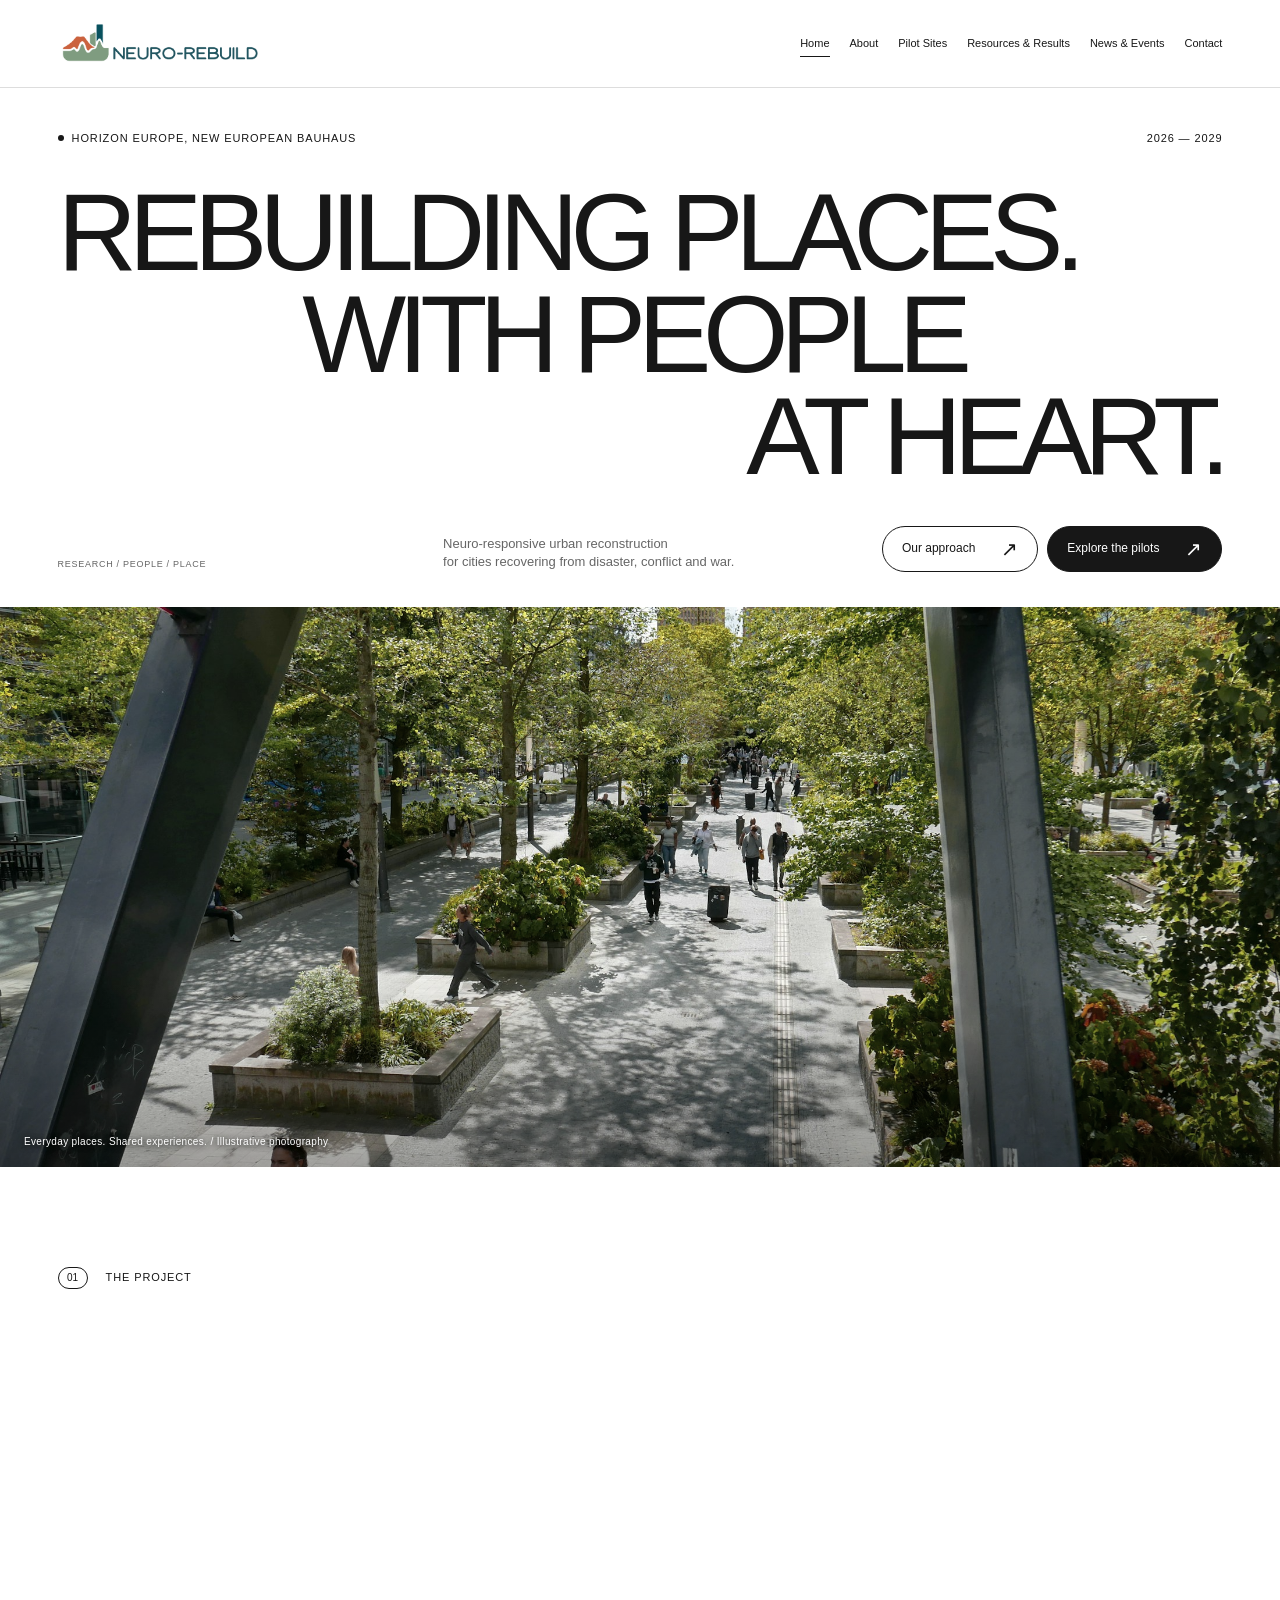
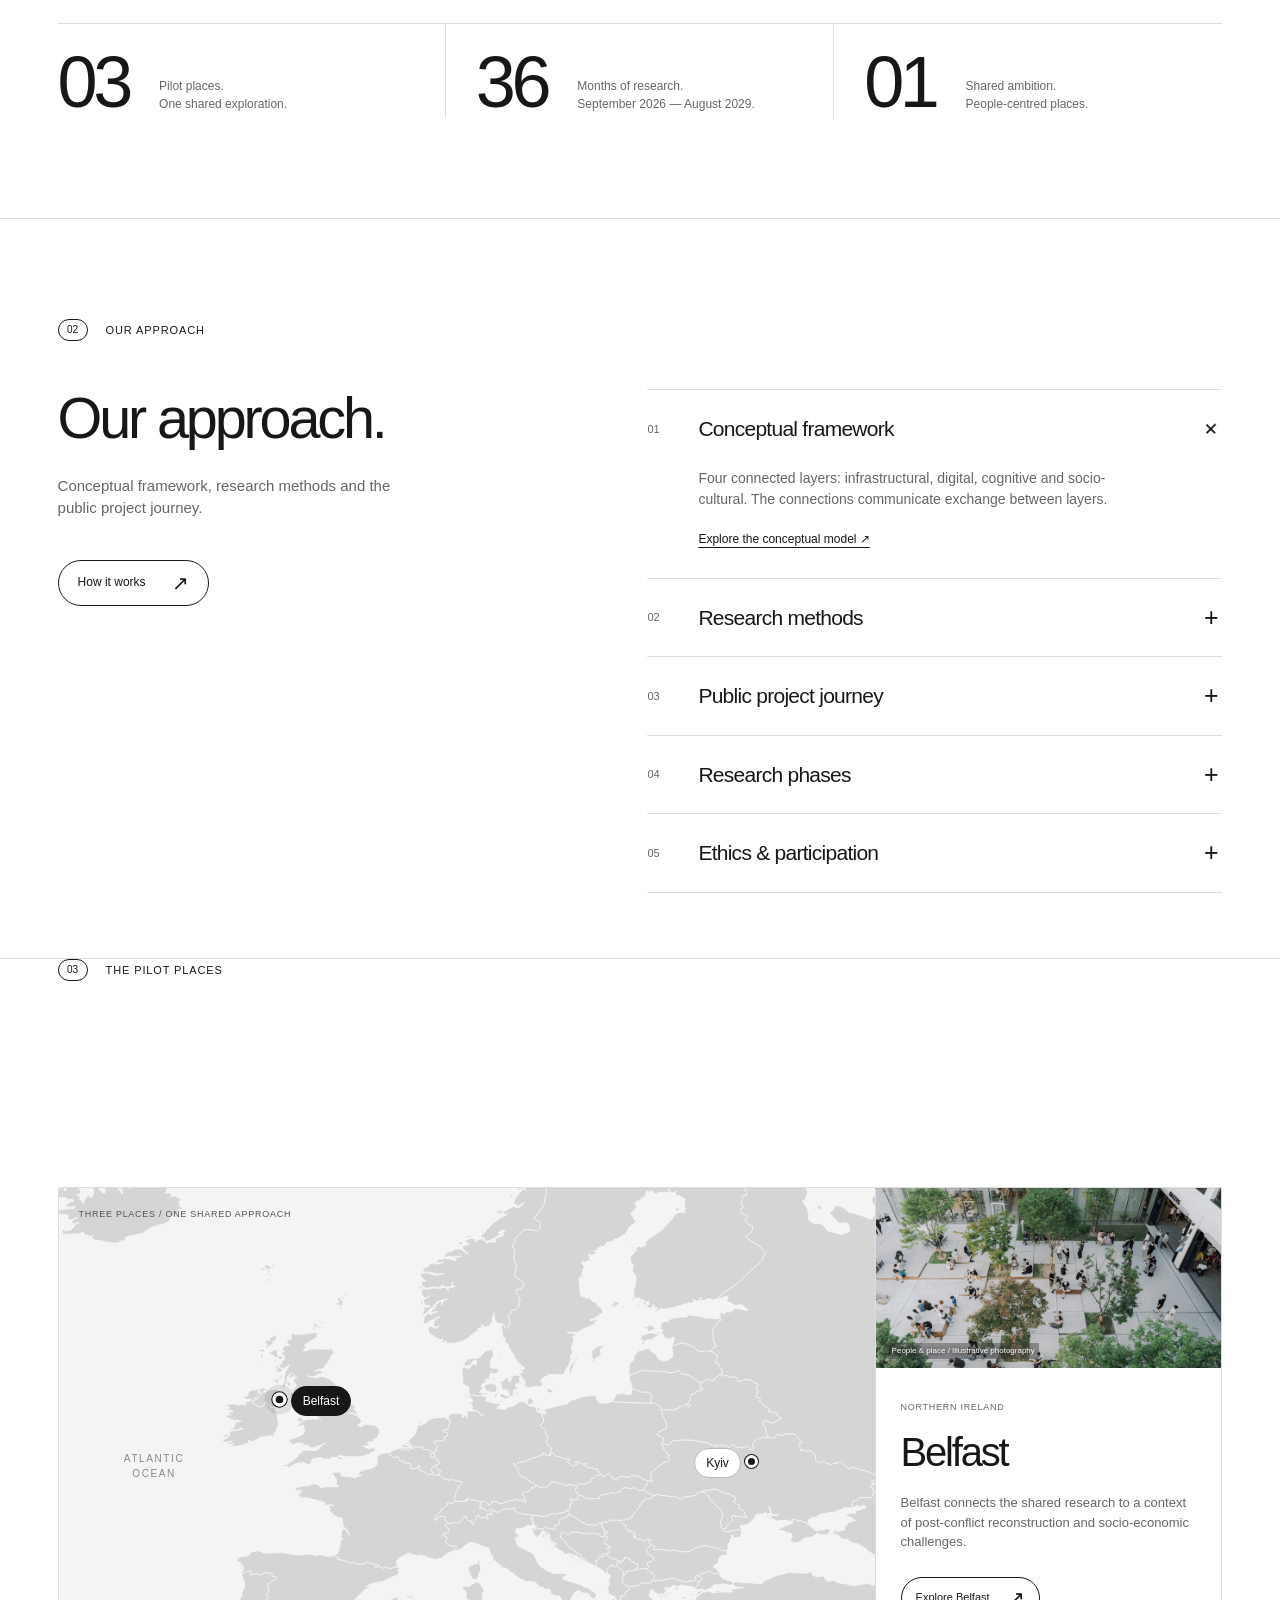
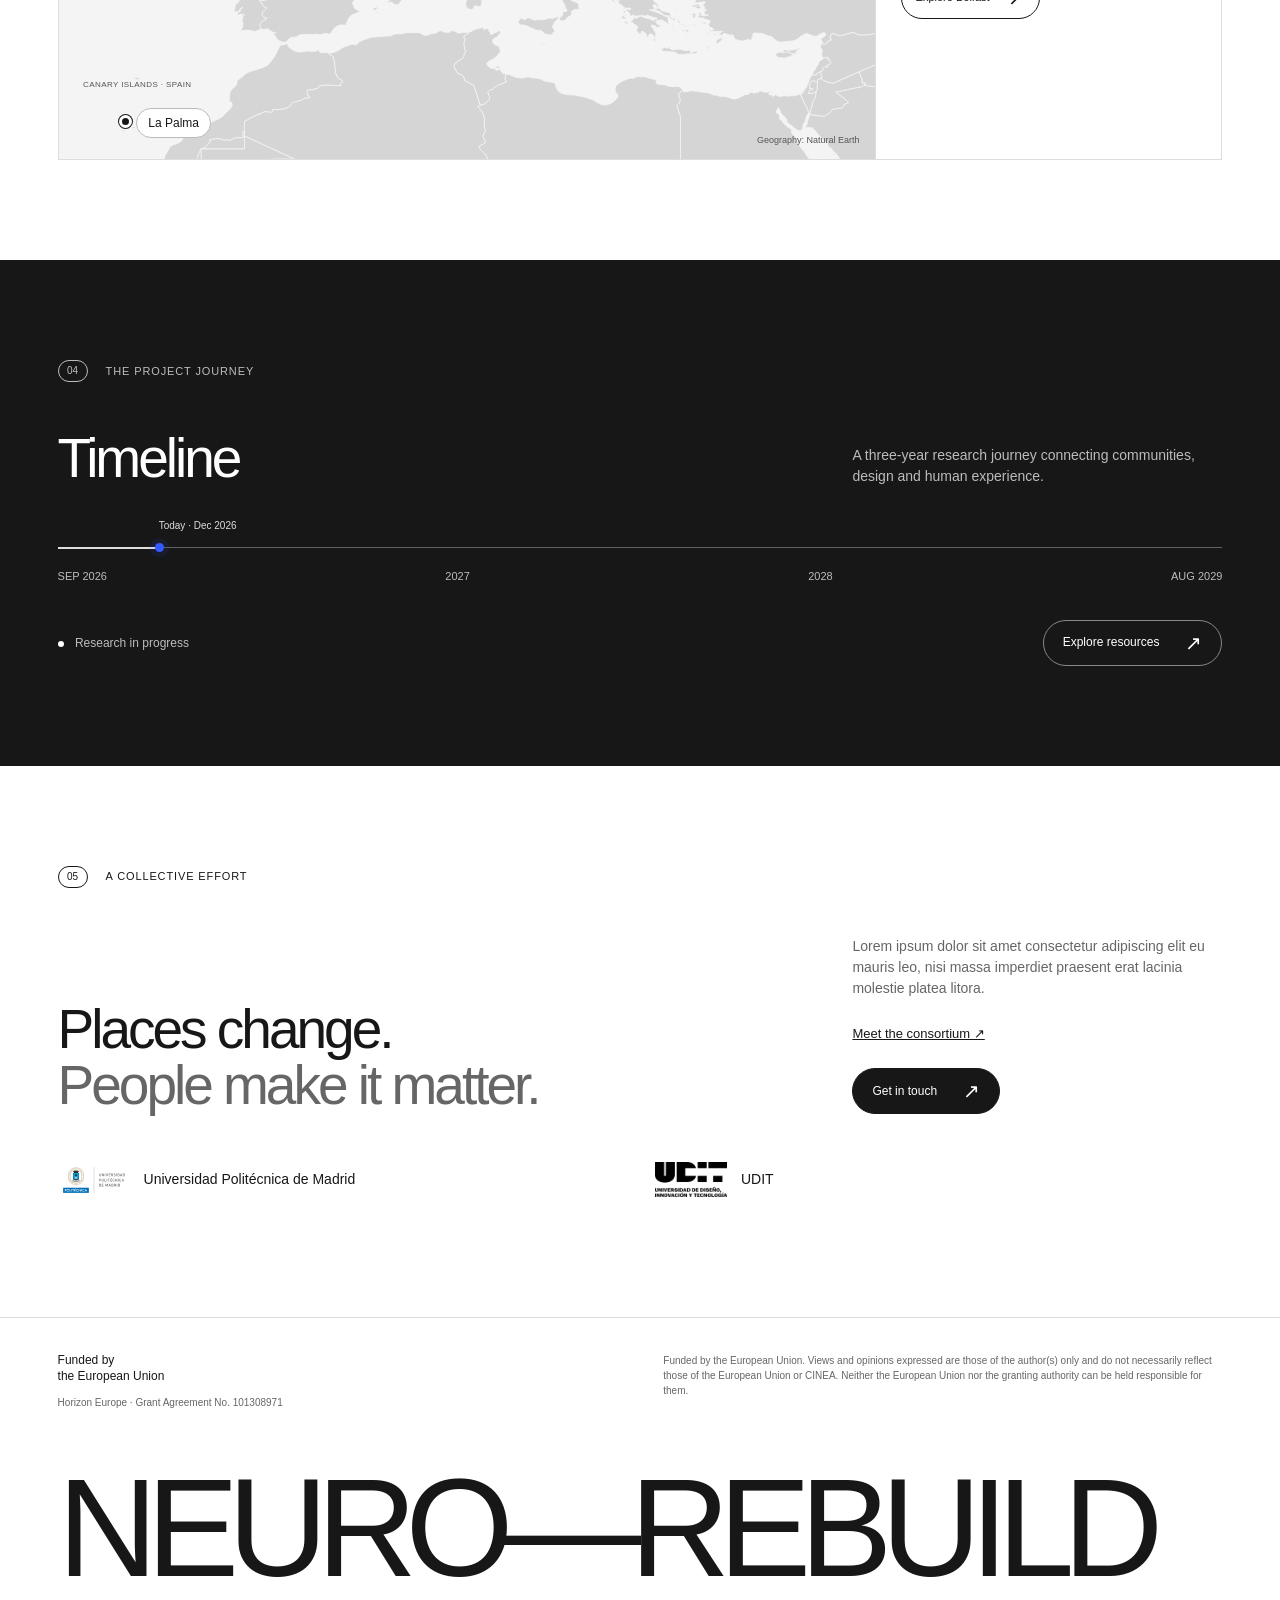
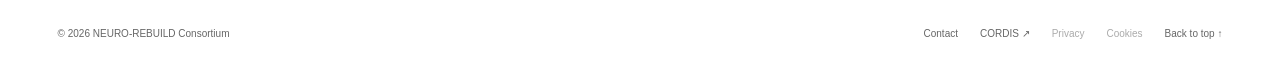
<file: index.html>
<!doctype html><html lang="en"><head><meta charset="utf-8"><meta http-equiv="refresh" content="0;url=html/index.html"><title>NEURO—REBUILD</title></head><body><a href="html/index.html">Open NEURO—REBUILD</a></body></html>
</file>
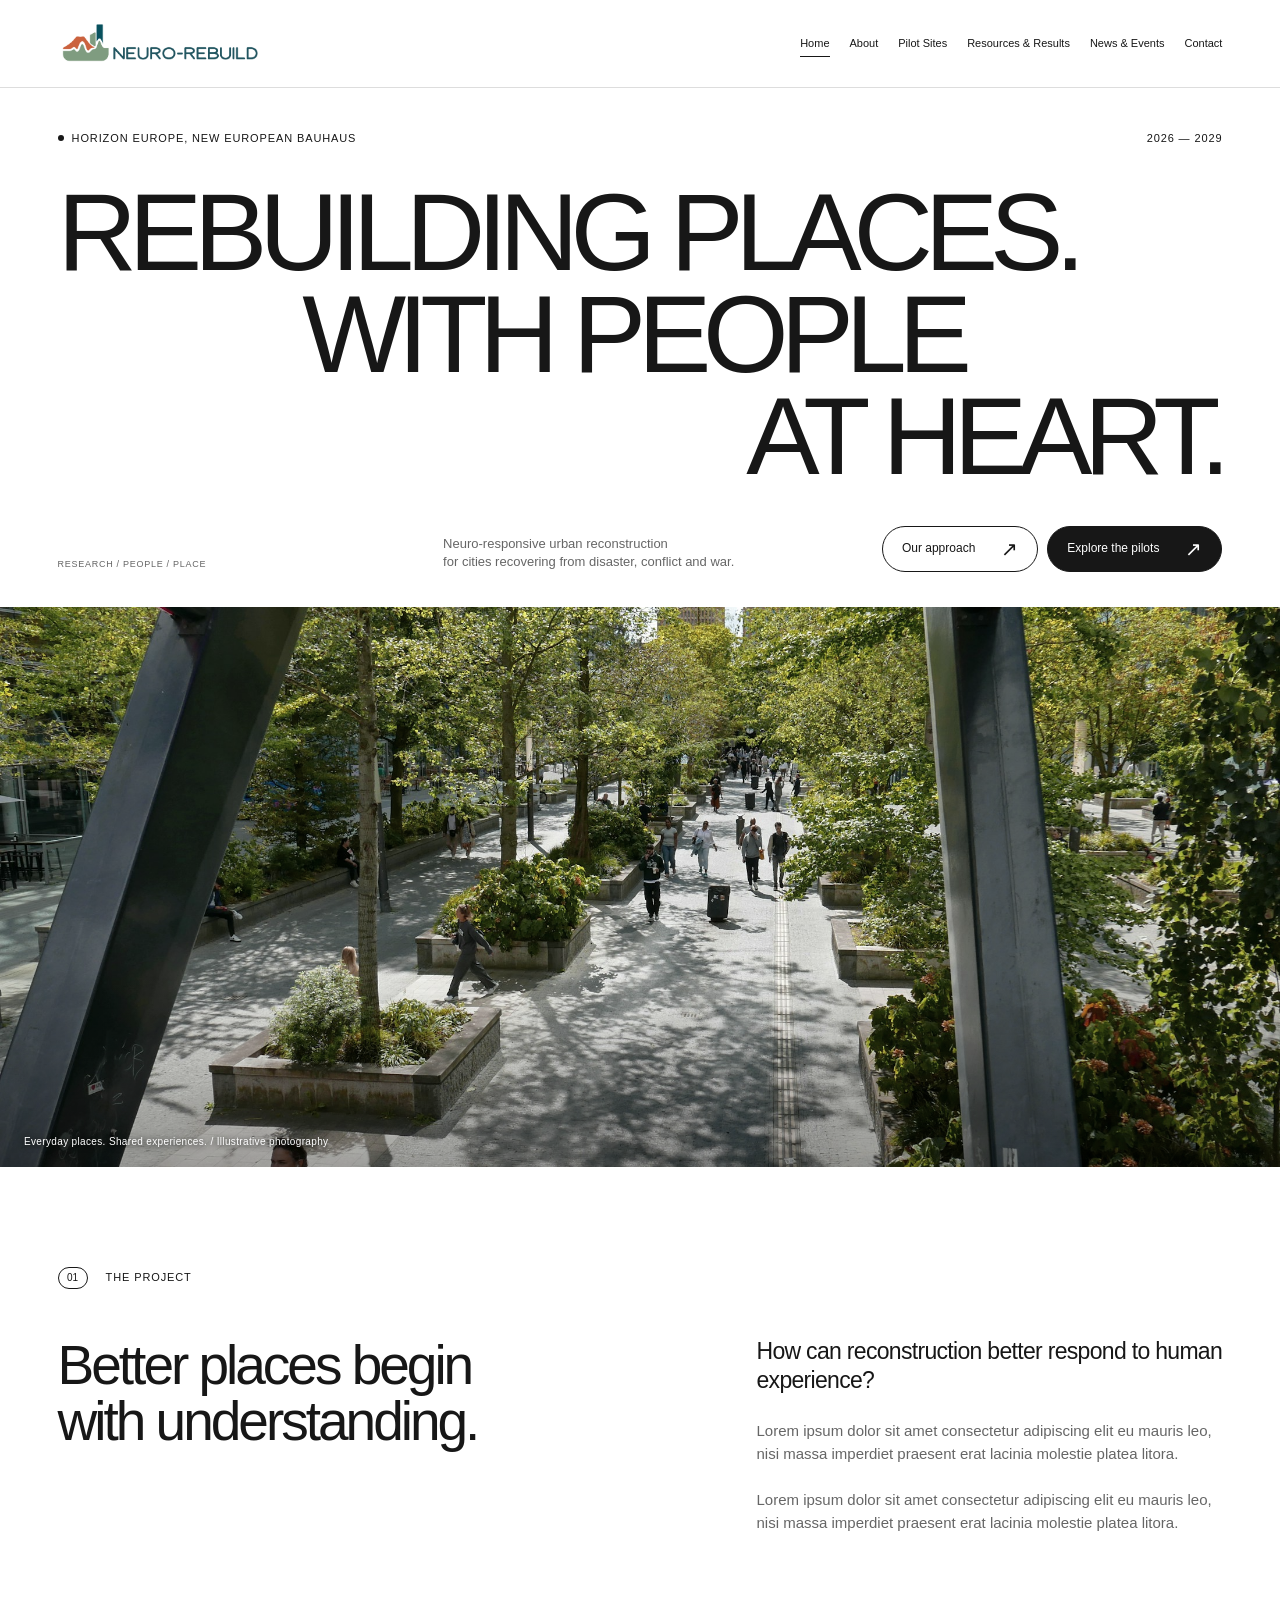
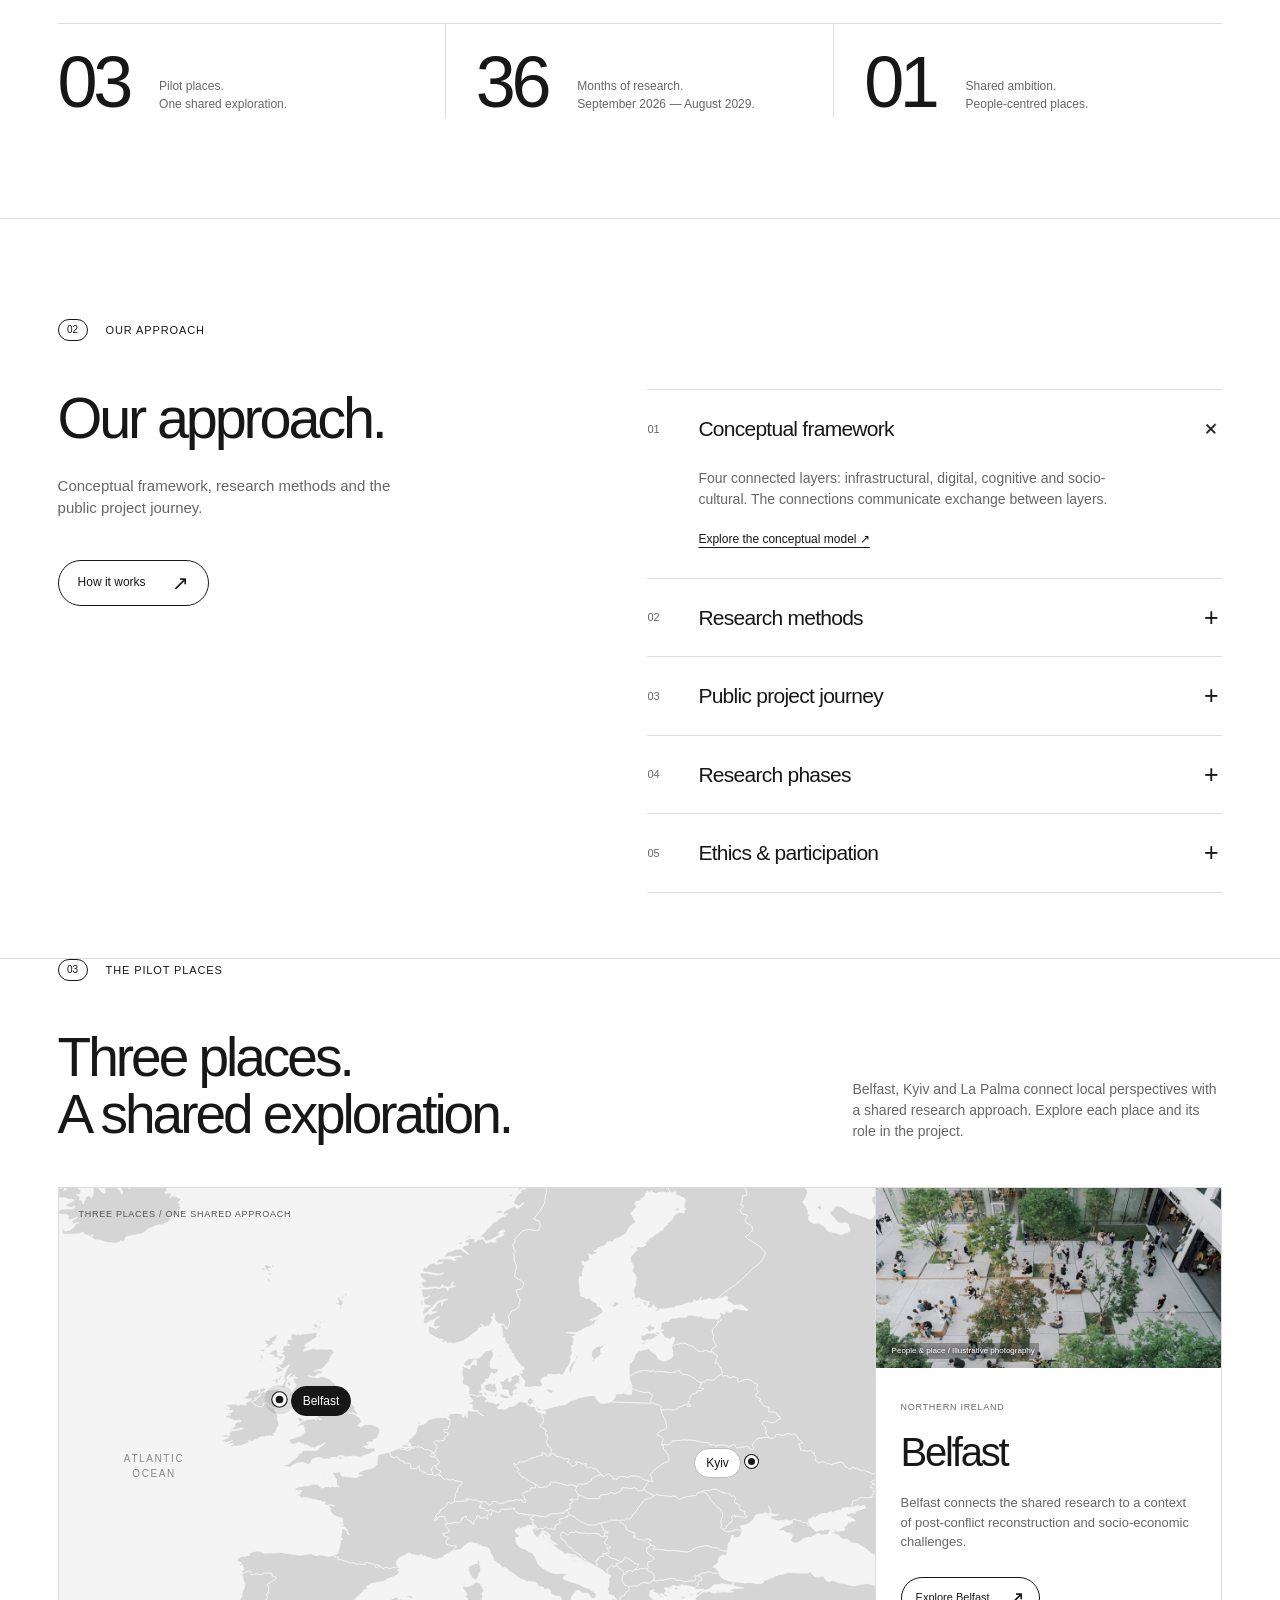
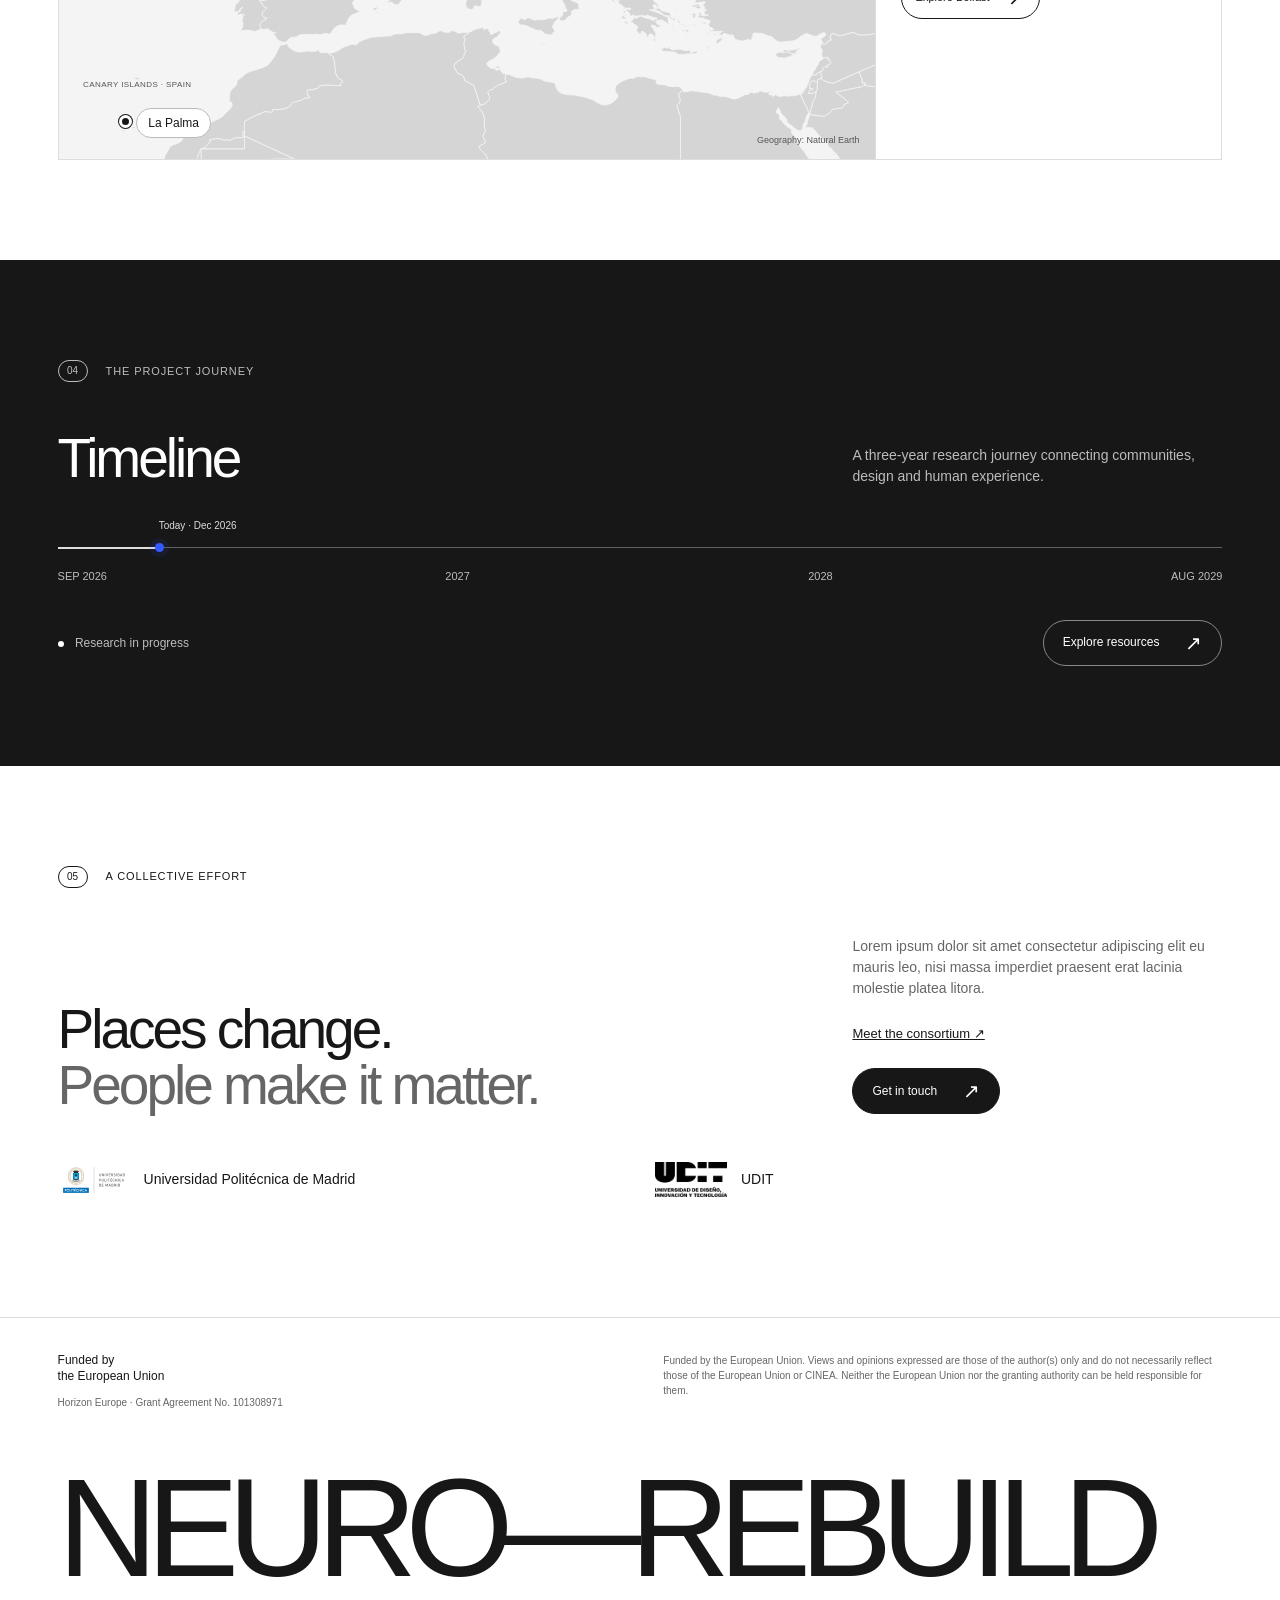
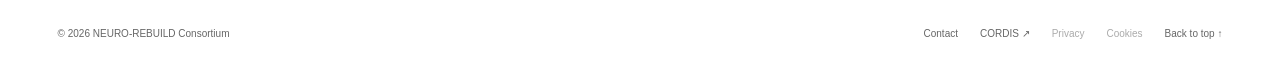
<file: html/index.html>
<!doctype html>
<html lang="en">
<head>
  <meta charset="utf-8">
  <meta name="viewport" content="width=device-width, initial-scale=1">
  <meta name="description" content="People-centred urban reconstruction. Explore the NEURO-REBUILD project, its approach and three pilot places.">
  <meta name="theme-color" content="#ffffff">
  <title>Places, with people at heart — NEURO-REBUILD</title>
  <link rel="icon" href="../assets/favicon.svg" type="image/svg+xml">
  <link rel="stylesheet" href="../css/styles.css">
  <script src="../js/content.js" defer></script>
  <script src="../js/script.js" defer></script>
  <script src="../js/modules.js" defer></script>
<script src="../js/partners.js" defer></script>
</head>
<body id="top">
<a class="skip" href="#main">Skip to content</a>
<header class="header wrap"><a class="brand" href="index.html" aria-label="NEURO-REBUILD home"><img src="../assets/NeuroRebuild.png" alt="NEURO-REBUILD" width="2410" height="578"></a>

<button class="menu" aria-controls="navigation" aria-expanded="false" aria-label="Open menu"><span></span><span></span></button>

<nav id="navigation" aria-label="Main navigation"><a href="index.html" aria-current="page">Home</a><a href="about.html">About</a><a href="pilots.html">Pilot Sites</a><a href="resources.html">Resources & Results</a><a href="news.html">News &amp; Events</a><a href="contact.html">Contact</a></nav></header>

<main id="main">

<section class="hero wrap">

<div class="hero-meta"><span><i class="status-dot"></i> Horizon Europe, New European Bauhaus</span><span>2026 — 2029</span></div>

<h1>REBUILDING PLACES.<br><span>WITH PEOPLE</span><br><span class="last-line">AT HEART.</span></h1>

<div class="hero-bottom"><span class="hero-index">RESEARCH / PEOPLE / PLACE</span>

<p>Neuro-responsive urban reconstruction<br>for cities recovering from disaster, conflict and war.</p>

<div class="hero-actions"><a class="button light" href="#approach">Our approach<span aria-hidden="true">↗</span></a><a class="button " href="#pilots">Explore the pilots<span aria-hidden="true">↗</span></a></div></div>
</section>

<figure class="photo hero-photo"><img src="../assets/public-space.jpg" alt="People walking along a tree-lined urban pedestrian space" loading="eager" width="2200" height="1467"><figcaption>Everyday places. Shared experiences. / Illustrative photography</figcaption></figure>

<section class="section wrap" id="project">

<div class="section-label"><span>01</span>THE PROJECT</div>

<div class="intro-grid reveal">

<h2>Better places begin<br>with understanding.</h2>

<div>

<p class="lead">How can reconstruction better respond to human experience?</p>

<p>Lorem ipsum dolor sit amet consectetur adipiscing elit eu mauris leo, nisi massa imperdiet praesent erat lacinia molestie platea litora.</p>

<p>Lorem ipsum dolor sit amet consectetur adipiscing elit eu mauris leo, nisi massa imperdiet praesent erat lacinia molestie platea litora.</p></div></div>

<div class="stats">

<div><strong>03</strong><span>Pilot places.<br>One shared exploration.</span></div>

<div><strong>36</strong><span>Months of research.<br>September 2026 — August 2029.</span></div>

<div><strong>01</strong><span>Shared ambition.<br>People-centred places.</span></div></div></section>

<section class="approach section wrap" id="approach">
<div class="section-label"><span>02</span>OUR APPROACH</div>
<div class="approach-editorial approach-table">
<div class="approach-statement">
<h2>Our approach.</h2>
<p>Conceptual framework, research methods and the public project journey.</p><a class="button light" href="about.html#how-it-works">How it works <span aria-hidden="true">↗</span></a></div>
<div class="process">
<details class="process-row" open>
<summary><span class="row-number">01</span>
<h3>Conceptual framework</h3><span class="plus" aria-hidden="true">+</span></summary>
<div class="process-content">
<p>Four connected layers: infrastructural, digital, cognitive and socio-cultural. The connections communicate exchange between layers.</p><a class="approach-detail-link" href="about.html#concept-model">Explore the conceptual model ↗</a></div></details>
<details class="process-row" >
<summary><span class="row-number">02</span>
<h3>Research methods</h3><span class="plus" aria-hidden="true">+</span></summary>
<div class="process-content">
<p>Measure, model, experience and co-create. The approach combines neurophysiological tools, digital twins, immersive virtual reality and co-creation.</p><a class="approach-detail-link" href="about.html#how-it-works">How it works ↗</a></div></details>
<details class="process-row" >
<summary><span class="row-number">03</span>
<h3>Public project journey</h3><span class="plus" aria-hidden="true">+</span></summary>
<div class="process-content">
<p>September 2026 — August 2029.</p><a class="approach-detail-link" href="index.html#journey">View the project timeline ↗</a></div></details>
<details class="process-row" >
<summary><span class="row-number">04</span>
<h3>Research phases</h3><span class="plus" aria-hidden="true">+</span></summary>
<div class="process-content">
<p class="placeholder-copy">Lorem ipsum dolor sit amet, consectetur adipiscing elit. Sed do eiusmod tempor incididunt ut labore et dolore magna aliqua.</p></div></details>
<details class="process-row" >
<summary><span class="row-number">05</span>
<h3>Ethics & participation</h3><span class="plus" aria-hidden="true">+</span></summary>
<div class="process-content">
<p class="placeholder-copy">Lorem ipsum dolor sit amet, consectetur adipiscing elit. Sed do eiusmod tempor incididunt ut labore et dolore magna aliqua.</p></div></details></div></div></section>
<section class="section wrap" id="pilots">

<div class="section-label"><span>03</span>THE PILOT PLACES</div>

<div class="section-heading reveal">

<h2>Three places.<br>A shared exploration.</h2>

<p>Belfast, Kyiv and La Palma connect local perspectives with a shared research approach. Explore each place and its role in the project.</p></div>

<div class="pilot-map-module">

<div class="geographic-map" role="group" aria-label="Fixed geographic map of the three pilot locations"><img src="../assets/europe-map.svg" alt="Europe and the north Atlantic, including the Canary Islands" width="1000" height="700"><span class="map-heading">THREE PLACES / ONE SHARED APPROACH</span><span class="ocean-label">ATLANTIC<br>OCEAN</span><span class="canary-label">CANARY ISLANDS · SPAIN</span>

<button class="map-marker marker-belfast" data-map-pilot="belfast" style="--x:27.095%;--y:37.033%" aria-controls="pilot-map-card" aria-pressed="true"><span class="marker-dot" aria-hidden="true"></span><span class="marker-name">Belfast</span></button>

<button class="map-marker marker-kyiv" data-map-pilot="kyiv" style="--x:84.958%;--y:47.882%" aria-controls="pilot-map-card" aria-pressed="false"><span class="marker-dot" aria-hidden="true"></span><span class="marker-name">Kyiv</span></button>

<button class="map-marker marker-la-palma" data-map-pilot="la-palma" style="--x:8.175%;--y:93.441%" aria-controls="pilot-map-card" aria-pressed="false"><span class="marker-dot" aria-hidden="true"></span><span class="marker-name">La Palma</span></button><span class="map-credit">Geography: Natural Earth</span></div>

<section class="map-card" id="pilot-map-card" aria-label="Selected pilot">

<figure><img id="map-photo" src="../assets/community.jpg" alt="People gathering in an urban courtyard; illustrative photograph" width="1600" height="1067" loading="lazy"><figcaption id="map-photo-caption">People & place / Illustrative photography</figcaption></figure>

<div class="map-card-copy">

<div aria-live="polite" aria-atomic="true"><span class="eyebrow" id="map-country">NORTHERN IRELAND</span>

<h3 id="map-city">Belfast</h3>

<p id="map-description">Belfast brings a local perspective to the shared research on people-centred urban reconstruction.</p></div><a class="button light" id="map-pilot-link" href="pilot.html?site=belfast">Explore Belfast <span aria-hidden="true">↗</span></a></div></section></div>

</section>

<section class="journey section wrap" id="journey">

<div class="section-label"><span>04</span>THE PROJECT JOURNEY</div>

<div class="section-heading">

<h2>Timeline</h2>

<p>A three-year research journey connecting communities, design and human experience.</p></div>

<div class="public-timeline" data-timeline>

<div class="timeline-track">

<div class="timeline-progress"></div><span class="timeline-current"><i></i><span data-current-label>Today</span></span></div>

<div class="timeline-range"><time datetime="2026-09-01">SEP 2026</time><span>2027</span><span>2028</span><time datetime="2029-08-31">AUG 2029</time></div>

</div>

<div class="journey-link"><span class="status"><i class="status-dot"></i> Research in progress</span><a class="button light" href="resources.html">Explore resources<span aria-hidden="true">↗</span></a></div></section>

<section class="section wrap" id="latest-updates" data-content-section="updates" hidden>

<div class="section-label"><span>05</span>NEWS & EVENTS</div>

<h2>From the project.</h2>

<div data-content-list="updates"></div></section>

<section class="section wrap" id="featured-resources" data-content-section="resources" hidden>

<div class="section-label"><span>06</span>RESOURCES & RESULTS</div>

<h2>Knowledge to share.</h2>

<div data-content-list="resources"></div></section>

<section class="connect section wrap" id="connect">

<div class="section-label"><span>05</span>A COLLECTIVE EFFORT</div>

<div class="section-heading">

<h2>Places change.<br><span class="muted">People make it matter.</span></h2>

<div>

<p>Lorem ipsum dolor sit amet consectetur adipiscing elit eu mauris leo, nisi massa imperdiet praesent erat lacinia molestie platea litora.</p><a class="consortium-link" href="about.html#consortium">Meet the consortium ↗</a>

<a class="button" href="contact.html">Get in touch <span aria-hidden="true">↗</span></a></div></div><div class="partner-rotation" data-partner-rotation aria-label="Consortium partners"><div class="partner-pair"><div class="rotating-partner"><span>Universidad Politécnica de Madrid</span></div><div class="rotating-partner"><span>UDIT</span></div></div></div></section></main>

<footer class="footer wrap">

<div class="footer-top">

<div class="funding">

<div>Funded by<br><strong>the European Union</strong><small>Horizon Europe · Grant Agreement No. 101308971</small></div></div>

<p>Funded by the European Union. Views and opinions expressed are those of the author(s) only and do not necessarily reflect those of the European Union or CINEA. Neither the European Union nor the granting authority can be held responsible for them.</p></div><a class="footer-wordmark" href="index.html" aria-label="NEURO REBUILD home">NEURO—<span>REBUILD</span></a>

<div class="footer-bottom"><span>© 2026 NEURO-REBUILD Consortium</span>

<div><a href="contact.html">Contact</a><a href="https://cordis.europa.eu/project/id/101308971" target="_blank" rel="noopener noreferrer">CORDIS ↗</a><span aria-disabled="true">Privacy</span><span aria-disabled="true">Cookies</span><a href="#top">Back to top ↑</a></div></div></footer>
</body>
</html>
</file>
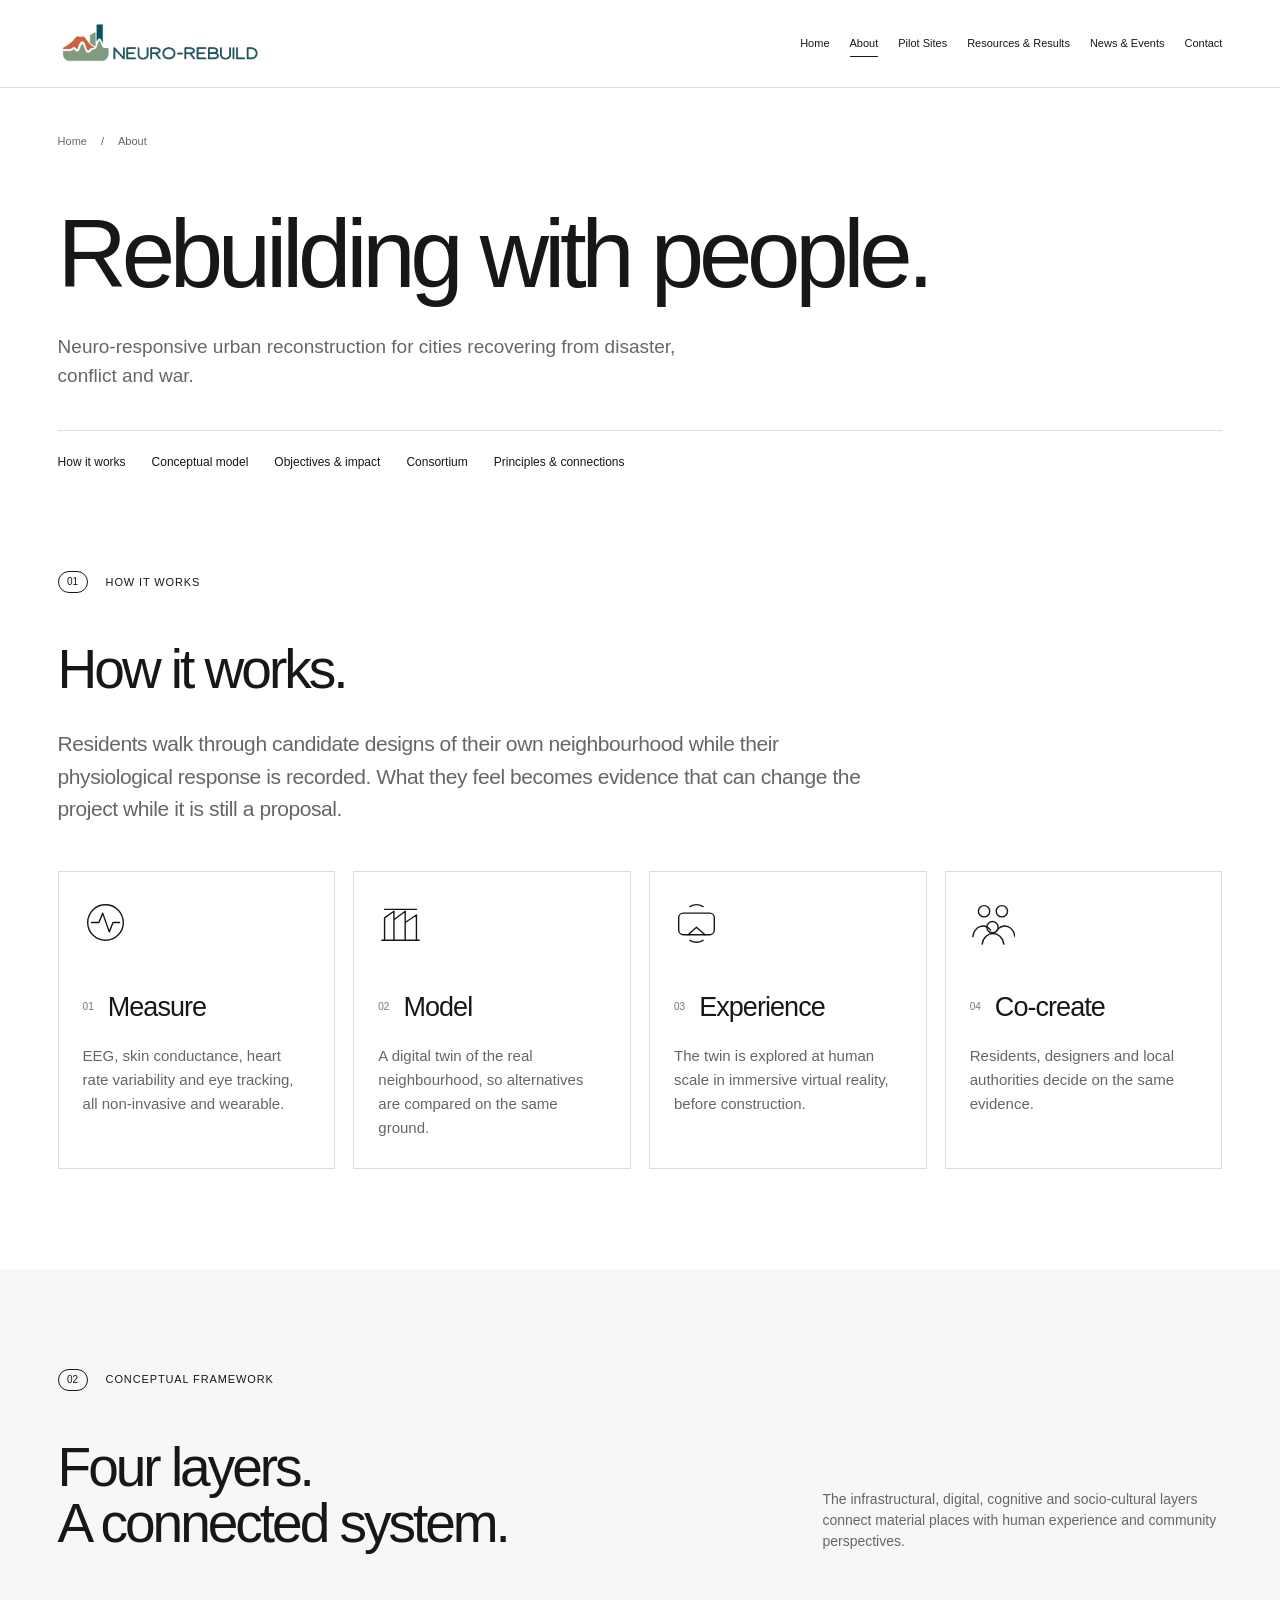
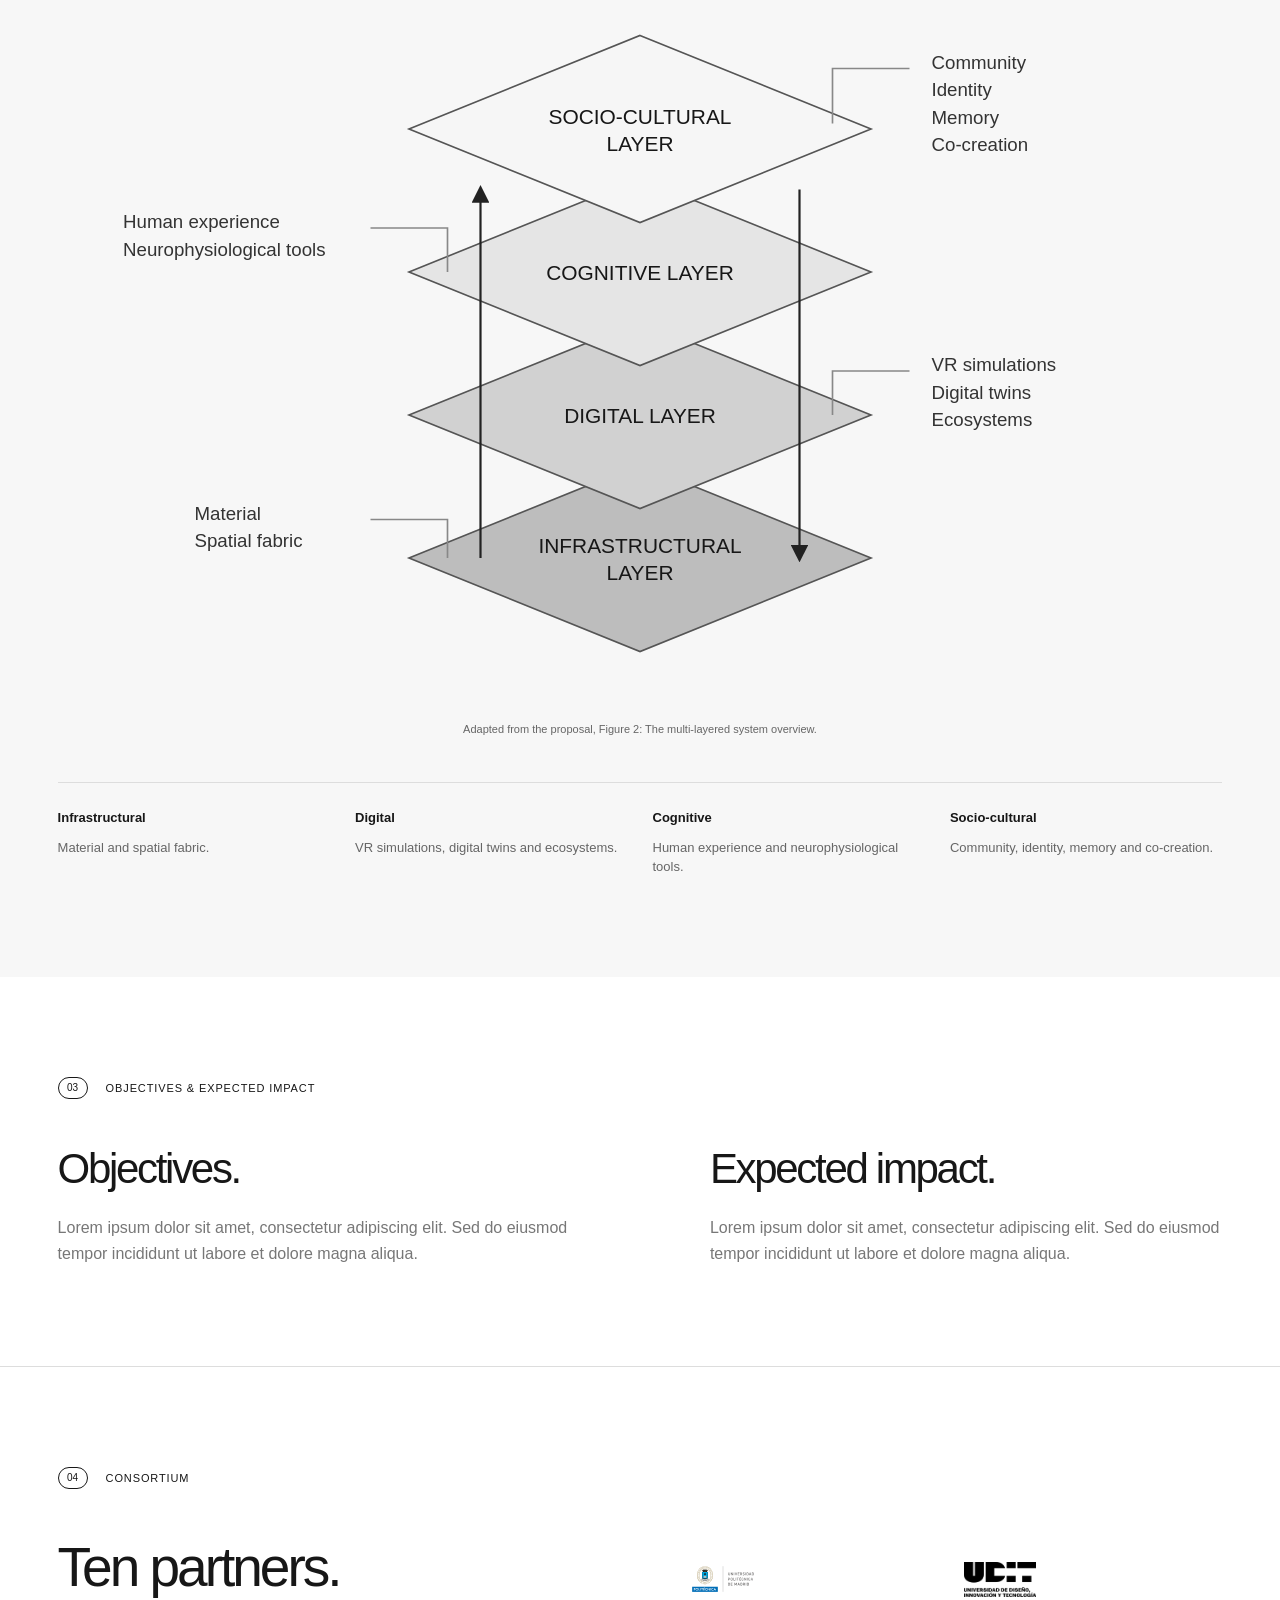
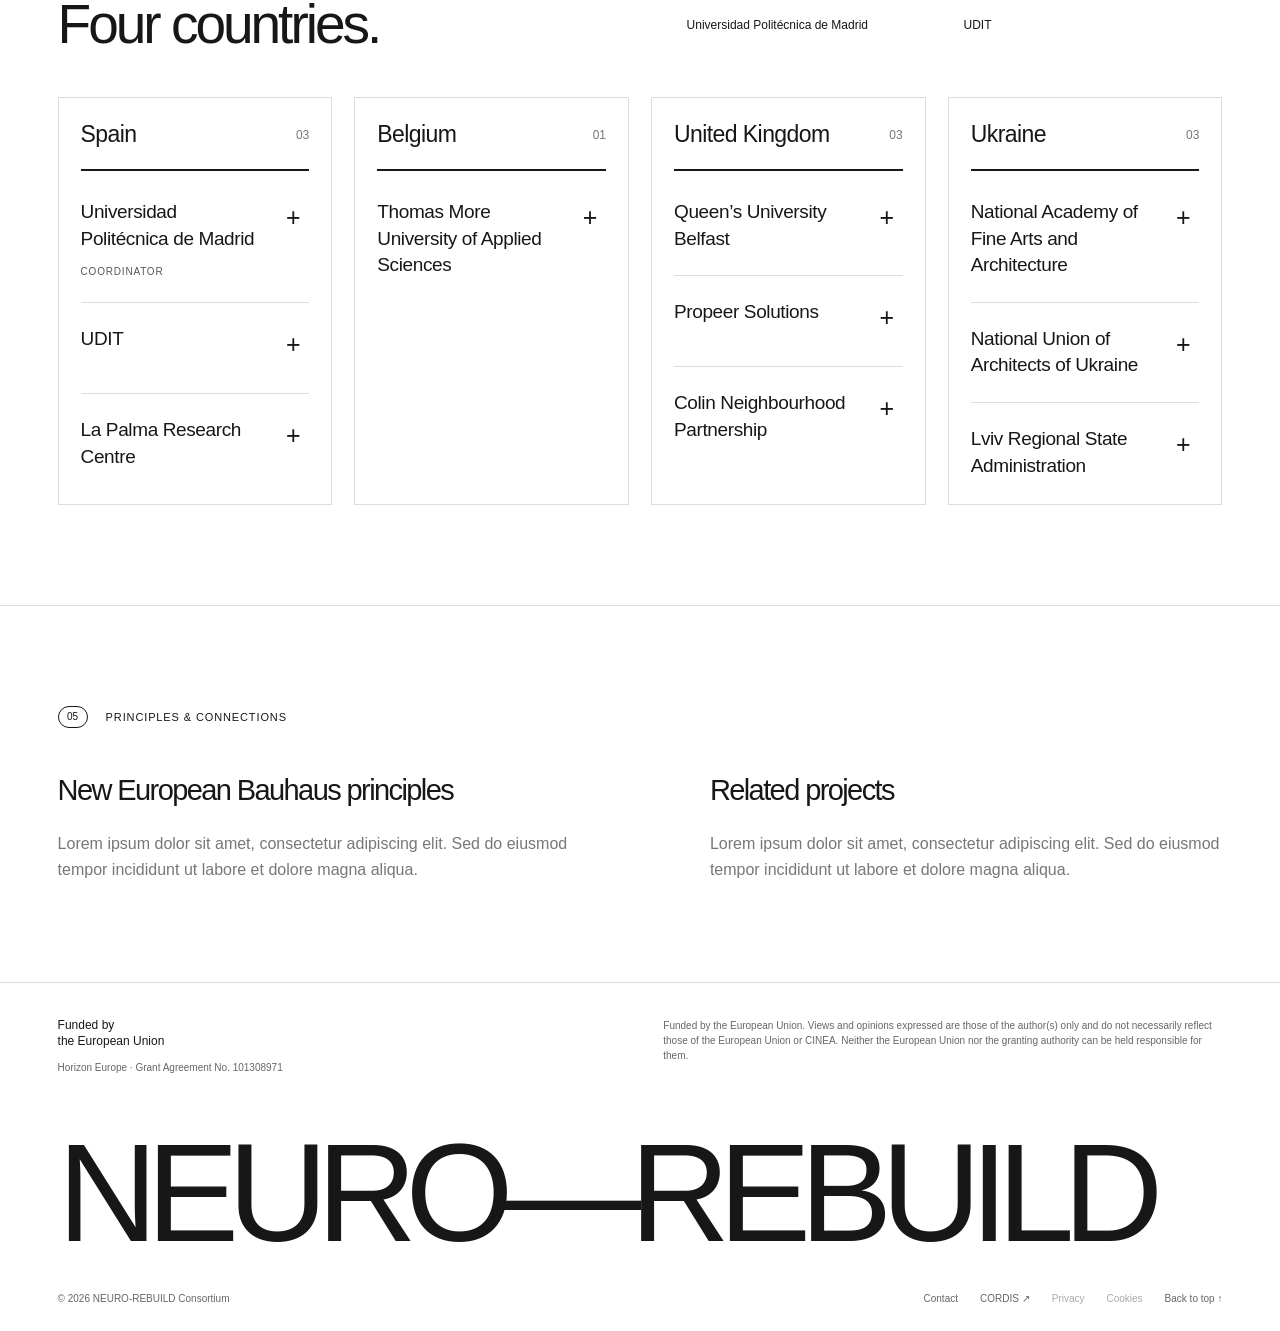
<file: html/about.html>
<!doctype html>
<html lang="en">
<head>
  <meta charset="utf-8">
  <meta name="viewport" content="width=device-width, initial-scale=1">
  <meta name="description" content="People-centred urban reconstruction. Explore the NEURO-REBUILD project, its approach and three pilot places.">
  <meta name="theme-color" content="#ffffff">
  <title>About — NEURO-REBUILD</title>
  <link rel="icon" href="../assets/favicon.svg" type="image/svg+xml">
  <link rel="stylesheet" href="../css/styles.css">
  <script src="../js/content.js" defer></script>
  <script src="../js/script.js" defer></script>
  <script src="../js/modules.js" defer></script>
<script src="../js/partners.js" defer></script>
</head>
<body id="top">
<a class="skip" href="#main">Skip to content</a>
<header class="header wrap"><a class="brand" href="index.html" aria-label="NEURO-REBUILD home"><img src="../assets/NeuroRebuild.png" alt="NEURO-REBUILD" width="2410" height="578"></a>

<button class="menu" aria-controls="navigation" aria-expanded="false" aria-label="Open menu"><span></span><span></span></button>

<nav id="navigation" aria-label="Main navigation"><a href="index.html">Home</a><a href="about.html" aria-current="page">About</a><a href="pilots.html">Pilot Sites</a><a href="resources.html">Resources & Results</a><a href="news.html">News &amp; Events</a><a href="contact.html">Contact</a></nav></header>

<main id="main">
<section class="page-hero wrap">
<div class="breadcrumb"><a href="index.html">Home</a><span>/</span><span>About</span></div>
<h1 class="destination-title">Rebuilding with people.</h1>
<p class="destination-intro">Neuro-responsive urban reconstruction for cities recovering from disaster, conflict and war.</p>
<nav class="about-sections" aria-label="About sections"><a href="#how-it-works">How it works</a><a href="#concept-model">Conceptual model</a><a href="#objectives">Objectives & impact</a><a href="#consortium">Consortium</a><a href="#principles">Principles & connections</a></nav></section>
<section class="section wrap how-it-works" id="how-it-works">
<div class="section-label"><span>01</span>HOW IT WORKS</div>
<h2>How it works.</h2>
<p class="how-intro">Residents walk through candidate designs of their own neighbourhood while their physiological response is recorded. What they feel becomes evidence that can change the project while it is still a proposal.</p>
<div class="methods-grid">
<article class="method-card"><svg viewBox="0 0 48 48" aria-hidden="true"><circle cx="24" cy="24" r="19"/><path d="M9 24h8l4-10 7 20 4-10h7"/></svg>
<h3><span>01</span>Measure</h3>
<p>EEG, skin conductance, heart rate variability and eye tracking, all non-invasive and wearable.</p></article>
<article class="method-card"><svg viewBox="0 0 48 48" aria-hidden="true"><path d="M4 43h40M7 43V19l10-7v31m0-22 12-9v31m0-19 12-8v27M7 10h34"/></svg>
<h3><span>02</span>Model</h3>
<p>A digital twin of the real neighbourhood, so alternatives are compared on the same ground.</p></article>
<article class="method-card"><svg viewBox="0 0 48 48" aria-hidden="true"><rect x="5" y="14" width="38" height="23" rx="5"/><path d="m15 37 9-8 9 8M17 7c5-3 9-3 14 0M17 43c5 3 9 3 14 0"/></svg>
<h3><span>03</span>Experience</h3>
<p>The twin is explored at human scale in immersive virtual reality, before construction.</p></article>
<article class="method-card"><svg viewBox="0 0 48 48" aria-hidden="true"><circle cx="15" cy="12" r="6"/><circle cx="34" cy="12" r="6"/><circle cx="24" cy="29" r="6"/><path d="M3 39c2-11 12-15 19-7m26 7c-2-11-12-15-19-7M13 47c2-15 21-15 23 0"/></svg>
<h3><span>04</span>Co-create</h3>
<p>Residents, designers and local authorities decide on the same evidence.</p></article></div></section>
<section class="section wrap conceptual-section" id="concept-model">
<div class="section-label"><span>02</span>CONCEPTUAL FRAMEWORK</div>
<div class="section-heading">
<h2>Four layers.<br>A connected system.</h2>
<p>The infrastructural, digital, cognitive and socio-cultural layers connect material places with human experience and community perspectives.</p></div>
<figure class="proposal-model"><img class="proposal-model-desktop" src="../assets/conceptual-model.svg" width="1000" height="640" alt="Four layers connected in both directions: infrastructural, digital, cognitive and socio-cultural. Their components are described below.">
<div class="proposal-model-mobile"><span class="eyebrow">EXCHANGE BETWEEN LAYERS ↕</span><ol><li><span>Socio-cultural</span>
<p>Community · Identity · Memory · Co-creation</p></li><li><span>Cognitive</span>
<p>Human experience · Neurophysiological tools</p></li><li><span>Digital</span>
<p>VR simulations · Digital twins · Ecosystems</p></li><li><span>Infrastructural</span>
<p>Material · Spatial fabric</p></li></ol></div><figcaption>Adapted from the proposal, Figure 2: The multi-layered system overview.</figcaption></figure><dl class="model-key">
<div><dt>Infrastructural</dt><dd>Material and spatial fabric.</dd></div>
<div><dt>Digital</dt><dd>VR simulations, digital twins and ecosystems.</dd></div>
<div><dt>Cognitive</dt><dd>Human experience and neurophysiological tools.</dd></div>
<div><dt>Socio-cultural</dt><dd>Community, identity, memory and co-creation.</dd></div></dl></section>
<section class="section wrap" id="objectives">
<div class="section-label"><span>03</span>OBJECTIVES & EXPECTED IMPACT</div>
<div class="about-copy-grid">
<div>
<h2>Objectives.</h2>
<p class="placeholder-copy">Lorem ipsum dolor sit amet, consectetur adipiscing elit. Sed do eiusmod tempor incididunt ut labore et dolore magna aliqua.</p></div>
<div>
<h2>Expected impact.</h2>
<p class="placeholder-copy">Lorem ipsum dolor sit amet, consectetur adipiscing elit. Sed do eiusmod tempor incididunt ut labore et dolore magna aliqua.</p></div></div></section>
<section class="section wrap consortium-section" id="consortium">
<div class="section-label"><span>04</span>CONSORTIUM</div>
<div class="section-heading">
<h2>Ten partners.<br>Four countries.</h2><div class="partner-rotation" data-partner-rotation aria-label="Consortium partners"><div class="partner-pair"><div class="rotating-partner"><span>Universidad Politécnica de Madrid</span></div><div class="rotating-partner"><span>UDIT</span></div></div></div></div>
<div class="partners-grid">
<section class="partner-country">
<h3>Spain<span>03</span></h3><ul><li data-partner><details class="partner-description"><summary><div><h4>Universidad Politécnica de Madrid</h4><span class="partner-role">Coordinator</span></div><span class="partner-toggle" aria-hidden="true">+</span></summary>
<p class="placeholder-copy">Lorem ipsum dolor sit amet, consectetur adipiscing elit. Sed do eiusmod tempor incididunt ut labore et dolore magna aliqua.</p></details></li><li data-partner><details class="partner-description"><summary><div><h4>UDIT</h4></div><span class="partner-toggle" aria-hidden="true">+</span></summary>
<p class="placeholder-copy">Lorem ipsum dolor sit amet, consectetur adipiscing elit. Sed do eiusmod tempor incididunt ut labore et dolore magna aliqua.</p></details></li><li data-partner><details class="partner-description"><summary><div><h4>La Palma Research Centre</h4></div><span class="partner-toggle" aria-hidden="true">+</span></summary>
<p class="placeholder-copy">Lorem ipsum dolor sit amet, consectetur adipiscing elit. Sed do eiusmod tempor incididunt ut labore et dolore magna aliqua.</p></details></li></ul></section>
<section class="partner-country">
<h3>Belgium<span>01</span></h3><ul><li data-partner><details class="partner-description"><summary><div><h4>Thomas More University of Applied Sciences</h4></div><span class="partner-toggle" aria-hidden="true">+</span></summary>
<p class="placeholder-copy">Lorem ipsum dolor sit amet, consectetur adipiscing elit. Sed do eiusmod tempor incididunt ut labore et dolore magna aliqua.</p></details></li></ul></section>
<section class="partner-country">
<h3>United Kingdom<span>03</span></h3><ul><li data-partner><details class="partner-description"><summary><div><h4>Queen’s University Belfast</h4></div><span class="partner-toggle" aria-hidden="true">+</span></summary>
<p class="placeholder-copy">Lorem ipsum dolor sit amet, consectetur adipiscing elit. Sed do eiusmod tempor incididunt ut labore et dolore magna aliqua.</p></details></li><li data-partner><details class="partner-description"><summary><div><h4>Propeer Solutions</h4></div><span class="partner-toggle" aria-hidden="true">+</span></summary>
<p class="placeholder-copy">Lorem ipsum dolor sit amet, consectetur adipiscing elit. Sed do eiusmod tempor incididunt ut labore et dolore magna aliqua.</p></details></li><li data-partner><details class="partner-description"><summary><div><h4>Colin Neighbourhood Partnership</h4></div><span class="partner-toggle" aria-hidden="true">+</span></summary>
<p class="placeholder-copy">Lorem ipsum dolor sit amet, consectetur adipiscing elit. Sed do eiusmod tempor incididunt ut labore et dolore magna aliqua.</p></details></li></ul></section>
<section class="partner-country">
<h3>Ukraine<span>03</span></h3><ul><li data-partner><details class="partner-description"><summary><div><h4>National Academy of Fine Arts and Architecture</h4></div><span class="partner-toggle" aria-hidden="true">+</span></summary>
<p class="placeholder-copy">Lorem ipsum dolor sit amet, consectetur adipiscing elit. Sed do eiusmod tempor incididunt ut labore et dolore magna aliqua.</p></details></li><li data-partner><details class="partner-description"><summary><div><h4>National Union of Architects of Ukraine</h4></div><span class="partner-toggle" aria-hidden="true">+</span></summary>
<p class="placeholder-copy">Lorem ipsum dolor sit amet, consectetur adipiscing elit. Sed do eiusmod tempor incididunt ut labore et dolore magna aliqua.</p></details></li><li data-partner><details class="partner-description"><summary><div><h4>Lviv Regional State Administration</h4></div><span class="partner-toggle" aria-hidden="true">+</span></summary>
<p class="placeholder-copy">Lorem ipsum dolor sit amet, consectetur adipiscing elit. Sed do eiusmod tempor incididunt ut labore et dolore magna aliqua.</p></details></li></ul></section></div></section>
<section class="section wrap" id="principles">
<div class="section-label"><span>05</span>PRINCIPLES & CONNECTIONS</div>
<div class="about-copy-grid">
<div>
<h3>New European Bauhaus principles</h3>
<p class="placeholder-copy">Lorem ipsum dolor sit amet, consectetur adipiscing elit. Sed do eiusmod tempor incididunt ut labore et dolore magna aliqua.</p></div>
<div>
<h3>Related projects</h3>
<p class="placeholder-copy">Lorem ipsum dolor sit amet, consectetur adipiscing elit. Sed do eiusmod tempor incididunt ut labore et dolore magna aliqua.</p></div></div></section></main><footer class="footer wrap">

<div class="footer-top">

<div class="funding">

<div>Funded by<br><strong>the European Union</strong><small>Horizon Europe · Grant Agreement No. 101308971</small></div></div>

<p>Funded by the European Union. Views and opinions expressed are those of the author(s) only and do not necessarily reflect those of the European Union or CINEA. Neither the European Union nor the granting authority can be held responsible for them.</p></div><a class="footer-wordmark" href="index.html" aria-label="NEURO REBUILD home">NEURO—<span>REBUILD</span></a>

<div class="footer-bottom"><span>© 2026 NEURO-REBUILD Consortium</span>

<div><a href="contact.html">Contact</a><a href="https://cordis.europa.eu/project/id/101308971" target="_blank" rel="noopener noreferrer">CORDIS ↗</a><span aria-disabled="true">Privacy</span><span aria-disabled="true">Cookies</span><a href="#top">Back to top ↑</a></div></div></footer>
</body>
</html>
</file>
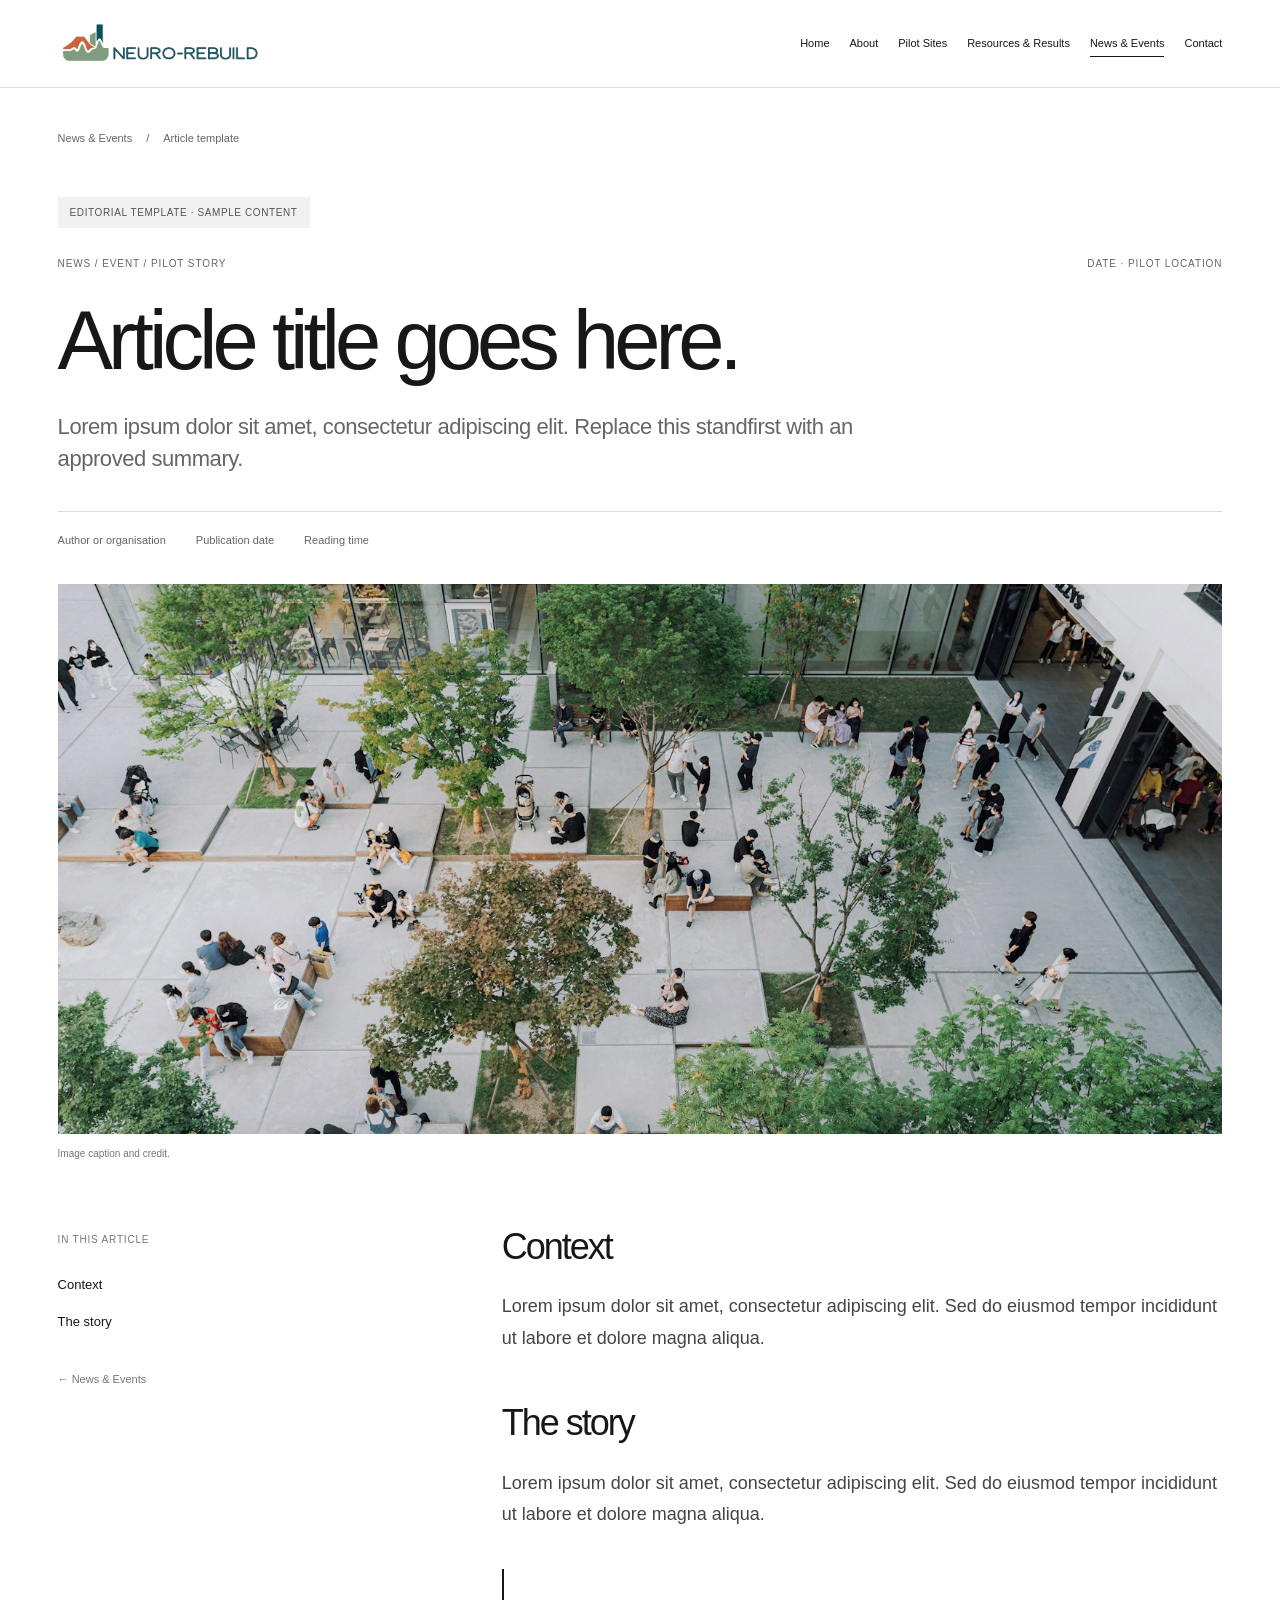
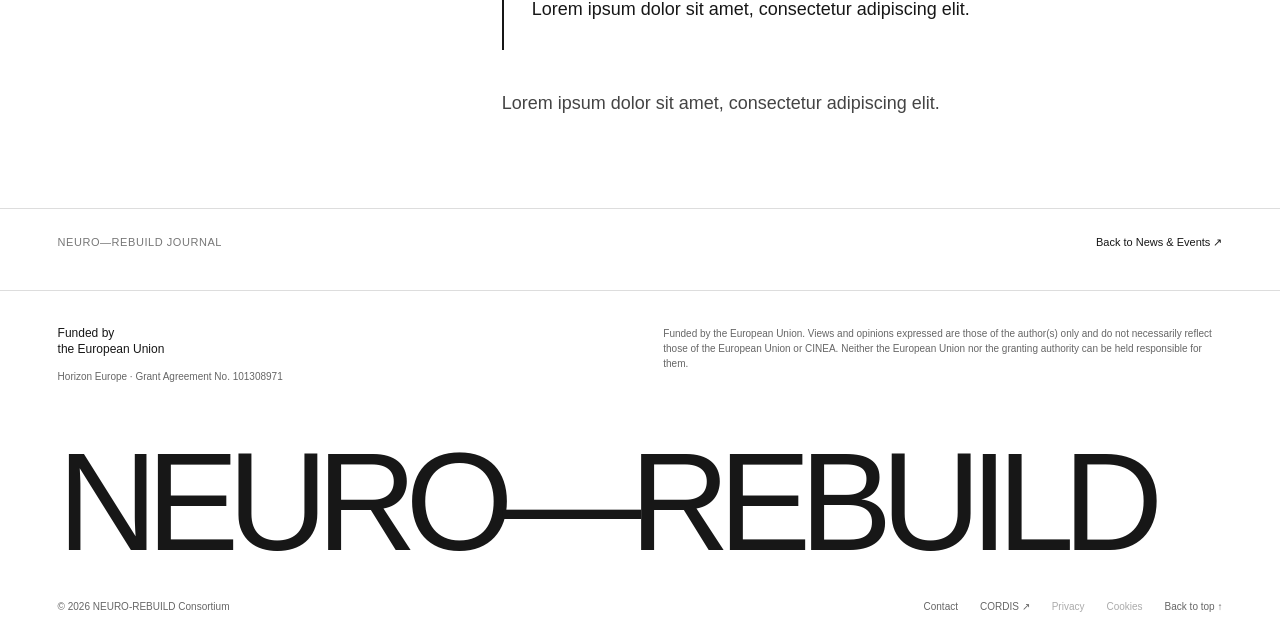
<file: html/blog-template.html>
<!doctype html>
<html lang="en">
<head>
<meta name="robots" content="noindex,nofollow">
  <meta charset="utf-8">
  <meta name="viewport" content="width=device-width, initial-scale=1">
  <meta name="description" content="People-centred urban reconstruction. Explore the NEURO-REBUILD project, its approach and three pilot places.">
  <meta name="theme-color" content="#ffffff">
  <title>Article template — NEURO-REBUILD</title>
  <link rel="icon" href="../assets/favicon.svg" type="image/svg+xml">
  <link rel="stylesheet" href="../css/styles.css">
  
  
  



</head>
<body id="top">
<a class="skip" href="#main">Skip to content</a>
<header class="header wrap"><a class="brand" href="index.html" aria-label="NEURO-REBUILD home"><img src="../assets/NeuroRebuild.png" alt="NEURO-REBUILD" width="2410" height="578"></a>

<button class="menu" aria-controls="navigation" aria-expanded="false" aria-label="Open menu"><span></span><span></span></button>

<nav id="navigation" aria-label="Main navigation"><a href="index.html">Home</a><a href="about.html">About</a><a href="pilots.html">Pilot Sites</a><a href="resources.html">Resources & Results</a><a href="news.html" aria-current="page">News &amp; Events</a><a href="contact.html">Contact</a></nav></header>

<main id="main"><article class="editorial-article"><div class="article-intro wrap"><div class="breadcrumb"><a href="news.html">News &amp; Events</a><span>/</span><span>Article template</span></div><span class="template-label">EDITORIAL TEMPLATE · SAMPLE CONTENT</span><div class="article-kicker"><span>NEWS / EVENT / PILOT STORY</span><span>DATE · PILOT LOCATION</span></div><h1>Article title goes here.</h1><p class="article-standfirst">Lorem ipsum dolor sit amet, consectetur adipiscing elit. Replace this standfirst with an approved summary.</p><div class="article-meta"><span>Author or organisation</span><time datetime="2026-11-02">Publication date</time><span>Reading time</span></div></div><figure class="article-cover wrap"><img src="../assets/community.jpg" alt="People gathering in an urban courtyard; illustrative photograph" width="1600" height="1067"><figcaption>Image caption and credit.</figcaption></figure><div class="article-layout wrap"><aside class="article-sidebar"><span class="eyebrow">IN THIS ARTICLE</span><nav aria-label="Article contents"><a href="#article-context">Context</a><a href="#article-detail">The story</a></nav><a class="article-back" href="news.html">← News &amp; Events</a></aside><div class="article-body"><h2 id="article-context">Context</h2><p>Lorem ipsum dolor sit amet, consectetur adipiscing elit. Sed do eiusmod tempor incididunt ut labore et dolore magna aliqua.</p><h2 id="article-detail">The story</h2><p>Lorem ipsum dolor sit amet, consectetur adipiscing elit. Sed do eiusmod tempor incididunt ut labore et dolore magna aliqua.</p><blockquote>Lorem ipsum dolor sit amet, consectetur adipiscing elit.</blockquote><p>Lorem ipsum dolor sit amet, consectetur adipiscing elit.</p></div></div><div class="article-end wrap"><span>NEURO—REBUILD JOURNAL</span><a href="news.html">Back to News &amp; Events ↗</a></div></article></main><footer class="footer wrap">

<div class="footer-top">

<div class="funding">

<div>Funded by<br><strong>the European Union</strong><small>Horizon Europe · Grant Agreement No. 101308971</small></div></div>

<p>Funded by the European Union. Views and opinions expressed are those of the author(s) only and do not necessarily reflect those of the European Union or CINEA. Neither the European Union nor the granting authority can be held responsible for them.</p></div><a class="footer-wordmark" href="index.html" aria-label="NEURO REBUILD home">NEURO—<span>REBUILD</span></a>

<div class="footer-bottom"><span>© 2026 NEURO-REBUILD Consortium</span>

<div><a href="contact.html">Contact</a><a href="https://cordis.europa.eu/project/id/101308971" target="_blank" rel="noopener noreferrer">CORDIS ↗</a><span aria-disabled="true">Privacy</span><span aria-disabled="true">Cookies</span><a href="#top">Back to top ↑</a></div></div></footer>
</body>
</html>
</file>
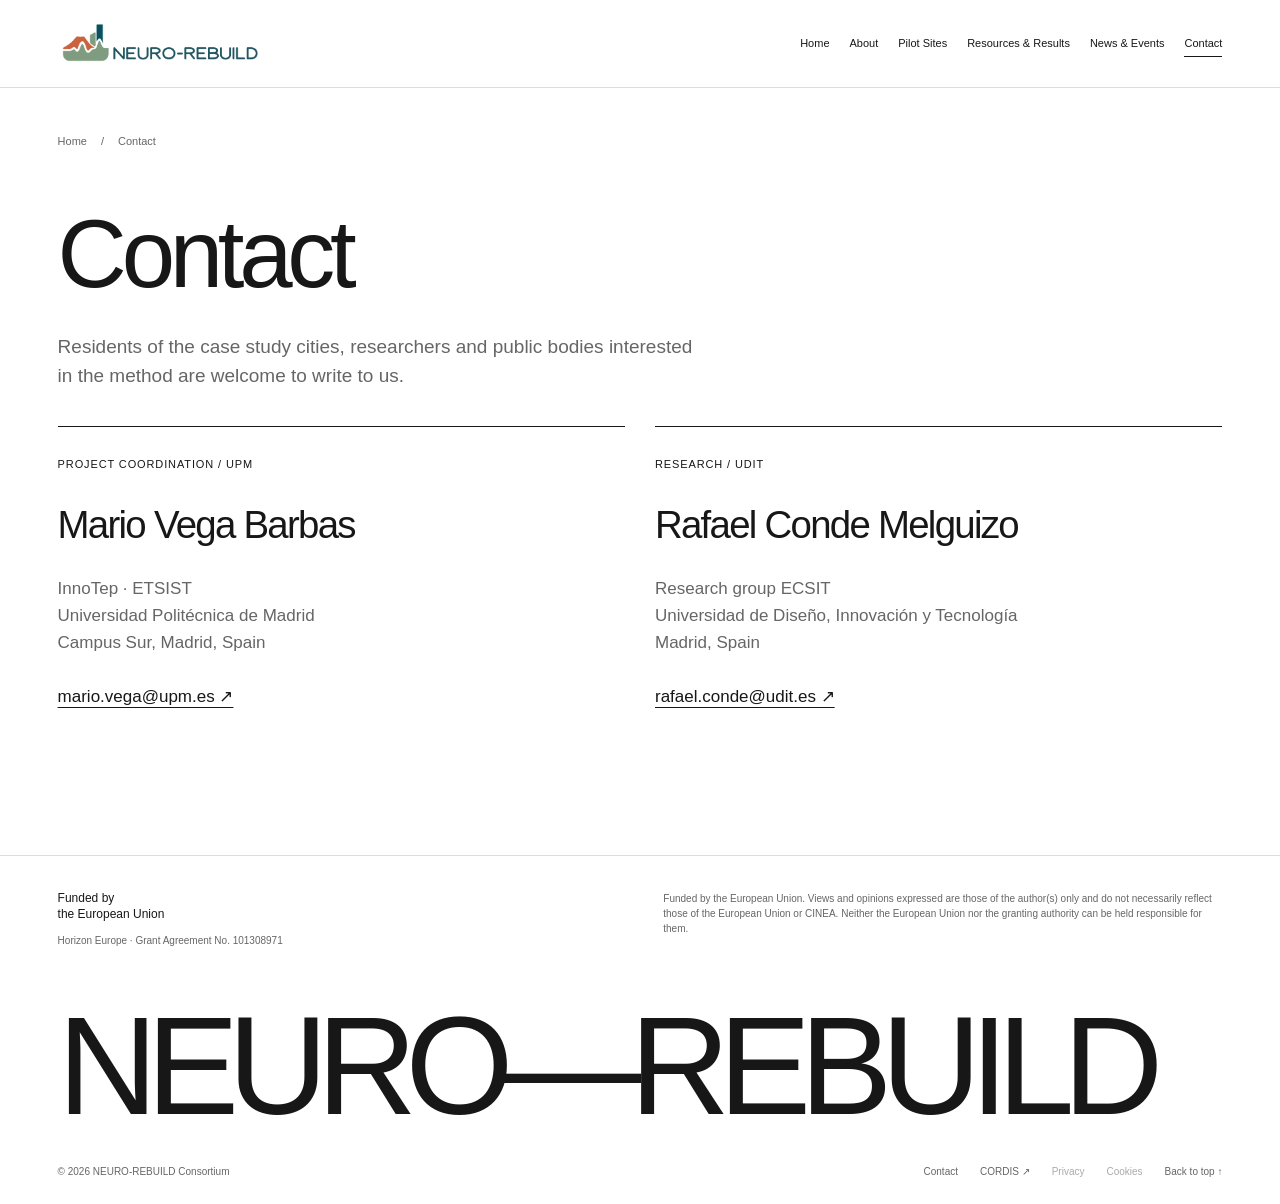
<file: html/contact.html>
<!doctype html>
<html lang="en">
<head>


  <meta charset="utf-8">
  <meta name="viewport" content="width=device-width, initial-scale=1">
  <meta name="description" content="People-centred urban reconstruction. Explore the NEURO-REBUILD project, its approach and three pilot places.">
  <meta name="theme-color" content="#ffffff">
  <title>Contact — NEURO-REBUILD</title>
  <link rel="icon" href="../assets/favicon.svg" type="image/svg+xml">
  <link rel="stylesheet" href="../css/styles.css">
  <script src="../js/content.js" defer></script>
  <script src="../js/script.js" defer></script>
  <script src="../js/modules.js" defer></script>
</head>
<body id="top">
<a class="skip" href="#main">Skip to content</a>
<header class="header wrap"><a class="brand" href="index.html" aria-label="NEURO-REBUILD home"><img src="../assets/NeuroRebuild.png" alt="NEURO-REBUILD" width="2410" height="578"></a>

<button class="menu" aria-controls="navigation" aria-expanded="false" aria-label="Open menu"><span></span><span></span></button>

<nav id="navigation" aria-label="Main navigation"><a href="index.html">Home</a><a href="about.html">About</a><a href="pilots.html">Pilot Sites</a><a href="resources.html">Resources & Results</a><a href="news.html">News &amp; Events</a><a href="contact.html" aria-current="page">Contact</a></nav></header>

<main id="main"><section class="page-hero wrap"><div class="breadcrumb"><a href="index.html">Home</a><span>/</span><span>Contact</span></div><h1 class="destination-title">Contact</h1><p class="destination-intro">Residents of the case study cities, researchers and public bodies interested in the method are welcome to write to us.</p></section><section class="section wrap contact-section"><div class="contact-grid"><article><span class="eyebrow">PROJECT COORDINATION / UPM</span><h3>Mario Vega Barbas</h3><p>InnoTep · ETSIST<br>Universidad Politécnica de Madrid<br>Campus Sur, Madrid, Spain</p><a href="mailto:mario.vega@upm.es">mario.vega@upm.es ↗</a></article><article><span class="eyebrow">RESEARCH / UDIT</span><h3>Rafael Conde Melguizo</h3><p>Research group ECSIT<br>Universidad de Diseño, Innovación y Tecnología<br>Madrid, Spain</p><a href="mailto:rafael.conde@udit.es">rafael.conde@udit.es ↗</a></article></div></section></main><footer class="footer wrap">

<div class="footer-top">

<div class="funding">

<div>Funded by<br><strong>the European Union</strong><small>Horizon Europe · Grant Agreement No. 101308971</small></div></div>

<p>Funded by the European Union. Views and opinions expressed are those of the author(s) only and do not necessarily reflect those of the European Union or CINEA. Neither the European Union nor the granting authority can be held responsible for them.</p></div><a class="footer-wordmark" href="index.html" aria-label="NEURO REBUILD home">NEURO—<span>REBUILD</span></a>

<div class="footer-bottom"><span>© 2026 NEURO-REBUILD Consortium</span>

<div><a href="contact.html">Contact</a><a href="https://cordis.europa.eu/project/id/101308971" target="_blank" rel="noopener noreferrer">CORDIS ↗</a><span aria-disabled="true">Privacy</span><span aria-disabled="true">Cookies</span><a href="#top">Back to top ↑</a></div></div></footer>
</body>
</html>
</file>
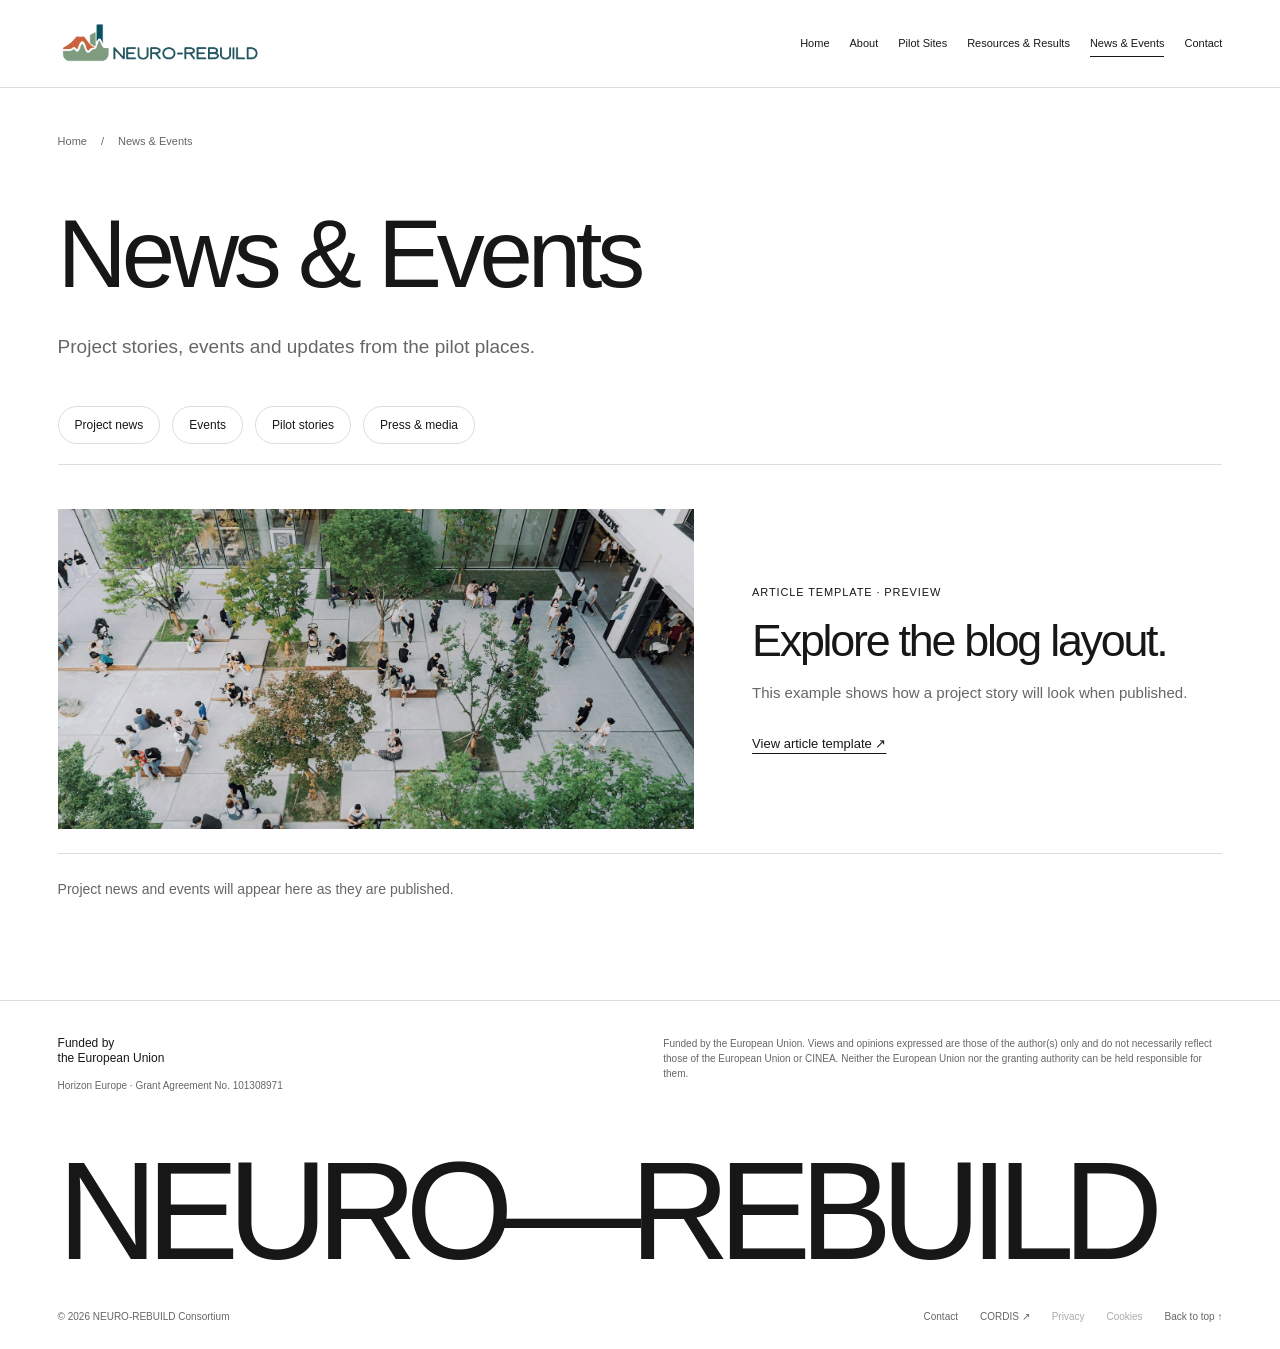
<file: html/news.html>
<!doctype html>
<html lang="en">
<head>


  <meta charset="utf-8">
  <meta name="viewport" content="width=device-width, initial-scale=1">
  <meta name="description" content="People-centred urban reconstruction. Explore the NEURO-REBUILD project, its approach and three pilot places.">
  <meta name="theme-color" content="#ffffff">
  <title>News & Events — NEURO-REBUILD</title>
  <link rel="icon" href="../assets/favicon.svg" type="image/svg+xml">
  <link rel="stylesheet" href="../css/styles.css">
  <script src="../js/content.js" defer></script>
  <script src="../js/script.js" defer></script>
  <script src="../js/modules.js" defer></script>
</head>
<body id="top">
<a class="skip" href="#main">Skip to content</a>
<header class="header wrap"><a class="brand" href="index.html" aria-label="NEURO-REBUILD home"><img src="../assets/NeuroRebuild.png" alt="NEURO-REBUILD" width="2410" height="578"></a>

<button class="menu" aria-controls="navigation" aria-expanded="false" aria-label="Open menu"><span></span><span></span></button>

<nav id="navigation" aria-label="Main navigation"><a href="index.html">Home</a><a href="about.html">About</a><a href="pilots.html">Pilot Sites</a><a href="resources.html">Resources & Results</a><a href="news.html" aria-current="page">News &amp; Events</a><a href="contact.html">Contact</a></nav></header>

<main id="main"><section class="page-hero wrap"><div class="breadcrumb"><a href="index.html">Home</a><span>/</span><span>News &amp; Events</span></div><h1 class="destination-title">News &amp; Events</h1><p class="destination-intro">Project stories, events and updates from the pilot places.</p></section><section class="news-landing section wrap"><div class="news-categories" aria-label="Editorial categories"><span>Project news</span><span>Events</span><span>Pilot stories</span><span>Press &amp; media</span></div><a class="news-feature" href="blog-template.html"><img src="../assets/community.jpg" alt="People gathering in an urban courtyard; illustrative photograph" width="1600" height="1067" loading="lazy"><span class="news-feature-copy"><span class="eyebrow">ARTICLE TEMPLATE · PREVIEW</span><strong>Explore the blog layout.</strong><span>This example shows how a project story will look when published.</span><span class="news-feature-action">View article template ↗</span></span></a><p class="news-future">Project news and events will appear here as they are published.</p></section></main><footer class="footer wrap">

<div class="footer-top">

<div class="funding">

<div>Funded by<br><strong>the European Union</strong><small>Horizon Europe · Grant Agreement No. 101308971</small></div></div>

<p>Funded by the European Union. Views and opinions expressed are those of the author(s) only and do not necessarily reflect those of the European Union or CINEA. Neither the European Union nor the granting authority can be held responsible for them.</p></div><a class="footer-wordmark" href="index.html" aria-label="NEURO REBUILD home">NEURO—<span>REBUILD</span></a>

<div class="footer-bottom"><span>© 2026 NEURO-REBUILD Consortium</span>

<div><a href="contact.html">Contact</a><a href="https://cordis.europa.eu/project/id/101308971" target="_blank" rel="noopener noreferrer">CORDIS ↗</a><span aria-disabled="true">Privacy</span><span aria-disabled="true">Cookies</span><a href="#top">Back to top ↑</a></div></div></footer>
</body>
</html>
</file>
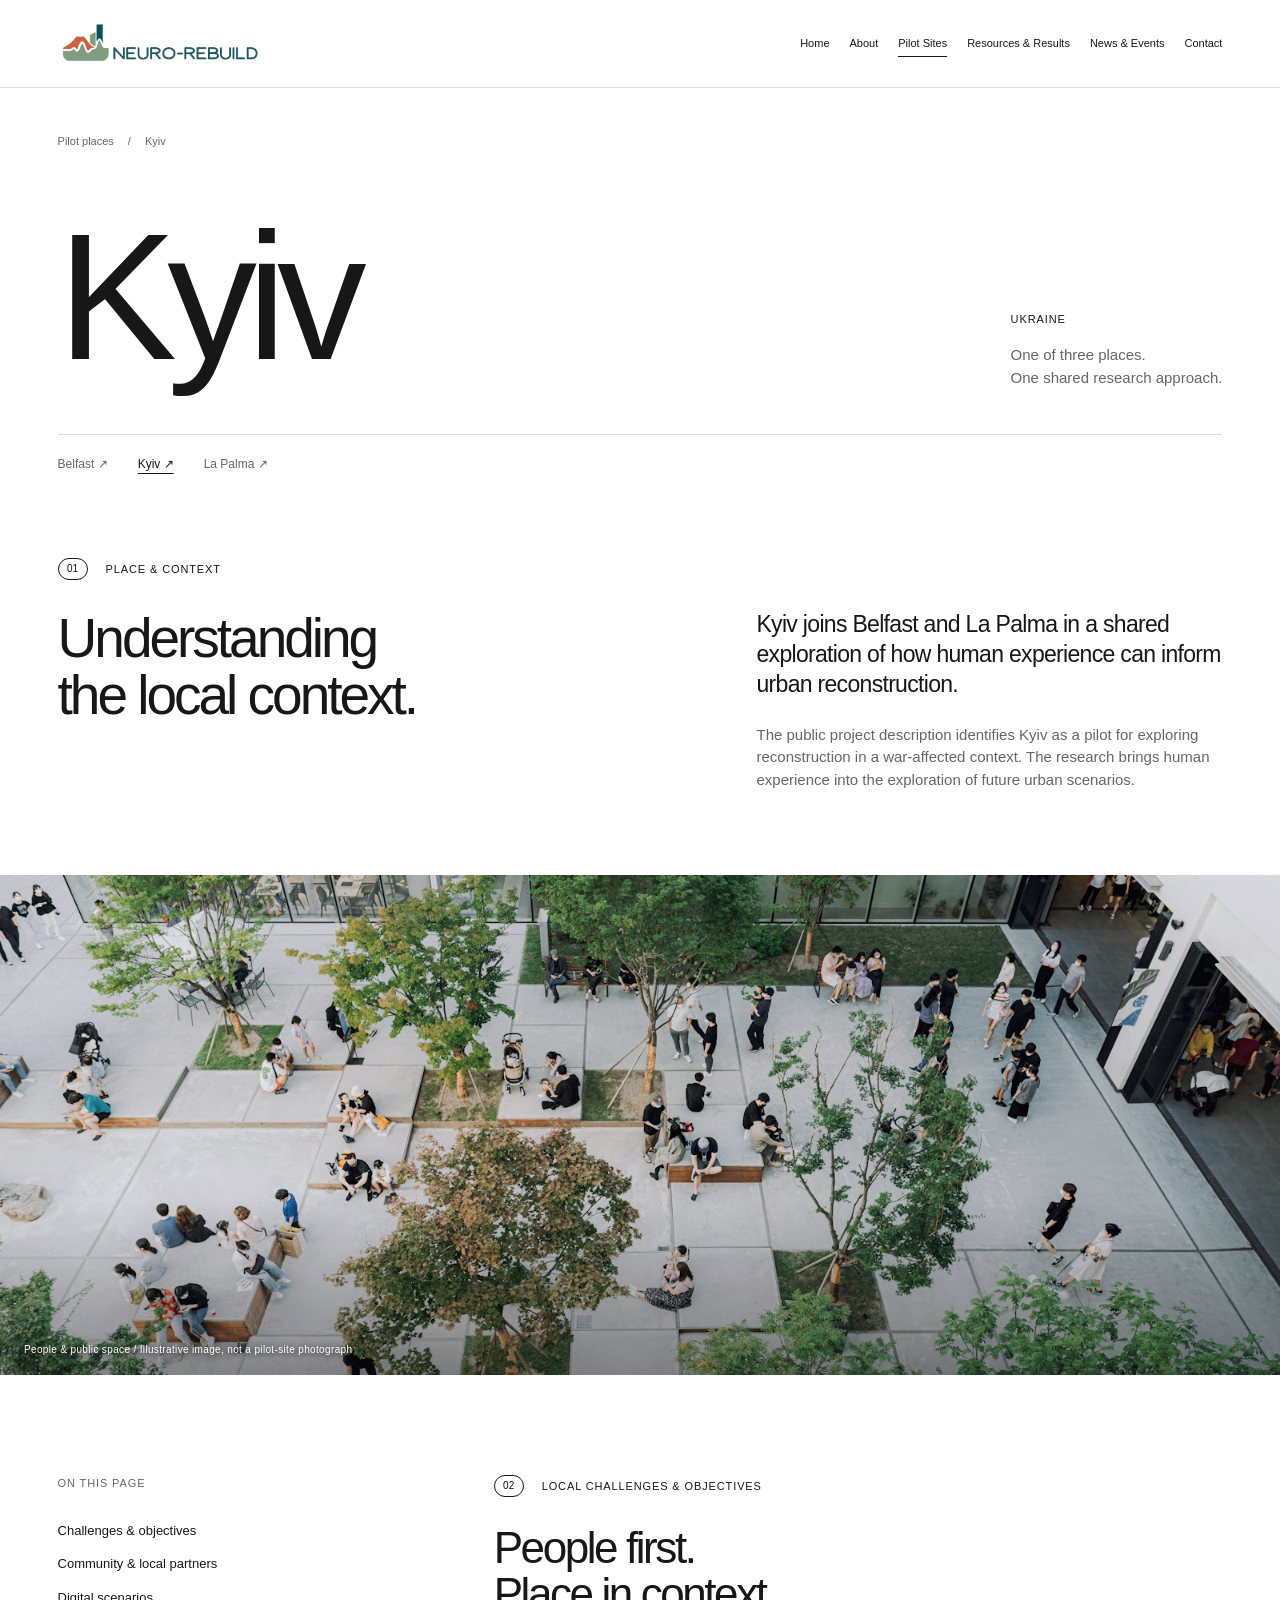
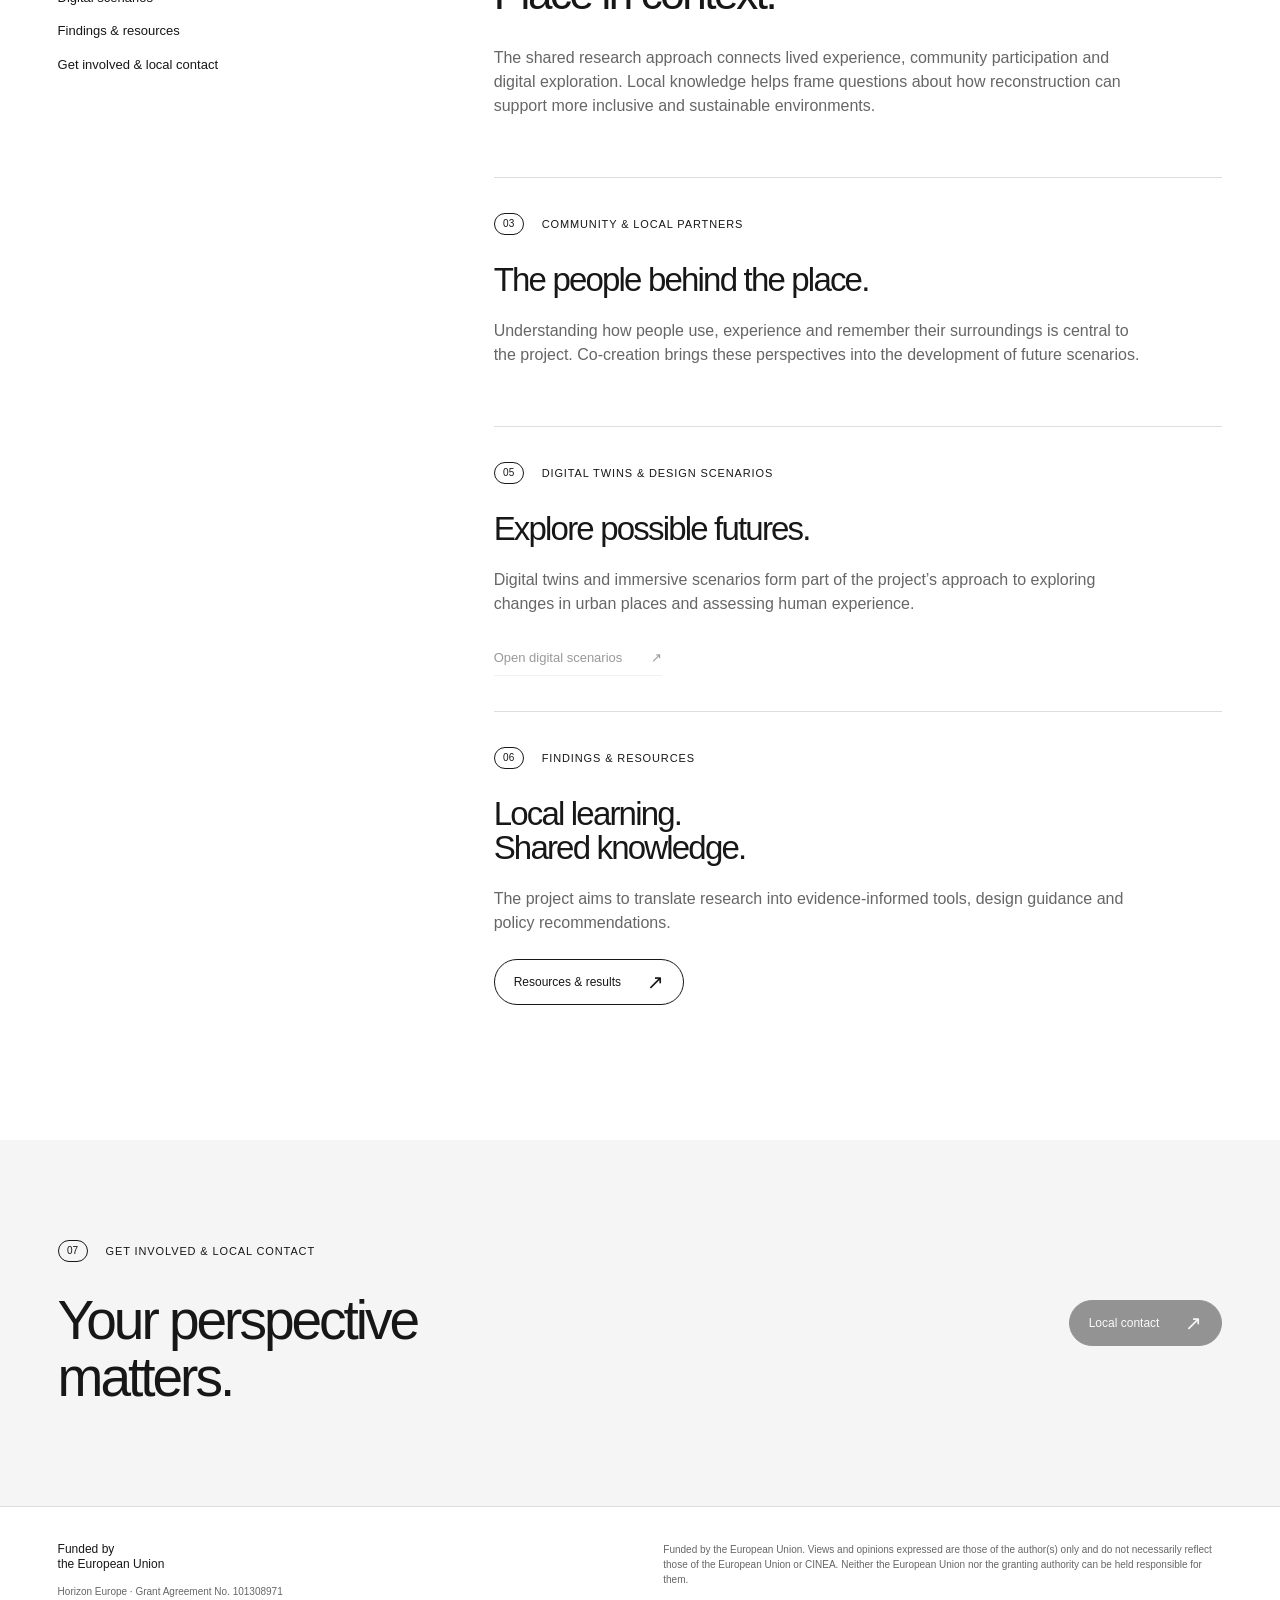
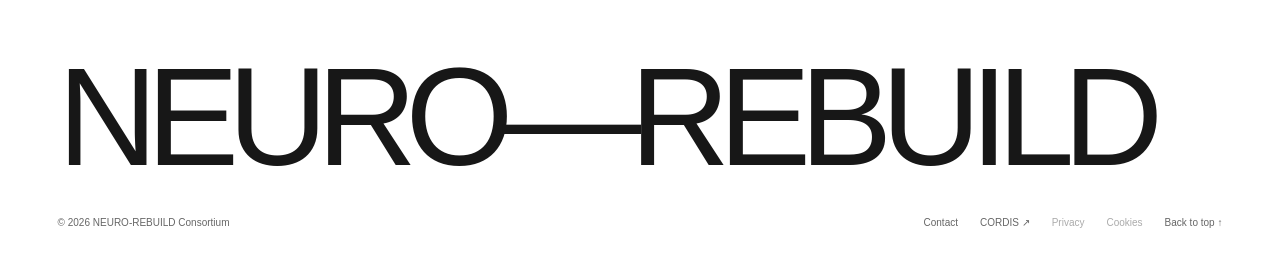
<file: html/pilot.html>
<!doctype html>
<html lang="en">
<head>
  <meta charset="utf-8">
  <meta name="viewport" content="width=device-width, initial-scale=1">
  <meta name="description" content="People-centred urban reconstruction. Explore the NEURO-REBUILD project, its approach and three pilot places.">
  <meta name="theme-color" content="#ffffff">
  <title>Kyiv · Pilot place — NEURO-REBUILD</title>
  <link rel="icon" href="../assets/favicon.svg" type="image/svg+xml">
  <link rel="stylesheet" href="../css/styles.css">
  <script src="../js/content.js" defer></script>
  <script src="../js/script.js" defer></script>
  <script src="../js/modules.js" defer></script>
</head>
<body id="top">
<a class="skip" href="#main">Skip to content</a>
<header class="header wrap"><a class="brand" href="index.html" aria-label="NEURO-REBUILD home"><img src="../assets/NeuroRebuild.png" alt="NEURO-REBUILD" width="2410" height="578"></a>

<button class="menu" aria-controls="navigation" aria-expanded="false" aria-label="Open menu"><span></span><span></span></button>

<nav id="navigation" aria-label="Main navigation"><a href="index.html">Home</a><a href="about.html">About</a><a href="pilots.html" aria-current="page">Pilot Sites</a><a href="resources.html">Resources & Results</a><a href="news.html">News &amp; Events</a><a href="contact.html">Contact</a></nav></header>

<main id="main">

<section class="page-hero wrap">

<div class="breadcrumb"><a href="index.html#pilots">Pilot places</a><span>/</span><span data-city>Kyiv</span></div>

<div class="pilot-title">

<h1 data-city>Kyiv</h1>

<div><span class="eyebrow" data-country>UKRAINE</span>

<p>One of three places.<br>One shared research approach.</p></div></div>

<div class="pilot-switch" aria-label="Choose a pilot"><a href="pilot.html?site=belfast" data-pilot="belfast">Belfast ↗</a><a href="pilot.html" data-pilot="kyiv">Kyiv ↗</a><a href="pilot.html?site=la-palma" data-pilot="la-palma">La Palma ↗</a></div></section>

<section class="pilot-overview wrap section" id="context">

<div class="section-label"><span>01</span>PLACE & CONTEXT</div>

<div class="intro-grid">

<h2>Understanding<br>the local context.</h2>

<div>

<p class="lead" id="local-lead">Kyiv joins Belfast and La Palma in a shared exploration of how human experience can inform urban reconstruction.</p>

<p data-local-context>Each pilot brings a local perspective to the project’s central question: how can places be rebuilt around the people who use them?</p></div></div></section>

<figure class="photo pilot-photo"><img src="../assets/community.jpg" alt="Everyday social activity in a planted urban courtyard" loading="lazy" width="2200" height="1467"><figcaption>People & public space / Illustrative image, not a pilot-site photograph</figcaption></figure>

<div class="pilot-layout wrap section">

<aside class="toc"><span class="eyebrow">ON THIS PAGE</span><a href="#focus">Challenges & objectives</a><a href="#participation">Community & local partners</a><a href="#activities" data-content-section="pilot-updates" hidden>Activities & progress</a><a href="#scenarios">Digital scenarios</a><a href="#outputs">Findings & resources</a><a href="#involved">Get involved & local contact</a></aside>

<div class="pilot-copy">

<section id="focus">

<div class="section-label"><span>02</span>LOCAL CHALLENGES & OBJECTIVES</div>

<h2>People first.<br>Place in context.</h2>

<p>The shared research approach connects lived experience, community participation and digital exploration. Local knowledge helps frame questions about how reconstruction can support more inclusive and sustainable environments.</p></section>

<section id="participation">

<div class="section-label"><span>03</span>COMMUNITY & LOCAL PARTNERS</div>

<h3>The people behind the place.</h3>

<div data-partners></div>

<p>Understanding how people use, experience and remember their surroundings is central to the project. Co-creation brings these perspectives into the development of future scenarios.</p></section>

<section id="activities" data-content-section="pilot-updates" hidden>

<div class="section-label"><span>04</span>ACTIVITIES & PROGRESS</div>

<h3>Follow the work.</h3>

<div data-content-list="pilot-updates"></div></section>

<section id="scenarios">

<div class="section-label"><span>05</span>DIGITAL TWINS & DESIGN SCENARIOS</div>

<h3>Explore possible futures.</h3>

<p>Digital twins and immersive scenarios form part of the project’s approach to exploring changes in urban places and assessing human experience.</p>

<button class="text-button" disabled>Open digital scenarios <span aria-hidden="true">↗</span></button></section>

<section id="outputs">

<div class="section-label"><span>06</span>FINDINGS & RESOURCES</div>

<h3>Local learning.<br>Shared knowledge.</h3>

<p>The project aims to translate research into evidence-informed tools, design guidance and policy recommendations.</p>

<div data-content-section="pilot-resources" hidden>

<div data-content-list="pilot-resources"></div></div><a class="button light" href="resources.html">Resources & results<span aria-hidden="true">↗</span></a></section></div></div>

<section class="involved section wrap" id="involved">

<div>

<div class="section-label"><span>07</span>GET INVOLVED & LOCAL CONTACT</div>

<h2>Your perspective<br>matters.</h2></div>

<button class="button" disabled>Local contact <span aria-hidden="true">↗</span></button></section></main>

<footer class="footer wrap">

<div class="footer-top">

<div class="funding">

<div>Funded by<br><strong>the European Union</strong><small>Horizon Europe · Grant Agreement No. 101308971</small></div></div>

<p>Funded by the European Union. Views and opinions expressed are those of the author(s) only and do not necessarily reflect those of the European Union or CINEA. Neither the European Union nor the granting authority can be held responsible for them.</p></div><a class="footer-wordmark" href="index.html" aria-label="NEURO REBUILD home">NEURO—<span>REBUILD</span></a>

<div class="footer-bottom"><span>© 2026 NEURO-REBUILD Consortium</span>

<div><a href="contact.html">Contact</a><a href="https://cordis.europa.eu/project/id/101308971" target="_blank" rel="noopener noreferrer">CORDIS ↗</a><span aria-disabled="true">Privacy</span><span aria-disabled="true">Cookies</span><a href="#top">Back to top ↑</a></div></div></footer>
</body>
</html>
</file>
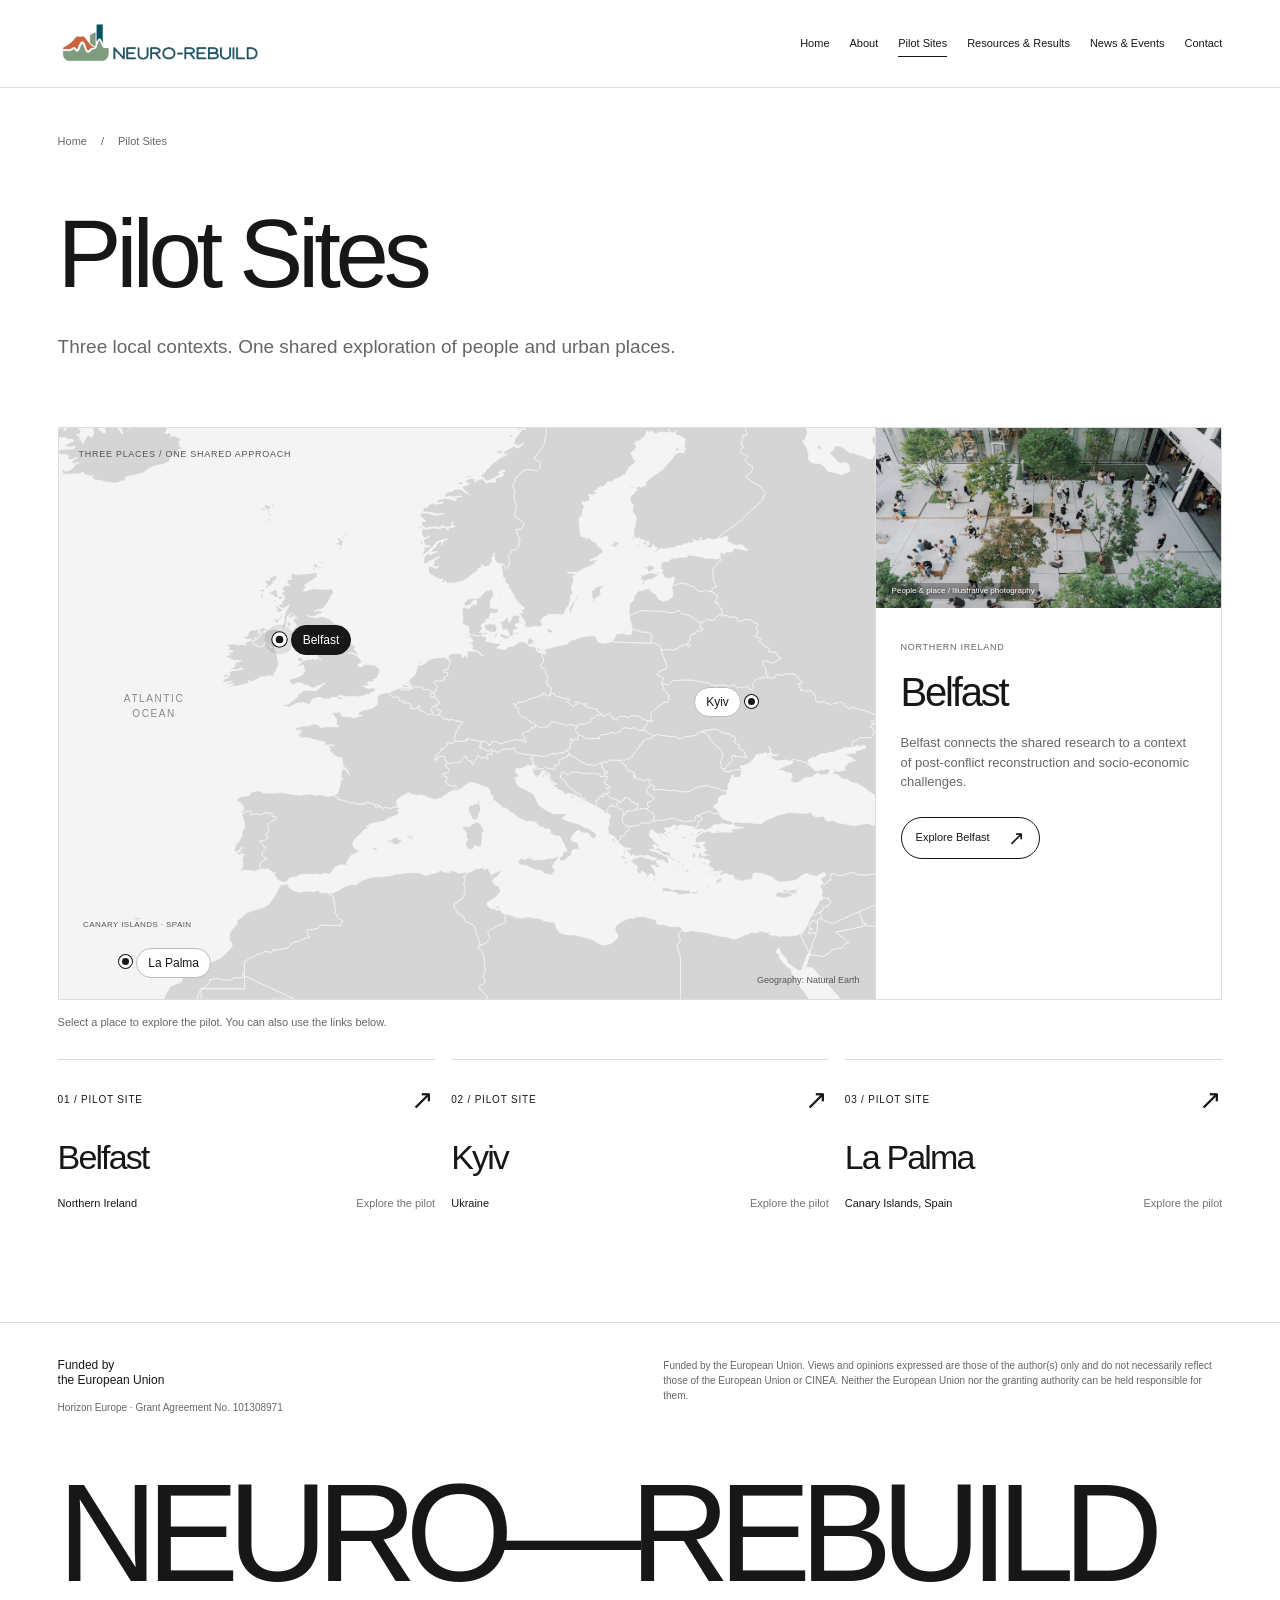
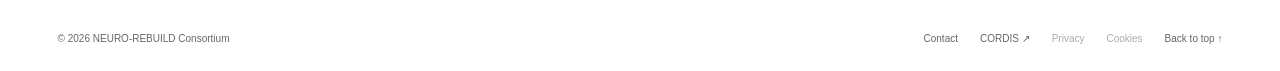
<file: html/pilots.html>
<!doctype html>
<html lang="en">
<head>
  <meta charset="utf-8">
  <meta name="viewport" content="width=device-width, initial-scale=1">
  <meta name="description" content="People-centred urban reconstruction. Explore the NEURO-REBUILD project, its approach and three pilot places.">
  <meta name="theme-color" content="#ffffff">
  <title>Pilot Sites — NEURO-REBUILD</title>
  <link rel="icon" href="../assets/favicon.svg" type="image/svg+xml">
  <link rel="stylesheet" href="../css/styles.css">
  <script src="../js/content.js" defer></script>
  <script src="../js/script.js" defer></script>
  <script src="../js/modules.js" defer></script>
</head>
<body id="top">
<a class="skip" href="#main">Skip to content</a>
<header class="header wrap"><a class="brand" href="index.html" aria-label="NEURO-REBUILD home"><img src="../assets/NeuroRebuild.png" alt="NEURO-REBUILD" width="2410" height="578"></a>

<button class="menu" aria-controls="navigation" aria-expanded="false" aria-label="Open menu"><span></span><span></span></button>

<nav id="navigation" aria-label="Main navigation"><a href="index.html">Home</a><a href="about.html">About</a><a href="pilots.html" aria-current="page">Pilot Sites</a><a href="resources.html">Resources & Results</a><a href="news.html">News &amp; Events</a><a href="contact.html">Contact</a></nav></header>

<main id="main">

<section class="page-hero wrap">

<div class="breadcrumb"><a href="index.html">Home</a><span>/</span><span>Pilot Sites</span></div>

<h1 class="destination-title">Pilot Sites</h1>

<p class="destination-intro">Three local contexts. One shared exploration of people and urban places.</p></section>

<section class="section wrap" id="pilots">

<div class="pilot-map-module">

<div class="geographic-map" role="group" aria-label="Fixed geographic map of the three pilot locations"><img src="../assets/europe-map.svg" alt="Europe and the north Atlantic, including the Canary Islands" width="1000" height="700"><span class="map-heading">THREE PLACES / ONE SHARED APPROACH</span><span class="ocean-label">ATLANTIC<br>OCEAN</span><span class="canary-label">CANARY ISLANDS · SPAIN</span>

<button class="map-marker marker-belfast" data-map-pilot="belfast" style="--x:27.095%;--y:37.033%" aria-controls="pilot-map-card" aria-pressed="true"><span class="marker-dot" aria-hidden="true"></span><span class="marker-name">Belfast</span></button>

<button class="map-marker marker-kyiv" data-map-pilot="kyiv" style="--x:84.958%;--y:47.882%" aria-controls="pilot-map-card" aria-pressed="false"><span class="marker-dot" aria-hidden="true"></span><span class="marker-name">Kyiv</span></button>

<button class="map-marker marker-la-palma" data-map-pilot="la-palma" style="--x:8.175%;--y:93.441%" aria-controls="pilot-map-card" aria-pressed="false"><span class="marker-dot" aria-hidden="true"></span><span class="marker-name">La Palma</span></button><span class="map-credit">Geography: Natural Earth</span></div>

<section class="map-card" id="pilot-map-card" aria-label="Selected pilot">

<figure><img id="map-photo" src="../assets/community.jpg" alt="People gathering in an urban courtyard; illustrative photograph" width="1600" height="1067" loading="lazy"><figcaption id="map-photo-caption">People & place / Illustrative photography</figcaption></figure>

<div class="map-card-copy">

<div aria-live="polite" aria-atomic="true"><span class="eyebrow" id="map-country">NORTHERN IRELAND</span>

<h3 id="map-city">Belfast</h3>

<p id="map-description">Belfast brings a local perspective to the shared research on people-centred urban reconstruction.</p></div><a class="button light" id="map-pilot-link" href="pilot.html?site=belfast">Explore Belfast <span aria-hidden="true">↗</span></a></div></section></div>

<p class="map-instruction">Select a place to explore the pilot. You can also use the links below.</p>

<div class="pilots-grid equivalent-pilot-links"><a class="pilot-card reveal" href="pilot.html?site=belfast">

<div class="card-meta"><span>01 / PILOT SITE</span><span aria-hidden="true">↗</span></div>

<h3>Belfast</h3>

<div class="pilot-bottom"><span>Northern Ireland</span><span>Explore the pilot</span></div></a><a class="pilot-card reveal" href="pilot.html">

<div class="card-meta"><span>02 / PILOT SITE</span><span aria-hidden="true">↗</span></div>

<h3>Kyiv</h3>

<div class="pilot-bottom"><span>Ukraine</span><span>Explore the pilot</span></div></a><a class="pilot-card reveal" href="pilot.html?site=la-palma">

<div class="card-meta"><span>03 / PILOT SITE</span><span aria-hidden="true">↗</span></div>

<h3>La Palma</h3>

<div class="pilot-bottom"><span>Canary Islands, Spain</span><span>Explore the pilot</span></div></a></div></section>

</main><footer class="footer wrap">

<div class="footer-top">

<div class="funding">

<div>Funded by<br><strong>the European Union</strong><small>Horizon Europe · Grant Agreement No. 101308971</small></div></div>

<p>Funded by the European Union. Views and opinions expressed are those of the author(s) only and do not necessarily reflect those of the European Union or CINEA. Neither the European Union nor the granting authority can be held responsible for them.</p></div><a class="footer-wordmark" href="index.html" aria-label="NEURO REBUILD home">NEURO—<span>REBUILD</span></a>

<div class="footer-bottom"><span>© 2026 NEURO-REBUILD Consortium</span>

<div><a href="contact.html">Contact</a><a href="https://cordis.europa.eu/project/id/101308971" target="_blank" rel="noopener noreferrer">CORDIS ↗</a><span aria-disabled="true">Privacy</span><span aria-disabled="true">Cookies</span><a href="#top">Back to top ↑</a></div></div></footer>
</body>
</html>
</file>
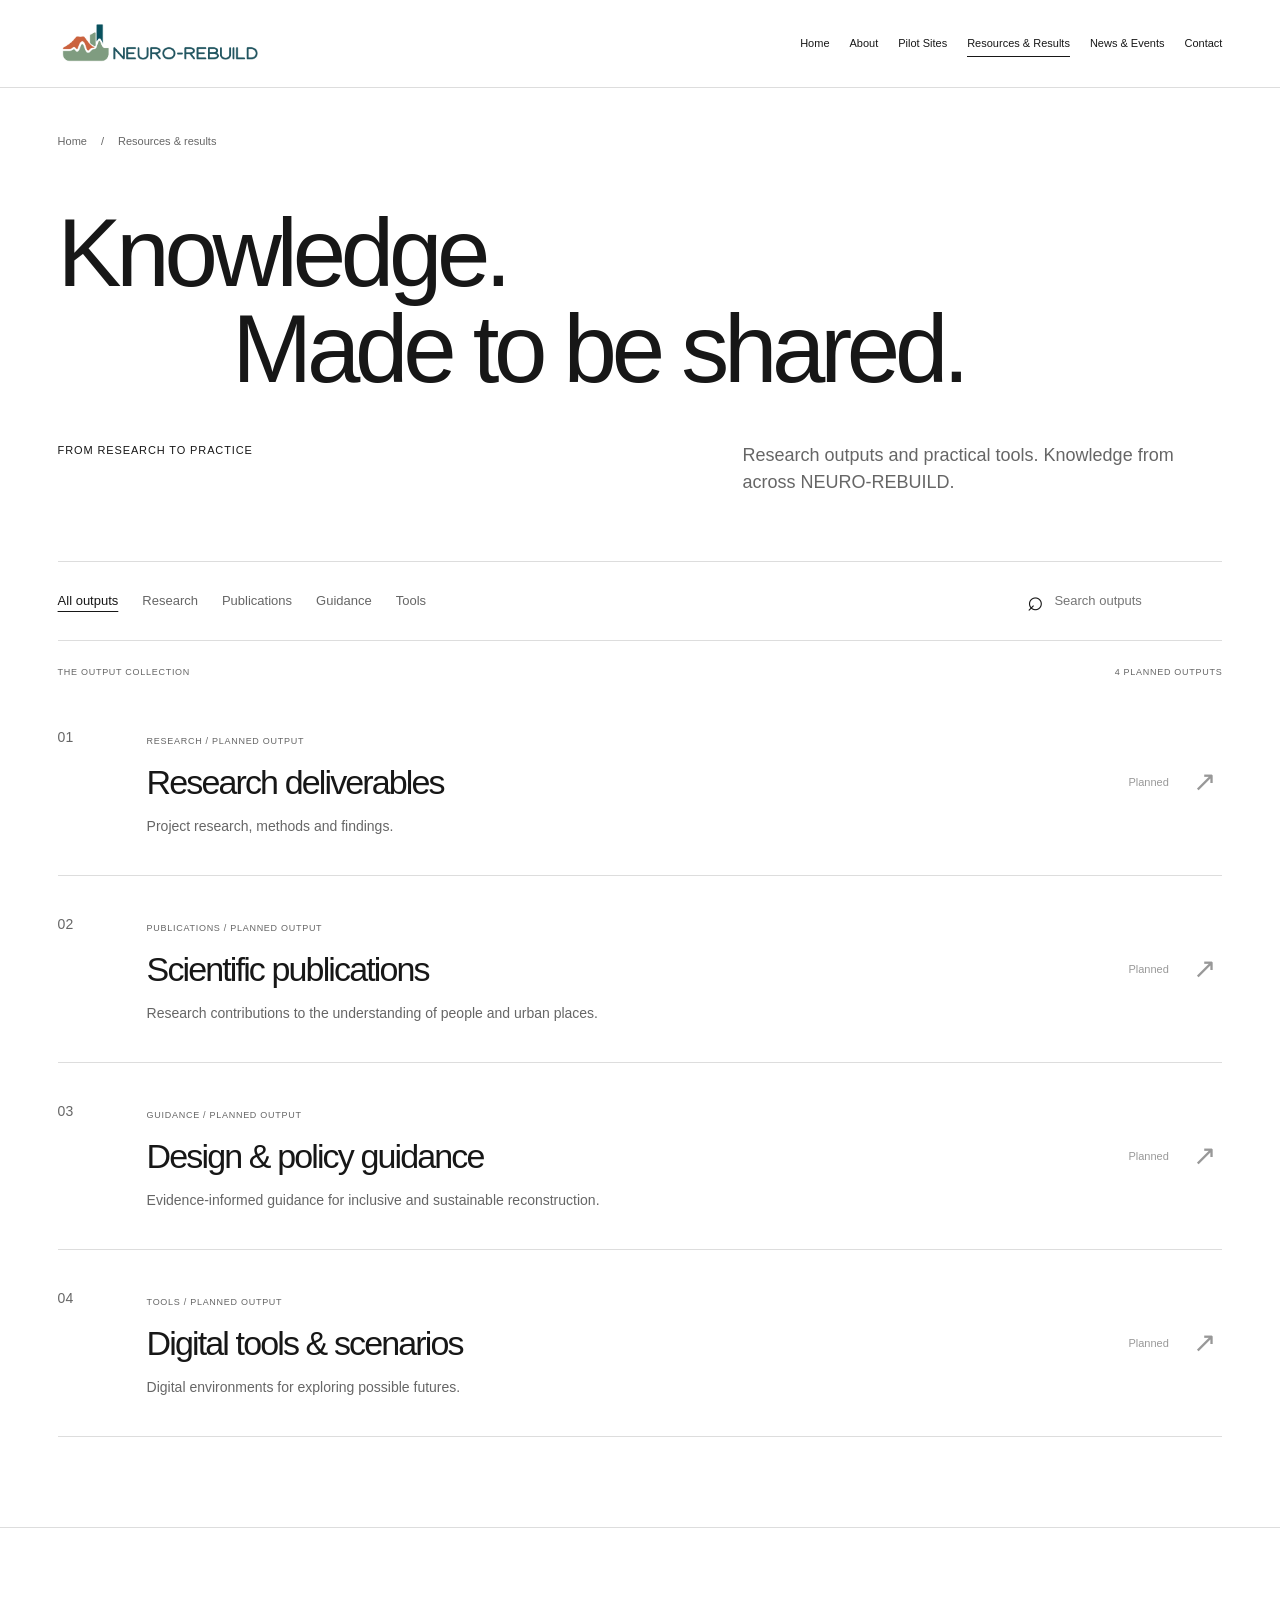
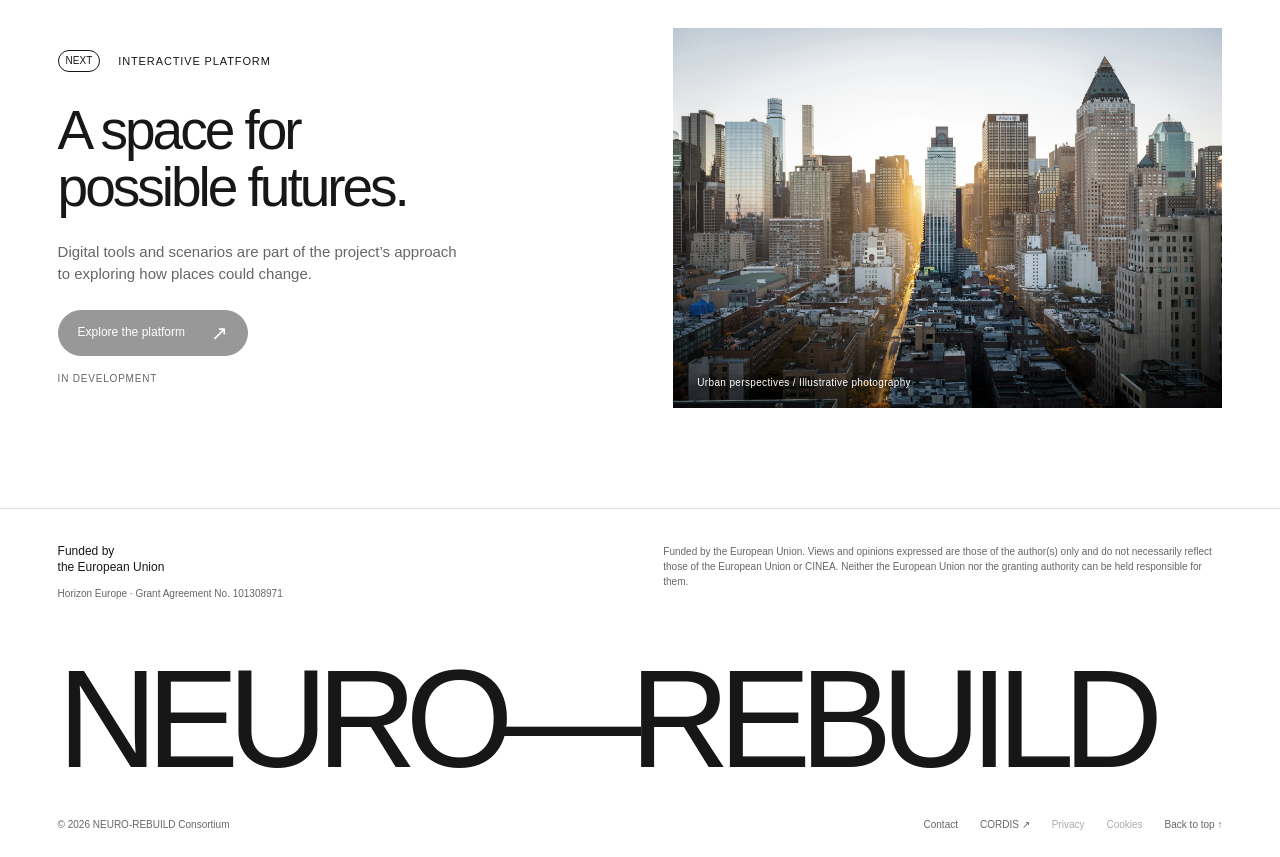
<file: html/resources.html>
<!doctype html>
<html lang="en">
<head>
  <meta charset="utf-8">
  <meta name="viewport" content="width=device-width, initial-scale=1">
  <meta name="description" content="People-centred urban reconstruction. Explore the NEURO-REBUILD project, its approach and three pilot places.">
  <meta name="theme-color" content="#ffffff">
  <title>Resources & results — NEURO-REBUILD</title>
  <link rel="icon" href="../assets/favicon.svg" type="image/svg+xml">
  <link rel="stylesheet" href="../css/styles.css">
  <script src="../js/content.js" defer></script>
  <script src="../js/script.js" defer></script>
  <script src="../js/modules.js" defer></script>

</head>
<body id="top">
<a class="skip" href="#main">Skip to content</a>
<header class="header wrap"><a class="brand" href="index.html" aria-label="NEURO-REBUILD home"><img src="../assets/NeuroRebuild.png" alt="NEURO-REBUILD" width="2410" height="578"></a>

<button class="menu" aria-controls="navigation" aria-expanded="false" aria-label="Open menu"><span></span><span></span></button>

<nav id="navigation" aria-label="Main navigation"><a href="index.html">Home</a><a href="about.html">About</a><a href="pilots.html">Pilot Sites</a><a href="resources.html" aria-current="page">Resources & Results</a><a href="news.html">News &amp; Events</a><a href="contact.html">Contact</a></nav></header>

<main id="main">

<section class="page-hero resources-hero wrap">

<div class="breadcrumb"><a href="index.html">Home</a><span>/</span><span>Resources & results</span></div>

<h1>Knowledge.<br><span class="offset">Made to be shared.</span></h1>

<div class="resource-intro"><span class="eyebrow">FROM RESEARCH TO PRACTICE</span>

<p>Research outputs and practical tools. Knowledge from across NEURO-REBUILD.</p></div></section>

<section class="section wrap" data-content-section="resources" hidden>

<div class="section-label"><span>PUBLIC</span>RESOURCES & RESULTS</div>

<div data-content-list="resources"></div></section>

<section class="resource-section wrap" aria-label="Resource collection">

<div class="resource-controls">

<div class="tabs" aria-label="Filter by type">

<button data-category="all" class="filter-tab" aria-pressed="true">All outputs</button>

<button data-category="deliverable" class="filter-tab" aria-pressed="false">Research</button>

<button data-category="publication" class="filter-tab" aria-pressed="false">Publications</button>

<button data-category="guideline" class="filter-tab" aria-pressed="false">Guidance</button>

<button data-category="tool" class="filter-tab" aria-pressed="false">Tools</button></div><label class="search"><span aria-hidden="true">⌕</span><input type="search" id="resource-search" aria-label="Search outputs" placeholder="Search outputs"></label></div>

<div class="resource-summary"><span>THE OUTPUT COLLECTION</span><span id="result-count" role="status">4 planned outputs</span></div>

<article class="resource-row" data-resource data-category="deliverable"><span class="resource-number">01</span>

<div><span class="eyebrow">Research / PLANNED OUTPUT</span>

<h2>Research deliverables</h2>

<p>Project research, methods and findings.</p></div>

<button class="resource-action" disabled aria-label="Research deliverables: planned output"><span>Planned</span><span aria-hidden="true">↗</span></button></article>

<article class="resource-row" data-resource data-category="publication"><span class="resource-number">02</span>

<div><span class="eyebrow">Publications / PLANNED OUTPUT</span>

<h2>Scientific publications</h2>

<p>Research contributions to the understanding of people and urban places.</p></div>

<button class="resource-action" disabled aria-label="Scientific publications: planned output"><span>Planned</span><span aria-hidden="true">↗</span></button></article>

<article class="resource-row" data-resource data-category="guideline"><span class="resource-number">03</span>

<div><span class="eyebrow">Guidance / PLANNED OUTPUT</span>

<h2>Design & policy guidance</h2>

<p>Evidence-informed guidance for inclusive and sustainable reconstruction.</p></div>

<button class="resource-action" disabled aria-label="Design & policy guidance: planned output"><span>Planned</span><span aria-hidden="true">↗</span></button></article>

<article class="resource-row" data-resource data-category="tool"><span class="resource-number">04</span>

<div><span class="eyebrow">Tools / PLANNED OUTPUT</span>

<h2>Digital tools & scenarios</h2>

<p>Digital environments for exploring possible futures.</p></div>

<button class="resource-action" disabled aria-label="Digital tools & scenarios: planned output"><span>Planned</span><span aria-hidden="true">↗</span></button></article>

<div class="empty" id="empty-results" hidden>

<h3>No matching outputs.</h3>

<p>Try another keyword or browse all categories.</p>

<button class="button light" id="reset-filters">Reset filters ↗</button></div></section>

<section class="platform section wrap">

<div>

<div class="section-label"><span>NEXT</span>INTERACTIVE PLATFORM</div>

<h2>A space for<br>possible futures.</h2>

<p>Digital tools and scenarios are part of the project’s approach to exploring how places could change.</p>

<button class="button" disabled>Explore the platform <span aria-hidden="true">↗</span></button><span class="platform-status">In development</span></div>

<figure class="photo platform-photo"><img src="../assets/city.jpg" alt="City architecture and streets seen from above" loading="lazy" width="2200" height="1467"><figcaption>Urban perspectives / Illustrative photography</figcaption></figure></section></main>

<footer class="footer wrap">

<div class="footer-top">

<div class="funding">

<div>Funded by<br><strong>the European Union</strong><small>Horizon Europe · Grant Agreement No. 101308971</small></div></div>

<p>Funded by the European Union. Views and opinions expressed are those of the author(s) only and do not necessarily reflect those of the European Union or CINEA. Neither the European Union nor the granting authority can be held responsible for them.</p></div><a class="footer-wordmark" href="index.html" aria-label="NEURO REBUILD home">NEURO—<span>REBUILD</span></a>

<div class="footer-bottom"><span>© 2026 NEURO-REBUILD Consortium</span>

<div><a href="contact.html">Contact</a><a href="https://cordis.europa.eu/project/id/101308971" target="_blank" rel="noopener noreferrer">CORDIS ↗</a><span aria-disabled="true">Privacy</span><span aria-disabled="true">Cookies</span><a href="#top">Back to top ↑</a></div></div></footer>
</body>
</html>
</file>
<file: css/styles.css>
/* NEURO—REBUILD / Editorial redesign. Local assets, no dependencies. */
:root {
  --paper:#ededed;
  --ink:#252525;
  --muted:#767676;
  --line:#cbcbcb;
  --green:#393939;
  --lime:#dadada;
  --pad:4.5vw;
  --ease:cubic-bezier(.2,.7,.2,1)}

* {
  box-sizing:border-box}
html {
  scroll-behavior:smooth;
  scroll-padding-top:30px}
body {
  margin:0;
  background:var(--paper);
  color:var(--ink);
  font-family:Arial,Helvetica,sans-serif;
  font-size:16px;
  line-height:1.5}
a {
  color:inherit;
  text-decoration:none}
button,input {
  font:inherit;
  color:inherit}
button,a,input,summary {
  -webkit-tap-highlight-color:transparent}
button,summary {
  cursor:pointer}
button:disabled,[aria-disabled=true] {
  cursor:default}
button:disabled {
  opacity:.44}
a:focus-visible,button:focus-visible,summary:focus-visible,input:focus-visible {
  outline:2px solid var(--green);
  outline-offset:6px}
p {
  margin:0 0 24px;
  color:var(--muted)}
h1,h2,h3 {
  margin:0;
  font-weight:400;
  letter-spacing:-.055em;
  line-height:1.03}
h2 {
  font-size:clamp(34px,4.3vw,70px)}
h3 {
  font-size:30px}
figure {
  margin:0}
img {
  display:block;
  max-width:100%}
.wrap {
  padding-left:var(--pad);
  padding-right:var(--pad)}
.section {
  padding-top:100px;
  padding-bottom:100px}
.muted {
  color:var(--muted)}
.eyebrow,.section-label,.hero-meta,.hero-index,.card-meta,.resource-summary {
  font-family:Arial,Helvetica,sans-serif;
  font-size:11px;
  letter-spacing:.08em;
  text-transform:uppercase}
.section-label {
  display:flex;
  align-items:center;
  gap:18px;
  margin-bottom:48px}
.section-label>span {
  border:1px solid currentColor;
  min-width:30px;
  height:22px;
  padding:2px 7px;
  border-radius:20px;
  text-align:center;
  font-size:10px;
  letter-spacing:0}
.button {
  display:inline-flex;
  align-items:center;
  justify-content:space-between;
  gap:26px;
  padding:12px 19px;
  border:1px solid var(--ink);
  border-radius:30px;
  background:var(--ink);
  color:var(--paper);
  font-size:12px;
  line-height:1.4;
  white-space:nowrap;
  transition:background .25s,transform .25s}
.button span {
  font-size:20px;
  line-height:1}
.button.light {
  background:transparent;
  color:var(--ink)}
.button:not(:disabled):hover {
  transform:translateY(-3px);
  background:var(--green);
  color:var(--paper)}
.skip {
  position:absolute;
  top:-100px;
  left:15px;
  z-index:20;
  background:var(--paper);
  padding:10px}
.skip:focus {
  top:15px}
.header {
  height:88px;
  display:flex;
  align-items:center;
  justify-content:space-between;
  border-bottom:1px solid var(--line);
  gap:20px}
.brand {
  font-size:21px;
  letter-spacing:-.065em;
  display:flex;
  align-items:center;
  font-weight:600;
  white-space:nowrap}
.brand-dot {
  width:7px;
  height:7px;
  border-radius:50%;
  background:var(--green);
  margin:0 0 12px 4px}
.header nav {
  display:flex;
  align-items:center;
  gap:32px;
  font-size:12px}
.header nav a {
  position:relative}
.header nav a:after {
  content:'';
  height:1px;
  background:var(--ink);
  position:absolute;
  bottom:-5px;
  left:0;
  width:0;
  transition:width .3s}
.header nav a:hover:after,.header nav a[aria-current=page]:after {
  width:100%}
.nav-contact {
  margin-left:40px;
  color:var(--muted)}
.menu {
  display:none}
.hero {
  padding-top:42px;
  padding-bottom:35px}
.hero-meta {
  display:flex;
  justify-content:space-between;
  margin-bottom:34px}
.hero-meta>span:first-child {
  display:flex;
  align-items:center;
  gap:8px}
.status-dot {
  display:inline-block;
  width:6px;
  height:6px;
  background:var(--green);
  border-radius:50%}
.hero h1 {
  font-size:clamp(58px,8.6vw,155px);
  letter-spacing:-.075em;
  line-height:.93}
.hero h1>span {
  display:block;
  margin-left:21%}
.hero h1 br {
  display:none}
.hero h1 .last-line {
  text-align:right;
  margin-left:0}
.hero-bottom {
  display:grid;
  grid-template-columns:1fr 1.15fr auto;
  align-items:end;
  gap:30px;
  margin-top:38px}
.hero-index {
  font-size:9px;
  color:var(--muted)}
.hero-bottom p {
  font-size:13px;
  margin:0;
  line-height:1.4}
.hero-actions {
  display:flex;
  gap:9px}
.photo {
  position:relative;
  overflow:hidden;
  background:#d6d6d6}
.photo img {
  width:100%;
  height:100%;
  object-fit:cover;
  filter:saturate(.62);
  transition:transform 1.2s var(--ease)}
.photo:hover img {
  transform:scale(1.025)}
.photo figcaption {
  position:absolute;
  left:24px;
  bottom:18px;
  color:white;
  text-shadow:0 1px 6px #000000;
  font-size:10px;
  letter-spacing:.035em}
.photo:after {
  content:'';
  position:absolute;
  inset:65% 0 0;
  background:linear-gradient(transparent,#00000055);
  pointer-events:none}
.photo figcaption {
  z-index:1}
.hero-photo {
  height:560px}
.hero-photo img {
  object-position:center 46%}
.intro-grid {
  display:grid;
  grid-template-columns:1.2fr 1fr;
  gap:12%}
.intro-grid p {
  font-size:15px;
  max-width:530px}
.intro-grid .lead {
  color:var(--ink);
  font-size:23px;
  line-height:1.3;
  letter-spacing:-.03em}
.stats {
  display:grid;
  grid-template-columns:repeat(3,1fr);
  margin-top:65px;
  border-top:1px solid var(--line)}
.stats>div {
  display:flex;
  align-items:flex-end;
  gap:30px;
  border-right:1px solid var(--line);
  padding:22px 30px 0 0}
.stats>div+div {
  padding-left:30px}
.stats>div:last-child {
  border:0}
.stats strong {
  font-size:72px;
  font-weight:400;
  letter-spacing:-.06em;
  line-height:1}
.stats span {
  font-size:12px;
  color:var(--muted);
  padding-bottom:5px}
.approach {
  border-top:1px solid var(--line);
  border-bottom:1px solid var(--line)}
.approach-grid {
  display:grid;
  grid-template-columns:1fr 1.15fr;
  gap:12%}
.approach h2 {
  font-size:clamp(38px,4.1vw,65px)}
.process-photo {
  height:260px;
  margin-top:45px;
  max-width:430px}
.process-row {
  border-top:1px solid var(--line)}
.process-row:last-of-type {
  border-bottom:1px solid var(--line)}
.process-row summary {
  list-style:none;
  display:grid;
  grid-template-columns:36px 1fr 22px;
  gap:15px;
  padding:28px 0;
  align-items:center}
.process-row summary::-webkit-details-marker {
  display:none}
.row-number {
  font-size:11px;
  color:var(--muted)}
.process-row h3 {
  font-size:25px;
  letter-spacing:-.035em}
.plus {
  font-size:25px;
  font-weight:300;
  text-align:center;
  transition:transform .3s}
.process-row[open] .plus {
  transform:rotate(45deg)}
.process-content {
  padding:0 38px 28px 51px}
.process-content>span {
  font-size:10px;
  letter-spacing:.07em;
  text-transform:uppercase;
  color:var(--green)}
.process-content p {
  font-size:14px;
  margin:15px 0 0;
  max-width:440px}
.process-note {
  font-size:12px;
  margin-top:25px}
.process-note span {
  font-size:22px;
  margin-right:12px;
  vertical-align:middle}
.section-heading {
  display:flex;
  justify-content:space-between;
  gap:60px;
  align-items:flex-end;
  margin-bottom:45px}
.section-heading p {
  max-width:370px;
  font-size:14px;
  margin:0}
.pilots-grid {
  display:grid;
  grid-template-columns:repeat(3,1fr);
  gap:16px}
.pilot-card {
  display:block;
  background:#e2e2e2;
  padding:25px;
  min-height:290px;
  position:relative;
  transition:background .35s,color .35s,transform .35s}
.pilot-card:nth-child(2) {
  background:#d9d9d9}
.pilot-card:nth-child(3) {
  background:#d7d7d7}
.pilot-card:hover {
  background:var(--green);
  color:var(--paper);
  transform:translateY(-5px)}
.card-meta {
  display:flex;
  justify-content:space-between;
  align-items:center;
  font-size:10px}
.card-meta span:last-child {
  font-size:27px;
  transition:transform .3s}
.pilot-card:hover .card-meta span:last-child {
  transform:translate(4px,-4px)}
.pilot-card h3 {
  font-size:clamp(42px,4.4vw,70px);
  margin-top:60px;
  margin-bottom:35px}
.pilot-bottom {
  display:flex;
  justify-content:space-between;
  gap:10px;
  border-top:1px solid #77777766;
  padding-top:15px;
  font-size:11px}
.pilot-bottom span:last-child {
  opacity:.6}
.journey {
  background:var(--green);
  color:var(--paper)}
.journey p {
  color:#c4c4c4}
.journey .section-label {
  color:#c4c4c4}
.timeline {
  display:grid;
  grid-template-columns:repeat(3,1fr);
  border-top:1px solid #8b8b8b;
  margin-top:65px}
.timeline>div {
  padding-top:30px;
  position:relative}
.timeline-dot {
  position:absolute;
  left:0;
  top:-4px;
  background:var(--lime);
  width:7px;
  height:7px;
  border-radius:50%}
.timeline small {
  font-size:10px;
  letter-spacing:.07em;
  color:#c2c2c2}
.timeline h3 {
  font-size:23px;
  margin-top:15px;
  letter-spacing:-.025em}
.journey-link {
  display:flex;
  align-items:center;
  justify-content:space-between;
  margin-top:65px}
.status {
  font-size:12px;
  color:#cacaca}
.status .status-dot {
  background:var(--lime);
  margin-right:8px;
  box-shadow:0 0 0 4px #dadada12}
.journey .button.light {
  border-color:#b9b9b9;
  color:var(--paper)}
.connect .section-heading {
  margin:0}
.connect .section-heading>div {
  max-width:370px}
.connect p {
  margin-bottom:25px}
.footer {
  border-top:1px solid var(--line);
  padding-top:35px;
  padding-bottom:25px}
.footer-top {
  display:grid;
  grid-template-columns:1fr 1.2fr;
  gap:12%;
  margin-bottom:50px}
.funding {
  display:flex;
  gap:15px;
  font-size:12px;
  line-height:1.3}
.funding strong {
  font-weight:500}
.funding small {
  display:block;
  color:var(--muted);
  font-size:10px;
  margin-top:12px}
.eu-mark {
  font-size:40px;
  line-height:1;
  color:var(--green)}
.footer-top>p {
  font-size:10px;
  margin:0}
.footer-wordmark {
  font-size:10.85vw;
  letter-spacing:-.082em;
  line-height:1;
  display:block;
  white-space:nowrap}
.footer-bottom {
  display:flex;
  justify-content:space-between;
  gap:20px;
  font-size:10px;
  color:var(--muted);
  margin-top:28px}
.footer-bottom>div {
  display:flex;
  gap:22px}
.footer-bottom [aria-disabled=true] {
  opacity:.55}
.footer-bottom a:hover {
  text-decoration:underline}
.page-hero {
  padding-top:45px;
  padding-bottom:65px}
.breadcrumb {
  display:flex;
  gap:14px;
  font-size:11px;
  color:var(--muted);
  margin-bottom:55px}
.breadcrumb a:hover {
  text-decoration:underline}
.pilot-title {
  display:flex;
  justify-content:space-between;
  align-items:flex-end;
  gap:40px;
  margin-bottom:45px}
.pilot-title h1 {
  font-size:clamp(90px,14vw,210px)}
.pilot-title p {
  font-size:15px;
  margin:14px 0 0}
.pilot-title .eyebrow {
  color:var(--green)}
.pilot-switch {
  display:flex;
  gap:30px;
  border-top:1px solid var(--line);
  padding-top:20px;
  font-size:12px}
.pilot-switch a {
  color:var(--muted)}
.pilot-switch a[aria-current=page] {
  color:var(--ink);
  text-decoration:underline;
  text-underline-offset:5px}
.pilot-overview {
  padding-top:20px;
  padding-bottom:60px}
.pilot-overview .section-label {
  margin-bottom:30px}
.pilot-photo {
  height:500px}
.pilot-photo img {
  object-position:center 50%}
.pilot-layout {
  display:grid;
  grid-template-columns:1fr 2.2fr;
  gap:9%}
.toc {
  display:flex;
  flex-direction:column;
  align-items:flex-start;
  gap:14px;
  position:sticky;
  top:35px;
  align-self:start;
  font-size:13px}
.toc>.eyebrow {
  margin-bottom:15px;
  color:var(--muted)}
.toc a:hover {
  text-decoration:underline}
.pilot-copy>section {
  border-top:1px solid var(--line);
  padding:35px 0}
.pilot-copy>section:first-child {
  padding-top:0;
  border:0}
.pilot-copy .section-label {
  margin-bottom:28px}
.pilot-copy h2 {
  font-size:44px;
  margin-bottom:30px}
.pilot-copy h3 {
  font-size:33px;
  margin-bottom:22px}
.pilot-copy p {
  font-size:16px;
  max-width:650px}
.text-button {
  border:0;
  border-bottom:1px solid var(--line);
  padding:8px 0;
  background:none;
  font-size:13px}
.text-button span {
  margin-left:25px}
.involved {
  display:flex;
  justify-content:space-between;
  align-items:center;
  background:#e1e1e1}
.involved .section-label {
  margin-bottom:30px}
.resources-hero h1 {
  font-size:clamp(50px,7.5vw,120px);
  line-height:1}
.offset {
  margin-left:15%}
.resource-intro {
  display:flex;
  justify-content:space-between;
  gap:40px;
  margin-top:45px}
.resource-intro p {
  font-size:18px;
  max-width:480px;
  margin:0}
.resource-controls {
  display:flex;
  justify-content:space-between;
  align-items:center;
  gap:25px;
  border-top:1px solid var(--line);
  border-bottom:1px solid var(--line);
  padding:18px 0}
.tabs {
  display:flex;
  gap:24px;
  flex-wrap:wrap}
.filter-tab {
  border:0;
  background:none;
  padding:5px 0;
  font-size:13px;
  color:var(--muted)}
.filter-tab[aria-pressed=true] {
  color:var(--ink);
  text-decoration:underline;
  text-underline-offset:6px}
.search {
  display:flex;
  align-items:center;
  gap:10px;
  max-width:220px}
.search>span {
  font-size:28px}
.search input {
  border:0;
  background:none;
  width:100%;
  font-size:13px;
  min-width:0;
  padding:7px 0;
  outline-offset:2px}
.resource-summary {
  display:flex;
  justify-content:space-between;
  color:var(--muted);
  padding:25px 0 10px;
  font-size:9px}
.resource-row {
  display:grid;
  grid-template-columns:65px 1fr 100px;
  gap:24px;
  border-bottom:1px solid var(--line);
  padding:38px 0}
.resource-number {
  font-size:14px;
  color:var(--muted)}
.resource-row h2 {
  font-size:34px;
  margin:14px 0 16px}
.resource-row p {
  font-size:14px;
  margin:0}
.resource-row .eyebrow {
  color:var(--muted);
  font-size:9px}
.resource-action {
  display:flex;
  justify-content:space-between;
  align-items:center;
  align-self:center;
  background:none;
  border:0;
  gap:14px;
  font-size:11px}
.resource-action span:last-child {
  font-size:28px}
.resource-section {
  padding-bottom:90px}
.empty {
  padding:60px 0}
.empty p {
  margin-top:15px}
.platform {
  display:grid;
  grid-template-columns:1fr 1.1fr;
  gap:10%;
  align-items:center;
  border-top:1px solid var(--line)}
.platform .section-label {
  margin-bottom:30px}
.platform h2 {
  margin-bottom:25px}
.platform p {
  font-size:15px;
  max-width:400px}
.platform-photo {
  height:380px}
.platform-status {
  font-size:10px;
  display:block;
  margin-top:15px;
  text-transform:uppercase;
  letter-spacing:.08em;
  color:var(--muted)}
[hidden] {
  display:none!important}
.reveal {
  opacity:1;
  transform:none}
.reveal.pending {
  opacity:0;
  transform:translateY(20px)}
.reveal.visible {
  animation:enter .65s var(--ease) both}
.hero h1 {
  animation:enter .85s var(--ease) both}
@keyframes enter {
  from {
  opacity:0;
  transform:translateY(20px)}
to {
  opacity:1;
  transform:translateY(0)}
}

@media(min-width:1800px) {
  :root {
  --pad:max(4.5vw,calc((100vw - 1640px)/2))}
.hero h1 {
  font-size:150px}
.footer-wordmark {
  font-size:185px}
}

@media(max-width:1050px) {
  .header nav {
  gap:20px}
.nav-contact {
  margin-left:10px}
.hero-bottom {
  grid-template-columns:1fr auto}
.hero-index {
  display:none}
.hero-actions .button {
  gap:14px}
.section {
  padding-top:70px;
  padding-bottom:70px}
.hero-photo {
  height:420px}
.stats>div {
  gap:18px}
.stats strong {
  font-size:55px}
.stats span {
  font-size:10px}
.approach-grid {
  gap:7%}
.process-row h3 {
  font-size:22px}
.pilot-card {
  padding:20px;
  min-height:260px}
.pilot-bottom {
  flex-direction:column}
.pilot-card h3 {
  margin-top:50px}
.footer-wordmark {
  font-size:10.7vw}
.tabs {
  gap:16px}
.resource-intro p {
  max-width:400px}
}

@media(max-width:700px) {
  :root {
  --pad:6vw}
.header {
  height:74px}
.brand {
  font-size:19px}
.menu {
  display:flex;
  flex-direction:column;
  justify-content:center;
  gap:6px;
  width:40px;
  height:40px;
  border:0;
  background:none;
  padding:8px}
.menu span {
  height:1px;
  width:24px;
  background:var(--ink);
  transition:transform .25s}
.menu[aria-expanded=true] span:first-child {
  transform:translateY(3.5px) rotate(45deg)}
.menu[aria-expanded=true] span:last-child {
  transform:translateY(-3.5px) rotate(-45deg)}
.header nav {
  display:none;
  position:absolute;
  left:0;
  right:0;
  top:74px;
  background:var(--paper);
  padding:30px var(--pad);
  border-bottom:1px solid var(--line);
  z-index:10;
  align-items:flex-start;
  gap:23px;
  font-size:18px;
  box-shadow:0 12px 20px #25252510}
.header nav.open {
  display:flex;
  flex-direction:column}
.nav-contact {
  margin:0;
  font-size:14px}
.hero {
  padding-top:26px;
  padding-bottom:30px}
.hero-meta {
  font-size:8px;
  letter-spacing:.03em;
  margin-bottom:35px;
  gap:10px}
.hero-meta>span:first-child {
  gap:6px}
.status-dot {
  width:5px;
  height:5px}
.hero h1 {
  font-size:clamp(39px,10.3vw,70px);
  line-height:1;
  letter-spacing:-.07em}
.hero h1>span {
  margin-left:8%}
.hero h1 .last-line {
  margin-top:3px}
.hero-bottom {
  display:block;
  margin-top:30px}
.hero-bottom p {
  font-size:13px;
  max-width:300px}
.hero-actions {
  margin-top:23px;
  justify-content:space-between;
  gap:8px}
.hero-actions .button {
  font-size:11px;
  padding:11px 15px;
  gap:15px}
.hero-photo {
  height:350px}
.hero-photo img {
  object-position:53% center}
.photo figcaption {
  left:17px;
  bottom:13px;
  font-size:8px;
  max-width:90%}
.section {
  padding-top:54px;
  padding-bottom:54px}
.section-label {
  font-size:9px;
  margin-bottom:30px;
  gap:12px}
.section-label>span {
  font-size:9px;
  min-width:27px;
  height:21px}
h2 {
  font-size:38px}
.intro-grid {
  display:block}
.intro-grid h2 {
  margin-bottom:30px}
.intro-grid p {
  font-size:14px}
.intro-grid .lead {
  font-size:21px;
  max-width:320px}
.stats {
  margin-top:35px}
.stats>div,.stats>div+div {
  display:block;
  padding:15px 10px 0 12px}
.stats>div:first-child {
  padding-left:0}
.stats strong {
  font-size:43px;
  display:block;
  margin-bottom:15px}
.stats span {
  font-size:9px;
  line-height:1.5;
  display:block}
.approach-grid {
  display:block}
.approach h2 {
  font-size:42px}
.process-photo {
  height:225px;
  margin-top:30px;
  max-width:none}
.process {
  margin-top:35px}
.process-row summary {
  grid-template-columns:23px 1fr 20px;
  gap:13px;
  padding:24px 0}
.process-row h3 {
  font-size:23px}
.process-content {
  padding-left:36px;
  padding-right:15px}
.section-heading {
  display:block;
  margin-bottom:30px}
.section-heading p {
  font-size:14px;
  margin-top:25px}
.pilots-grid {
  grid-template-columns:1fr;
  gap:12px}
.pilot-card {
  min-height:210px;
  padding:22px}
.pilot-card h3 {
  font-size:54px;
  margin:30px 0 26px}
.pilot-bottom {
  flex-direction:row;
  font-size:10px}
.timeline {
  grid-template-columns:1fr;
  border:0;
  border-left:1px solid #8b8b8b;
  gap:38px;
  margin:40px 0 0 4px}
.timeline>div {
  padding:0 0 0 25px}
.timeline-dot {
  top:5px;
  left:-4px}
.timeline h3 {
  font-size:25px;
  margin-top:8px}
.journey-link {
  align-items:flex-start;
  gap:25px;
  flex-direction:column;
  margin-top:40px}
.connect .section-heading>div {
  max-width:none}
.connect .section-heading p {
  margin-bottom:24px}
.footer {
  padding-top:30px}
.footer-top {
  display:block;
  margin-bottom:35px}
.funding {
  margin-bottom:25px}
.footer-top>p {
  font-size:10px;
  max-width:440px}
.footer-wordmark {
  font-size:16.6vw;
  line-height:.95;
  white-space:normal;
  letter-spacing:-.08em}
.footer-wordmark span {
  display:block}
.footer-bottom {
  flex-direction:column-reverse;
  gap:23px;
  margin-top:28px;
  font-size:9px}
.footer-bottom>div {
  gap:15px;
  flex-wrap:wrap}
.footer-bottom>div>a {
  margin-left:auto}
.page-hero {
  padding-top:28px;
  padding-bottom:40px}
.breadcrumb {
  font-size:10px;
  margin-bottom:35px}
.pilot-title {
  display:block;
  margin-bottom:30px}
.pilot-title h1 {
  font-size:90px;
  overflow-wrap:anywhere}
.pilot-title>div {
  margin-top:28px}
.pilot-title p {
  font-size:14px}
.pilot-switch {
  gap:25px;
  font-size:12px}
.pilot-overview {
  padding-top:15px;
  padding-bottom:35px}
.pilot-photo {
  height:310px}
.pilot-layout {
  display:block}
.toc {
  position:static;
  display:grid;
  grid-template-columns:1fr 1fr;
  font-size:12px;
  gap:15px;
  margin-bottom:40px;
  padding-bottom:30px;
  border-bottom:1px solid var(--line)}
.toc>.eyebrow {
  grid-column:1/-1;
  margin-bottom:5px}
.pilot-copy h2 {
  font-size:38px}
.pilot-copy h3 {
  font-size:31px}
.pilot-copy p {
  font-size:14px}
.pilot-copy>section {
  padding:30px 0}
.involved {
  display:block}
.involved>.button {
  margin-top:30px}
.resources-hero h1 {
  font-size:clamp(42px,10vw,66px)}
.offset {
  margin:0;
  display:block}
.resource-intro {
  display:block;
  margin-top:30px}
.resource-intro p {
  font-size:16px;
  margin-top:18px}
.resource-controls {
  display:block}
.tabs {
  gap:20px;
  row-gap:10px}
.filter-tab {
  font-size:12px}
.search {
  max-width:none;
  border-top:1px solid var(--line);
  margin-top:17px;
  padding-top:10px}
.resource-summary {
  font-size:8px}
.resource-row {
  grid-template-columns:22px 1fr;
  gap:14px;
  padding:28px 0}
.resource-row h2 {
  font-size:28px}
.resource-row p {
  font-size:13px}
.resource-number {
  font-size:11px}
.resource-action {
  grid-column:2;
  justify-content:flex-start;
  padding:0}
.resource-section {
  padding-bottom:50px}
.platform {
  display:block}
.platform-photo {
  margin-top:35px;
  height:270px}
.platform p {
  font-size:14px}
}

@media(prefers-reduced-motion:reduce) {
  html {
  scroll-behavior:auto}
*,*:before,*:after {
  animation:none!important;
  transition:none!important}
.reveal.pending {
  opacity:1;
  transform:none}
}

/* D1.2 visual modules: fixed geography, conceptual layers and public timeline. */
.header nav{gap:20px;font-size:11px}.nav-unavailable{color:var(--muted);opacity:.65;white-space:nowrap}.destination-title{font-size:clamp(46px,7.5vw,115px);max-width:1100px}.destination-intro{font-size:19px;max-width:650px;margin-top:30px;margin-bottom:0}.about-principles{background:#e2e2e2}.consortium-link{display:block;text-decoration:underline;font-size:13px;margin:0 0 25px}.pilot-map-module{display:grid;grid-template-columns:minmax(0,2fr) minmax(240px,.85fr);border:1px solid var(--line);background:#e5e5e5}.geographic-map{position:relative;align-self:center;isolation:isolate}.geographic-map>img{width:100%;height:auto;aspect-ratio:10/7}.map-heading{position:absolute;top:20px;left:20px;font-size:9px;letter-spacing:.08em;color:#5e5e5e}.map-credit{position:absolute;bottom:12px;right:15px;font-size:9px;color:#5e5e5e}.ocean-label{position:absolute;top:46%;left:8%;font-size:10px;letter-spacing:.16em;color:#878787;text-align:center}.canary-label{position:absolute;bottom:2%;left:9%;font-size:8px;letter-spacing:.05em;color:#5e5e5e}.map-marker{position:absolute;left:var(--x);top:var(--y);border:0;background:transparent;padding:0;width:44px;height:44px;transform:translate(-50%,-50%);display:grid;place-items:center;z-index:2;color:var(--green)}.marker-dot{width:13px;height:13px;background:var(--green);border:3px solid var(--paper);border-radius:50%;box-shadow:0 0 0 1px var(--green);transition:box-shadow .25s,transform .25s}.marker-name{position:absolute;left:33px;top:8px;background:var(--paper);border:1px solid #b6b6b6;border-radius:30px;padding:5px 11px;font-size:12px;font-weight:500;white-space:nowrap;transition:background .25s,color .25s}.marker-kyiv .marker-name{left:auto;right:33px}.map-marker[aria-pressed=true] .marker-name,.map-marker:hover .marker-name{background:var(--green);border-color:var(--green);color:var(--paper)}.map-marker[aria-pressed=true] .marker-dot,.map-marker:hover .marker-dot{box-shadow:0 0 0 7px #39393922,0 0 0 1px var(--green);transform:scale(1.1)}.map-marker:focus-visible{outline:2px solid var(--green);outline-offset:0;border-radius:50%}.map-card{background:var(--paper);border-left:1px solid var(--line);min-width:0}.map-card figure{position:relative;height:180px;overflow:hidden}.map-card figure img{width:100%;height:100%;object-fit:cover;filter:saturate(.65)}.map-card figcaption{position:absolute;bottom:9px;left:12px;font-size:8px;color:white;text-shadow:0 1px 5px #000000;background:#38383866;padding:2px 4px}.map-card-copy{padding:25px}.map-card h3{font-size:40px;margin:15px 0 20px}.map-card p{font-size:13px;margin-bottom:25px}.map-card .eyebrow{font-size:9px;color:var(--muted)}.map-card .button{font-size:11px;padding:10px 14px;gap:18px}.map-instruction{font-size:11px;margin:14px 0 28px}.equivalent-pilot-links .pilot-card{min-height:0;background:transparent;padding:20px 0 10px;border-top:1px solid var(--line)}.equivalent-pilot-links .pilot-card:hover{background:transparent;color:var(--green);transform:none}.equivalent-pilot-links .pilot-card h3{font-size:34px;margin:20px 0}.equivalent-pilot-links .pilot-bottom{border:0;padding:0}.concept-model{margin-bottom:65px}.concept-grid{position:relative;display:grid;grid-template-columns:1fr 1fr;gap:100px 190px;background:#e3e3e3;padding:35px}.concept-grid:before,.concept-grid:after{content:'';position:absolute;left:25%;top:50%;width:50%;height:1px;background:#adadad;transform:rotate(25deg)}.concept-grid:after{transform:rotate(-25deg)}.concept-layer{background:var(--paper);padding:25px;z-index:1;border:1px solid #cccccc;min-height:150px}.concept-layer>span{font-size:9px;letter-spacing:.06em;color:var(--muted)}.concept-layer h3{font-size:26px;margin:14px 0}.concept-layer p{font-size:13px;margin:0;max-width:330px}.concept-core{position:absolute;left:50%;top:50%;transform:translate(-50%,-50%);width:150px;height:150px;border-radius:50%;display:flex;flex-direction:column;justify-content:center;align-items:center;text-align:center;background:var(--green);color:var(--paper);z-index:2;box-shadow:0 0 0 10px #e3e3e3}.concept-core>span{font-size:23px;line-height:1;letter-spacing:-.04em}.concept-core small{font-size:9px;margin-top:12px;color:#c4c4c4}.concept-flow{display:flex;align-items:center;justify-content:space-between;gap:14px;border-bottom:1px solid var(--line);padding:25px 12px;font-size:12px}.concept-flow b{font-weight:400;font-size:23px;color:var(--muted)}.feedback-loop{display:flex;justify-content:center;gap:18px;align-items:center;font-size:11px;color:var(--green);padding:15px 0}.feedback-loop>span{font-size:24px}.public-timeline{margin-top:70px}.timeline-track{height:1px;background:#8e8e8e;position:relative}.timeline-progress{height:2px;background:var(--lime);width:var(--progress,0%)}.timeline-current{position:absolute;left:var(--progress,0%);bottom:0;white-space:nowrap}.timeline-current>i{position:absolute;width:9px;height:9px;bottom:-4px;left:-4px;background:var(--lime);border-radius:50%;box-shadow:0 0 0 5px #dadada19}.timeline-current>span{display:block;font-size:10px;color:var(--lime);padding-bottom:15px}.timeline-current.near-end>span{transform:translateX(-100%)}.timeline-range{display:flex;justify-content:space-between;font-size:11px;color:#c9c9c9;margin:20px 0 35px}.milestone-list{display:flex;gap:15px;flex-wrap:wrap}.milestone{background:transparent;color:var(--paper);border:1px solid #7b7b7b;display:grid;grid-template-columns:1fr 25px;text-align:left;padding:20px;min-width:220px;flex:1;gap:10px;transition:background .25s}.milestone>span:first-child,.milestone>time{font-size:10px;grid-column:1;letter-spacing:.05em;text-transform:uppercase;color:#c7c7c7}.milestone strong{grid-column:1;font-size:21px;font-weight:400;letter-spacing:-.03em}.milestone>span:last-child{grid-column:2;grid-row:1/3;align-self:center;font-size:25px}.milestone:hover,.milestone[aria-pressed=true]{background:#dadada19;border-color:#c4c4c4}.milestone:focus-visible,.journey a:focus-visible{outline-color:var(--lime)}.milestone-detail{padding:25px 0;border-bottom:1px solid #7b7b7b}.milestone-detail h3{font-size:24px}.milestone-detail p{font-size:14px;margin:15px 0}.milestone-detail a{font-size:12px;text-decoration:underline;text-underline-offset:4px}.published-record{border-top:1px solid var(--line);padding:25px 0}.published-record h3{margin:15px 0}.published-record h3 a:hover{text-decoration:underline}.record-body{max-width:750px;margin:40px 0}.record-body p{font-size:18px;line-height:1.6}
@media(max-width:1200px) and (min-width:701px){.header{height:auto;min-height:88px;flex-wrap:wrap;padding-top:22px;padding-bottom:22px;gap:18px}.header nav{flex:1 0 100%;justify-content:space-between;gap:12px;font-size:11px}.concept-grid{gap:80px 140px;padding:25px}.concept-layer{padding:20px}.concept-layer h3{font-size:23px}.concept-core{width:125px;height:125px}.concept-core>span{font-size:21px}.map-card-copy{padding:20px}.map-card h3{font-size:33px}.map-card figure{height:150px}}
@media(max-width:700px){.header nav{font-size:17px;gap:21px}.nav-unavailable{font-size:15px}.pilot-map-module{grid-template-columns:1fr}.geographic-map{min-height:250px}.geographic-map>img{min-height:250px}.map-heading{top:12px;left:12px;font-size:7px}.map-credit{font-size:7px;right:8px;bottom:7px}.marker-name{font-size:11px;padding:4px 9px;top:9px;left:30px}.marker-kyiv .marker-name{right:30px}.marker-dot{width:12px;height:12px}.canary-label{font-size:6px;bottom:1%;left:11%}.ocean-label{font-size:7px;left:6%}.map-card{border-left:0;border-top:1px solid var(--line);display:grid;grid-template-columns:100px minmax(0,1fr)}.map-card figure{height:100%;min-height:240px}.map-card figcaption{font-size:7px;left:5px;right:5px;bottom:6px}.map-card-copy{padding:20px 16px}.map-card h3{font-size:32px;margin:10px 0 15px}.map-card p{font-size:12px;margin-bottom:18px}.map-card .eyebrow{font-size:8px}.map-card .button{padding:9px 12px;font-size:10px;gap:10px}.map-instruction{font-size:10px;line-height:1.5}.equivalent-pilot-links{gap:15px}.equivalent-pilot-links .pilot-card{padding-top:15px}.equivalent-pilot-links .pilot-card h3{font-size:31px;margin:10px 0}.concept-grid{padding:20px;gap:15px;grid-template-columns:1fr}.concept-grid:before,.concept-grid:after{display:none}.concept-core{position:static;transform:none;width:125px;height:125px;grid-row:1;justify-self:center;margin:0 0 12px}.concept-layer{padding:20px;min-height:0}.concept-layer h3{font-size:25px;margin:10px 0}.concept-layer p{font-size:13px}.concept-flow{display:grid;grid-template-columns:1fr 20px;gap:10px;padding:20px 5px}.concept-flow>b{transform:rotate(90deg);grid-column:2}.concept-flow>span{grid-column:1}.feedback-loop{font-size:10px;text-align:center;gap:10px}.concept-model{margin-bottom:40px}.milestone{min-width:100%;padding:18px}.timeline-range{font-size:9px}.timeline-current>span{font-size:9px}.destination-intro{font-size:16px}.destination-title{font-size:48px}}
.canary-label{left:3%;bottom:12%;font-size:8px}
@media(max-width:700px){.canary-label{left:3%;bottom:13%;font-size:7px}}
/* Monochrome edition. Colour is reserved for one small interface accent. */
:root{--paper:#fff;--ink:#171717;--muted:#666;--line:#ddd;--green:#171717;--lime:#ddd;--accent:#355aff}
body{background:#fff}.brand-dot{background:var(--accent)}.button:not(:disabled):hover{background:#333}.photo img{filter:saturate(.75)}.journey{background:#171717;color:#fff}.journey p,.journey .section-label,.status,.timeline-range{color:#bcbcbc}.journey .button.light{color:#fff;border-color:#888}.timeline-track{background:#626262}.timeline-progress{background:#ddd}.timeline-current>i{background:var(--accent);box-shadow:0 0 0 5px #355aff18}.timeline-current>span{color:#ddd}.status .status-dot{background:#fff;box-shadow:none}.public-timeline{margin-top:60px}.journey-link{margin-top:35px}.pilot-map-module{background:#f4f4f4}.map-card{background:#fff}.map-heading,.map-credit,.canary-label{color:#555}.ocean-label{color:#888}.marker-name{background:#fff;border-color:#bbb}.map-marker[aria-pressed=true] .marker-name,.map-marker:hover .marker-name{background:#171717;border-color:#171717}.map-marker[aria-pressed=true] .marker-dot,.map-marker:hover .marker-dot{box-shadow:0 0 0 7px #17171718,0 0 0 1px #171717}.involved,.about-principles{background:#f5f5f5}.approach{padding-bottom:65px}.approach-editorial{display:grid;grid-template-columns:.9fr 1.15fr;gap:12%;align-items:start;margin-bottom:50px}.approach-statement h2{font-size:clamp(38px,4.5vw,70px)}.approach-statement p{max-width:350px;font-size:15px;margin:26px 0 40px}.approach-anchor{font-size:11px;letter-spacing:.08em;display:flex;align-items:center;gap:30px}.approach-anchor>span{font-size:30px}.layer-stack{border-top:1px solid #171717}.layer-row{display:grid;grid-template-columns:24px 1fr 45px;gap:24px;align-items:start;padding:26px 0;border-bottom:1px solid var(--line)}.layer-index{font-size:11px;color:#777;padding-top:4px}.layer-row .eyebrow{font-size:9px;color:#777}.layer-row h3{font-size:27px;margin:10px 0 12px}.layer-row p{font-size:13px;max-width:350px;margin:0}.layer-row svg{width:42px;height:42px;fill:none;stroke:#222;stroke-width:1.25;stroke-linecap:round;stroke-linejoin:round;margin-top:8px}.approach-grid{grid-template-columns:.9fr 1.15fr;gap:12%;border-top:1px solid var(--line);padding-top:32px}.practice-label h3{font-size:30px;margin-top:18px}.process-row h3{font-size:21px}.process-row summary{padding:20px 0}.process-note{display:none}.process-row:first-child{border-top:0}.destination-title{overflow-wrap:break-word}.journal-section{padding-top:40px;padding-bottom:75px}.journal-section .section-heading .eyebrow{display:block;margin-bottom:22px;color:#666}.journal-toolbar{display:flex;justify-content:space-between;align-items:center;border-top:1px solid var(--line);border-bottom:1px solid var(--line);padding:15px 0;gap:30px;margin-bottom:30px}.journal-filters{display:flex;gap:25px}.journal-filters button{padding:8px 0;border:0;background:none;font-size:13px;color:#777}.journal-filters button[aria-pressed=true]{color:#171717;text-decoration:underline;text-underline-offset:5px}.journal-grid{display:grid;grid-template-columns:repeat(3,minmax(0,1fr));gap:28px}.journal-grid .published-record{border:0;padding:0;min-width:0}.journal-grid .published-record>a{display:block;overflow:hidden;margin-bottom:20px}.journal-grid img{width:100%;aspect-ratio:4/3;object-fit:cover;transition:transform .5s}.journal-grid .published-record>a:hover img{transform:scale(1.025)}.journal-grid .published-record .eyebrow{font-size:9px;color:#777}.journal-grid h3{font-size:28px;line-height:1.1}.journal-grid p{font-size:14px}.journal-empty{margin-top:25px}.article-intro{padding-top:42px;padding-bottom:35px}.article-intro .breadcrumb{margin-bottom:50px}.article-kicker{display:flex;justify-content:space-between;font-size:10px;text-transform:uppercase;letter-spacing:.09em;margin-bottom:28px;color:#666}.article-intro h1{font-size:clamp(48px,6.5vw,100px);line-height:1.02;max-width:1100px;letter-spacing:-.06em}.article-standfirst{font-size:22px;line-height:1.45;max-width:800px;margin:28px 0 36px;letter-spacing:-.02em}.article-meta{display:flex;gap:30px;font-size:11px;color:#666;border-top:1px solid var(--line);padding-top:20px;flex-wrap:wrap}.template-label{display:inline-block;font-size:10px;letter-spacing:.06em;background:#f1f1f1;color:#555;padding:8px 12px;margin-bottom:28px}.article-cover img{width:100%;height:clamp(280px,43vw,650px);object-fit:cover;filter:saturate(.75)}.article-cover figcaption{color:#777;font-size:10px;margin-top:12px}.article-layout{display:grid;grid-template-columns:1fr 2.2fr;gap:10%;padding-top:65px;padding-bottom:60px}.article-sidebar{position:sticky;top:35px;align-self:start}.article-sidebar>.eyebrow{font-size:10px;color:#777}.article-sidebar nav{display:flex;flex-direction:column;gap:17px;font-size:13px;margin-top:25px;max-width:240px}.article-sidebar nav a:hover{text-decoration:underline;text-underline-offset:4px}.article-back{display:block;font-size:11px;margin-top:40px;color:#777}.article-body{max-width:750px;font-size:18px;line-height:1.75}.article-body>p{color:#444;margin-bottom:28px}.article-body h2{font-size:36px;line-height:1.15;margin:48px 0 24px}.article-body h2:first-child{margin-top:0}.article-body blockquote{margin:38px 0;padding:25px 0 25px 28px;border-left:2px solid #171717}.article-body blockquote p{font-size:28px;line-height:1.35;color:#171717;letter-spacing:-.025em;margin-bottom:18px}.article-body cite{font-size:12px;font-style:normal;color:#777}.article-body figure{margin:35px 0}.article-body figure img{width:100%;height:auto}.article-body figcaption{font-size:11px;color:#777;line-height:1.5;margin-top:10px}.article-body ul,.article-body ol{padding-left:24px;color:#444}.article-body li{padding-left:5px;margin:12px 0}.article-inline-link{display:inline-block;text-decoration:underline;text-underline-offset:4px;margin:12px 0}.article-end{display:flex;justify-content:space-between;gap:20px;padding-top:25px;padding-bottom:40px;border-top:1px solid var(--line);font-size:11px}.article-end>span{color:#777;letter-spacing:.05em}.article-end a:hover{text-decoration:underline}.related-articles{background:#f7f7f7}
@media(max-width:1000px){.approach-editorial{gap:7%}.layer-row{gap:16px;grid-template-columns:20px 1fr 35px}.layer-row svg{width:34px}.layer-row h3{font-size:24px}.journal-grid{grid-template-columns:repeat(2,minmax(0,1fr))}.article-layout{gap:7%;grid-template-columns:.8fr 2fr}.article-body{font-size:17px}.article-body h2{font-size:32px}}
@media(max-width:700px){.approach-editorial{display:block;margin-bottom:35px}.approach-statement p{margin:20px 0 25px}.approach-anchor{margin-bottom:28px}.layer-row{grid-template-columns:20px 1fr 32px;gap:13px;padding:23px 0}.layer-row h3{font-size:24px}.layer-row svg{width:30px;height:30px}.approach-grid{display:block;padding-top:25px}.practice-label h3{font-size:28px;margin-top:12px}.process{margin-top:15px}.process-row h3{font-size:21px}.journal-section{padding-bottom:45px}.journal-toolbar{display:block}.journal-filters{gap:25px}.journal-toolbar .search{margin-top:10px}.journal-grid{grid-template-columns:1fr;gap:35px}.journal-grid h3{font-size:29px}.article-intro{padding-top:25px}.article-intro .breadcrumb{font-size:9px;margin-bottom:30px}.article-intro h1{font-size:45px}.article-standfirst{font-size:18px;margin-top:24px;margin-bottom:25px}.article-meta{gap:12px 20px;font-size:10px}.article-kicker{font-size:9px;gap:20px}.article-cover img{height:300px}.article-layout{display:block;padding-top:35px;padding-bottom:35px}.article-sidebar{position:static;border-bottom:1px solid var(--line);padding-bottom:25px;margin-bottom:30px}.article-sidebar nav{gap:12px;max-width:none;font-size:12px;margin-top:18px}.article-back{display:none}.article-body{font-size:16px}.article-body h2{font-size:29px;margin-top:35px}.article-body blockquote{padding-left:20px}.article-body blockquote p{font-size:25px}.article-end{display:block;font-size:10px}.article-end a{display:block;margin-top:15px}.public-timeline{margin-top:50px}.journey-link{margin-top:25px}}
/* About: supplied research model, methods and ten-partner consortium. */
.about-sections{display:flex;flex-wrap:wrap;gap:12px 26px;margin-top:40px;padding-top:22px;border-top:1px solid var(--line);font-size:12px}.about-sections a:hover{text-decoration:underline;text-underline-offset:5px}.how-it-works{padding-top:35px}.how-intro{max-width:830px;font-size:21px;line-height:1.55;margin:30px 0 45px;letter-spacing:-.02em}.methods-grid{display:grid;grid-template-columns:repeat(4,minmax(0,1fr));gap:18px}.method-card{border:1px solid var(--line);padding:28px 24px}.method-card>svg{width:45px;height:45px;fill:none;stroke:var(--ink);stroke-width:1.5;stroke-linecap:round;stroke-linejoin:round;margin-bottom:42px}.method-card h3{display:flex;align-items:center;gap:14px;font-size:27px;letter-spacing:-.035em;margin-bottom:22px}.method-card h3>span{font-size:10px;color:#777;letter-spacing:0}.method-card p{font-size:15px;line-height:1.6;margin:0}.conceptual-section{background:#f7f7f7}.conceptual-section .section-heading p{max-width:400px}.proposal-model{max-width:1100px;margin:auto}.proposal-model-desktop{width:100%;height:auto}.proposal-model figcaption{font-size:11px;color:#666;text-align:center;margin-top:20px}.proposal-model-mobile{display:none}.model-key{display:grid;grid-template-columns:repeat(4,minmax(0,1fr));gap:25px;border-top:1px solid var(--line);padding-top:25px;margin:45px 0 0}.model-key dt{font-size:13px;font-weight:600;margin-bottom:10px}.model-key dd{margin:0;font-size:13px;color:#666}.about-copy-grid{display:grid;grid-template-columns:1fr 1fr;gap:12%}.about-copy-grid h2{font-size:42px}.about-copy-grid h3{font-size:29px}.about-copy-grid p{font-size:16px;line-height:1.6;margin:25px 0 0}.consortium-section{border-top:1px solid var(--line);border-bottom:1px solid var(--line)}.partners-grid{display:grid;grid-template-columns:repeat(4,minmax(0,1fr));gap:22px}.partner-country{border:1px solid var(--line);padding:25px 22px;min-width:0}.partner-country>h3{display:flex;justify-content:space-between;gap:10px;font-size:23px;letter-spacing:-.025em;border-bottom:2px solid var(--ink);padding-bottom:22px;margin-bottom:5px}.partner-country>h3>span{font-size:12px;color:#777;letter-spacing:0;align-self:center}.partner-country ul{padding:0;margin:0;list-style:none}.partner-country li{padding:23px 0;border-bottom:1px solid var(--line)}.partner-country li:last-child{border:0;padding-bottom:0}.partner-country h4{font-size:19px;line-height:1.4;font-weight:400;letter-spacing:-.02em;margin:0;overflow-wrap:break-word}.partner-role{display:block;font-size:10px;letter-spacing:.08em;text-transform:uppercase;margin-top:12px;color:#555}.partner-description{margin-top:15px}.partner-description summary{display:flex;justify-content:space-between;list-style:none;align-items:center;font-size:10px;color:#777;cursor:pointer;padding:6px 0}.partner-description summary::-webkit-details-marker{display:none}.partner-description summary>span{font-size:16px}.partner-description[open] summary>span{transform:rotate(45deg)}.partner-description p{margin:12px 0 0;font-size:12px;line-height:1.6}.approach-table{margin-bottom:0}.approach-table .process{margin-top:0}.approach-table .process-row:first-child{border-top:1px solid var(--line)}.approach-table .process-content p{margin-top:0}.approach-detail-link{display:inline-block;font-size:12px;text-decoration:underline;text-underline-offset:4px;margin-top:20px}.placeholder-copy{color:#777}
@media(max-width:1050px){.methods-grid,.partners-grid{grid-template-columns:repeat(2,minmax(0,1fr))}.method-card>svg{margin-bottom:30px}.model-key{grid-template-columns:repeat(2,minmax(0,1fr))}.partner-country h4{font-size:20px}}
@media(max-width:700px){.about-sections{font-size:11px;gap:15px 22px;margin-top:30px}.how-it-works{padding-top:20px}.how-intro{font-size:17px;margin:25px 0 30px}.methods-grid{grid-template-columns:1fr;gap:14px}.method-card{padding:24px;display:grid;grid-template-columns:40px 1fr;gap:20px}.method-card>svg{grid-column:1;grid-row:1/3;width:35px;height:35px;margin:0}.method-card h3{font-size:26px;margin:0;gap:12px;grid-column:2}.method-card p{grid-column:2;font-size:14px}.proposal-model-desktop{display:none}.proposal-model-mobile{display:block}.proposal-model-mobile>.eyebrow{display:block;text-align:center;margin-bottom:25px;color:#666}.proposal-model-mobile ol{margin:0;padding:0;list-style:none}.proposal-model-mobile li{position:relative;padding:25px 20px;border:1px solid #bbb;margin-bottom:30px;text-align:center;background:#fff}.proposal-model-mobile li:nth-child(2){background:#eee}.proposal-model-mobile li:nth-child(3){background:#ddd}.proposal-model-mobile li:nth-child(4){background:#ccc;margin:0}.proposal-model-mobile li:not(:last-child):after{content:'↕';position:absolute;left:50%;bottom:-30px;transform:translateX(-50%);height:28px;font-size:23px;color:#222}.proposal-model-mobile li>span{font-size:20px;letter-spacing:-.025em}.proposal-model-mobile p{font-size:12px;color:#444;margin:12px 0 0}.proposal-model figcaption{font-size:10px;line-height:1.5}.model-key{display:none}.about-copy-grid{grid-template-columns:1fr;gap:40px}.about-copy-grid h2{font-size:35px}.about-copy-grid h3{font-size:28px}.about-copy-grid p{font-size:15px;margin-top:18px}.partners-grid{grid-template-columns:1fr;gap:18px}.partner-country{padding:25px}.partner-country>h3{font-size:25px}.partner-country li{padding:20px 0}.partner-country h4{font-size:20px}.partner-description summary{font-size:11px}.approach-table .process{margin-top:30px}}

/* Compact partner disclosures and paired consortium rotation. */
.partner-description{margin:0}
.partner-description summary{gap:16px;min-height:44px;color:var(--ink);align-items:flex-start;padding:0}
.partner-description summary>div{flex:1;min-width:0}
.partner-description summary .partner-toggle{display:grid;place-items:center;flex:0 0 32px;height:32px;font-size:25px;font-weight:300;transition:transform .2s}
.partner-description summary:focus-visible{outline:2px solid currentColor;outline-offset:6px}
.partner-description[open] summary>.partner-toggle{transform:rotate(45deg)}
.partner-description p{padding-right:16px}
.partner-rotation{display:flex;align-items:center;gap:20px;min-width:0}
.partner-pair{display:grid;grid-template-columns:repeat(2,minmax(0,1fr));gap:30px;flex:1;min-width:0}
.rotating-partner{display:flex;align-items:center;gap:14px;min-width:0;min-height:75px}
.rotating-partner span{font-size:14px;line-height:1.4;max-width:240px}
.rotating-partner img{width:72px;height:48px;object-fit:contain;flex-shrink:0}
.partner-controls{display:flex;gap:4px}
.partner-controls button{background:transparent;border:1px solid var(--line);width:44px;height:44px;color:var(--ink);cursor:pointer;border-radius:50%;font-size:17px}
.partner-controls button:hover{background:#eee}
.connect>.partner-rotation{border-top:1px solid var(--line);margin-top:40px;padding-top:20px}
.consortium-section .section-heading>.partner-rotation{width:46%;max-width:560px;align-self:center}
.consortium-section .partner-pair{gap:18px}
.consortium-section .rotating-partner{flex-direction:column;justify-content:center;align-items:flex-start;min-height:115px}
.consortium-section .rotating-partner span{font-size:12px}
#pilots.section{padding-top:30px}
@media(max-width:700px){.consortium-section .section-heading>.partner-rotation{width:100%;max-width:none;margin-top:24px}.partner-rotation{gap:12px}.partner-pair{gap:16px}.rotating-partner{flex-direction:column;align-items:flex-start;justify-content:center;min-height:110px}.rotating-partner span{font-size:12px}.rotating-partner img{width:60px;height:38px}.connect>.partner-rotation{margin-top:25px}}
@media(prefers-reduced-motion:reduce){.partner-description summary .partner-toggle{transition:none}}

/* Final content organisation */
.connect>.partner-rotation{border-top:0;padding-top:0;margin-top:28px}
#pilots.section{border-top:0;margin-top:0;padding-top:0}
.partner-rotation .partner-pair{grid-template-columns:repeat(2,minmax(0,1fr))}
.news-landing .section-heading{margin-bottom:38px}
.news-categories{display:flex;flex-wrap:wrap;gap:12px;padding:20px 0;border-top:1px solid var(--line);border-bottom:1px solid var(--line)}
.news-categories span{border:1px solid var(--line);border-radius:99px;padding:9px 16px;font-size:12px}
.news-empty{min-height:220px;display:flex;justify-content:space-between;align-items:center;gap:25px;border-bottom:1px solid var(--line)}
.news-empty p{font-size:20px;color:var(--muted);margin:0}
.contact-grid{display:grid;grid-template-columns:repeat(2,minmax(0,1fr));gap:30px;margin-top:48px}
.contact-grid article{border-top:1px solid var(--ink);padding:24px 0 45px}
.contact-grid h3{font-size:clamp(30px,3vw,50px);letter-spacing:-.045em;margin:30px 0}
.contact-grid p{font-size:17px;line-height:1.6;color:var(--muted);margin:0 0 28px}
.contact-grid a{text-decoration:underline;text-underline-offset:5px;font-size:17px}
@media(max-width:700px){.contact-grid{grid-template-columns:1fr;gap:0}.news-empty{display:block;padding:40px 0;min-height:0}.news-empty p{margin-top:25px}}

/* Latest page refinements */
.header .brand img{display:block;width:clamp(180px,16vw,250px);height:auto;object-fit:contain}
.contact-section,.news-landing{padding-top:12px}
.contact-section .contact-grid{margin-top:0}
.news-landing .news-categories{border-top:0}
.news-feature{display:grid;grid-template-columns:minmax(0,1.15fr) minmax(260px,.85fr);gap:5%;align-items:stretch;margin-top:38px;border-top:1px solid var(--line);border-bottom:1px solid var(--line);padding:24px 0;color:var(--ink)}
.news-feature img{width:100%;height:320px;object-fit:cover;filter:saturate(.75)}
.news-feature-copy{display:flex;flex-direction:column;align-items:flex-start;justify-content:center;gap:18px;padding:10px 0}
.news-feature-copy strong{font-size:clamp(30px,3.5vw,54px);font-weight:400;letter-spacing:-.05em;line-height:1.02}
.news-feature-copy>span:not(.eyebrow):not(.news-feature-action){font-size:15px;color:var(--muted);line-height:1.5}
.news-feature-action{font-size:13px;text-decoration:underline;text-underline-offset:5px;margin-top:12px}
.news-feature:hover .news-feature-action{color:var(--accent)}
.news-future{font-size:14px;color:var(--muted);padding:25px 0 0;margin:0}
@media(max-width:700px){.header .brand img{width:185px}.news-feature{grid-template-columns:1fr;gap:20px}.news-feature img{height:210px}.news-feature-copy{padding:0}.contact-section,.news-landing{padding-top:0}}
.page-hero:has(+ .contact-section),.page-hero:has(+ .news-landing){padding-bottom:24px}
.news-landing{padding-top:0}
.news-feature{border-top:0;margin-top:20px}
</file>
